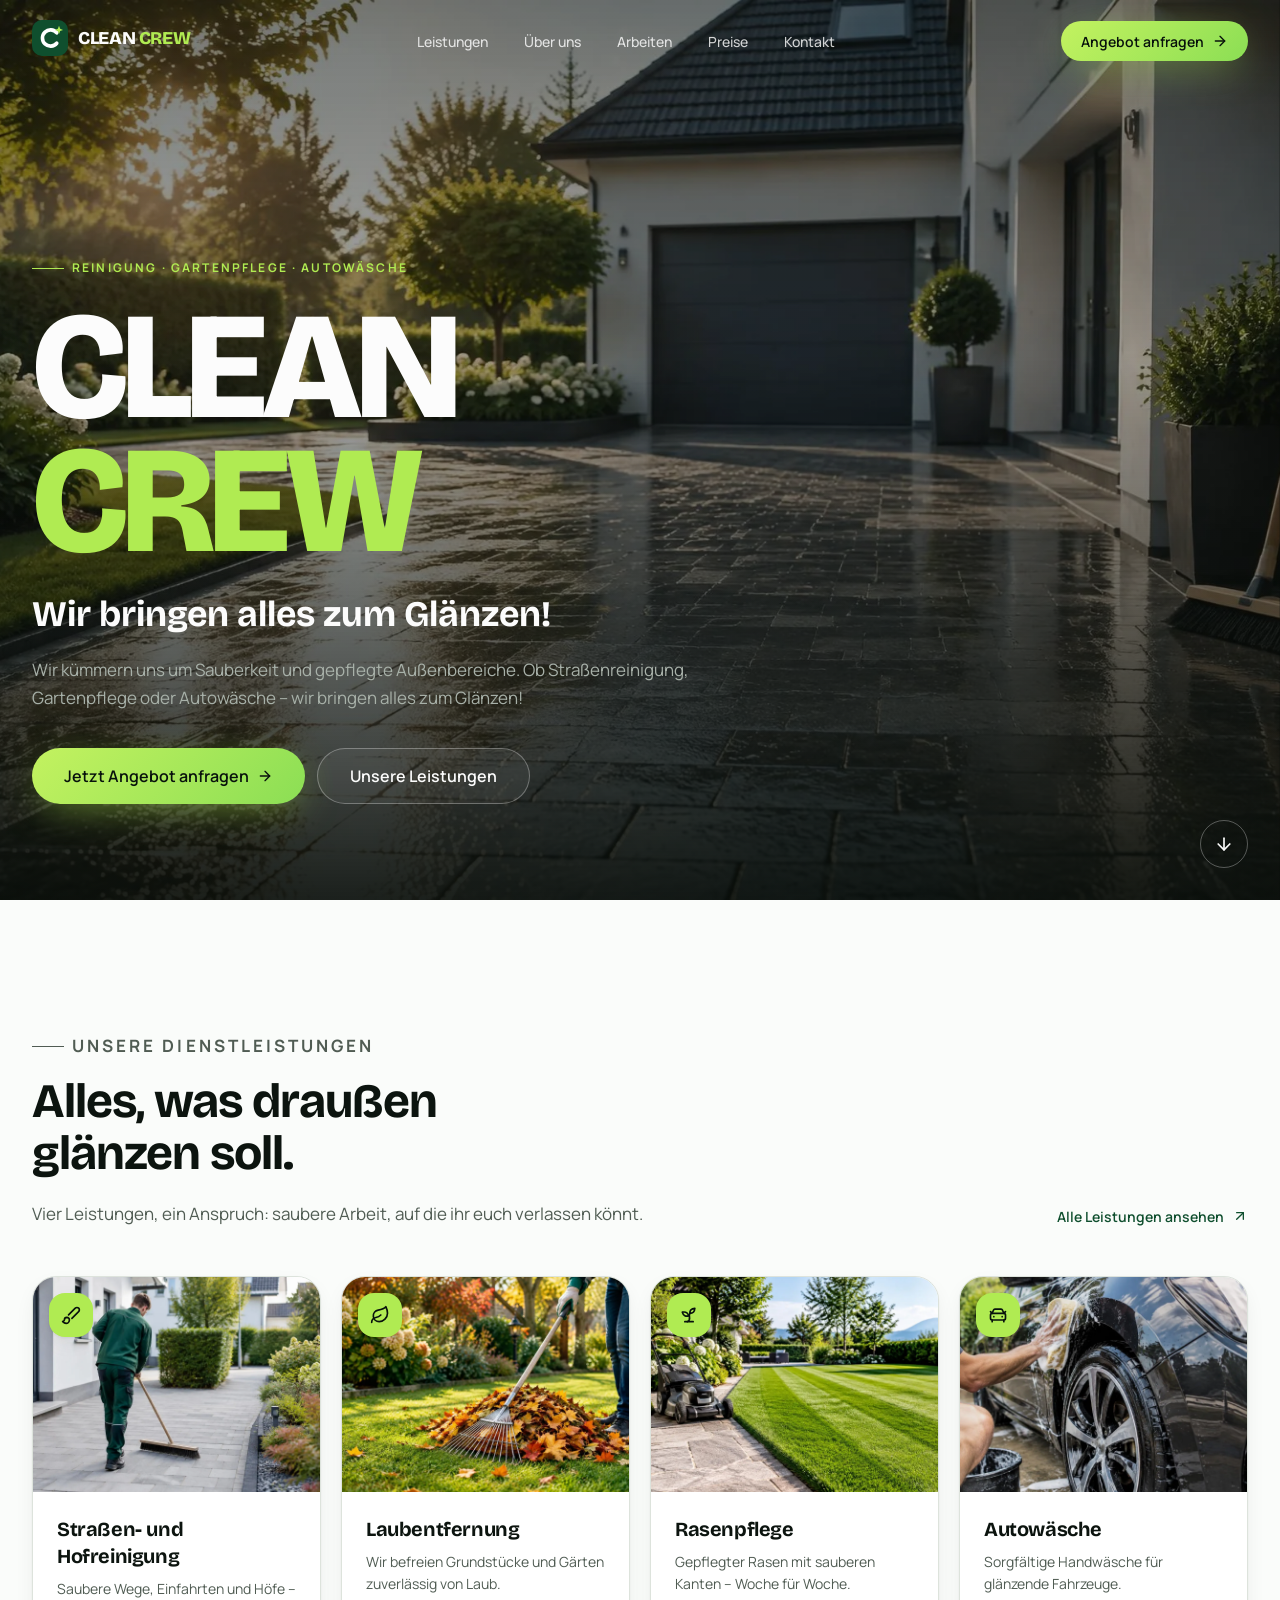
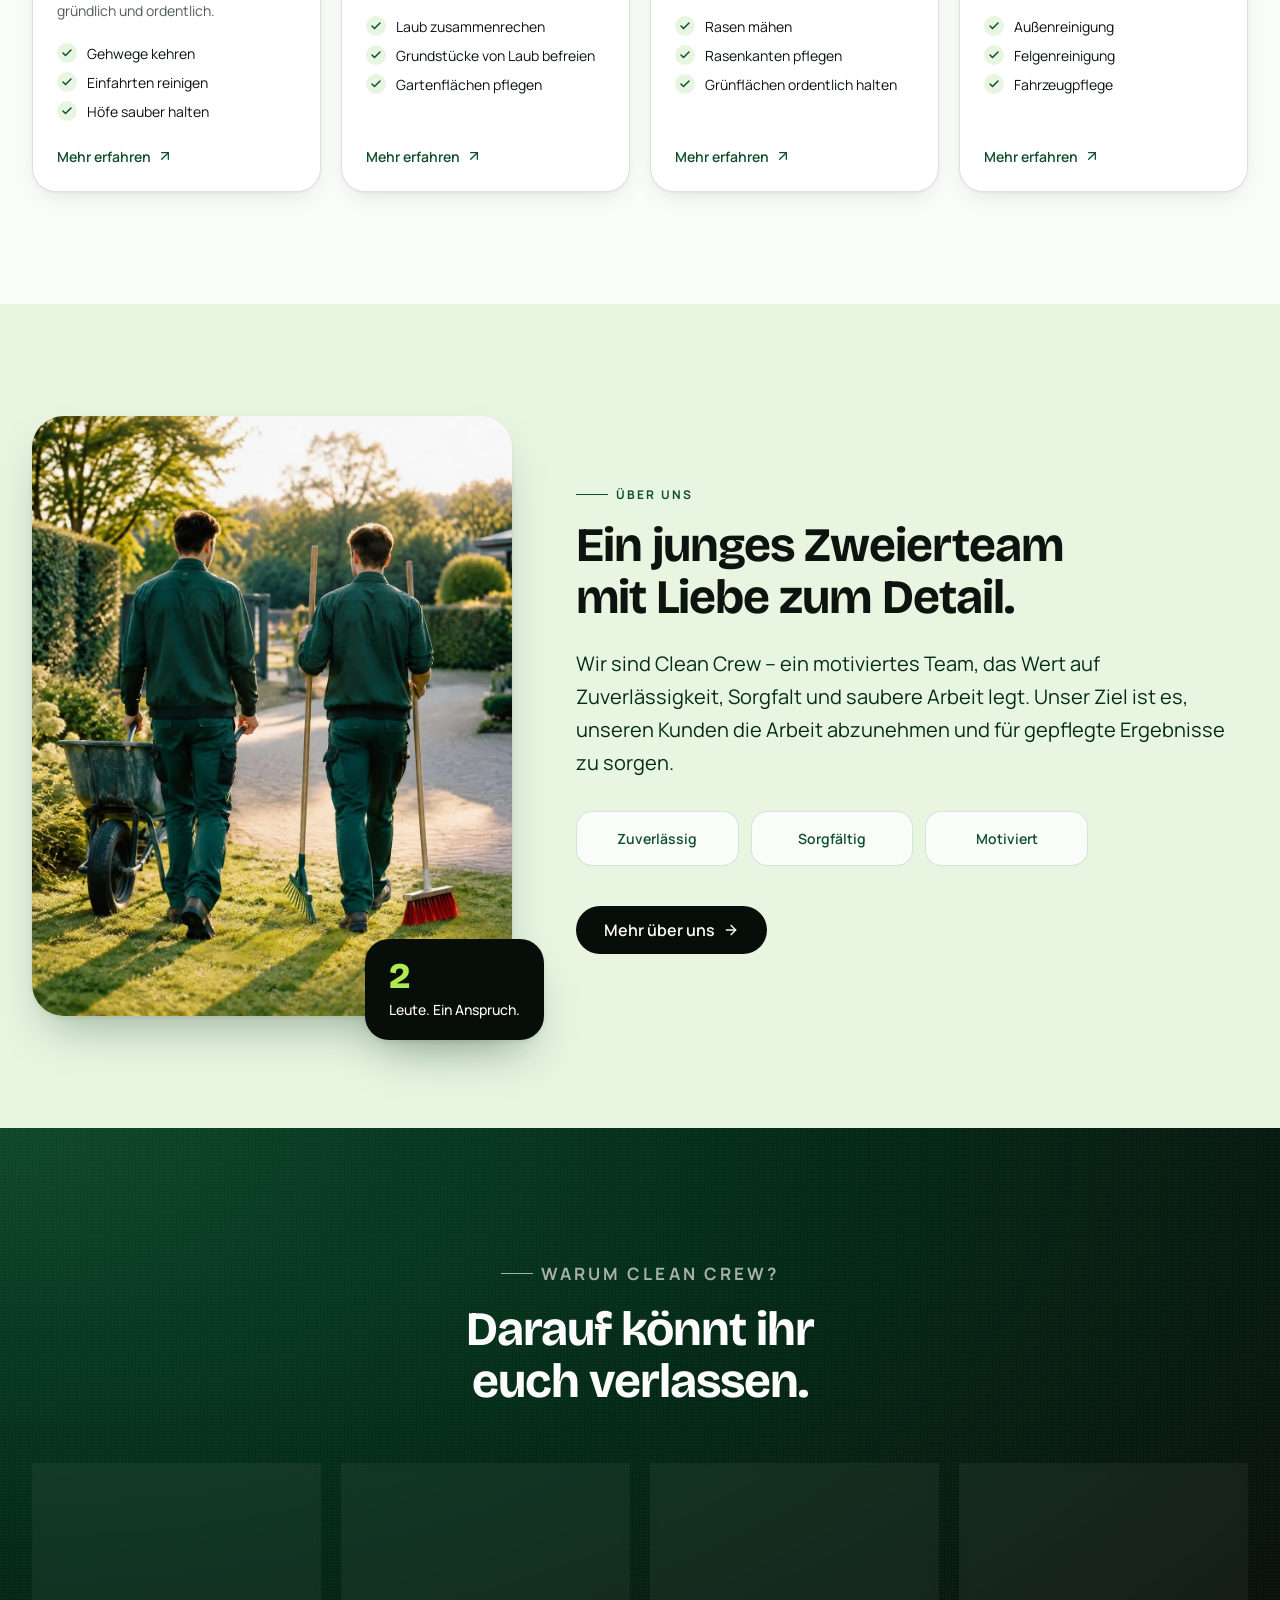
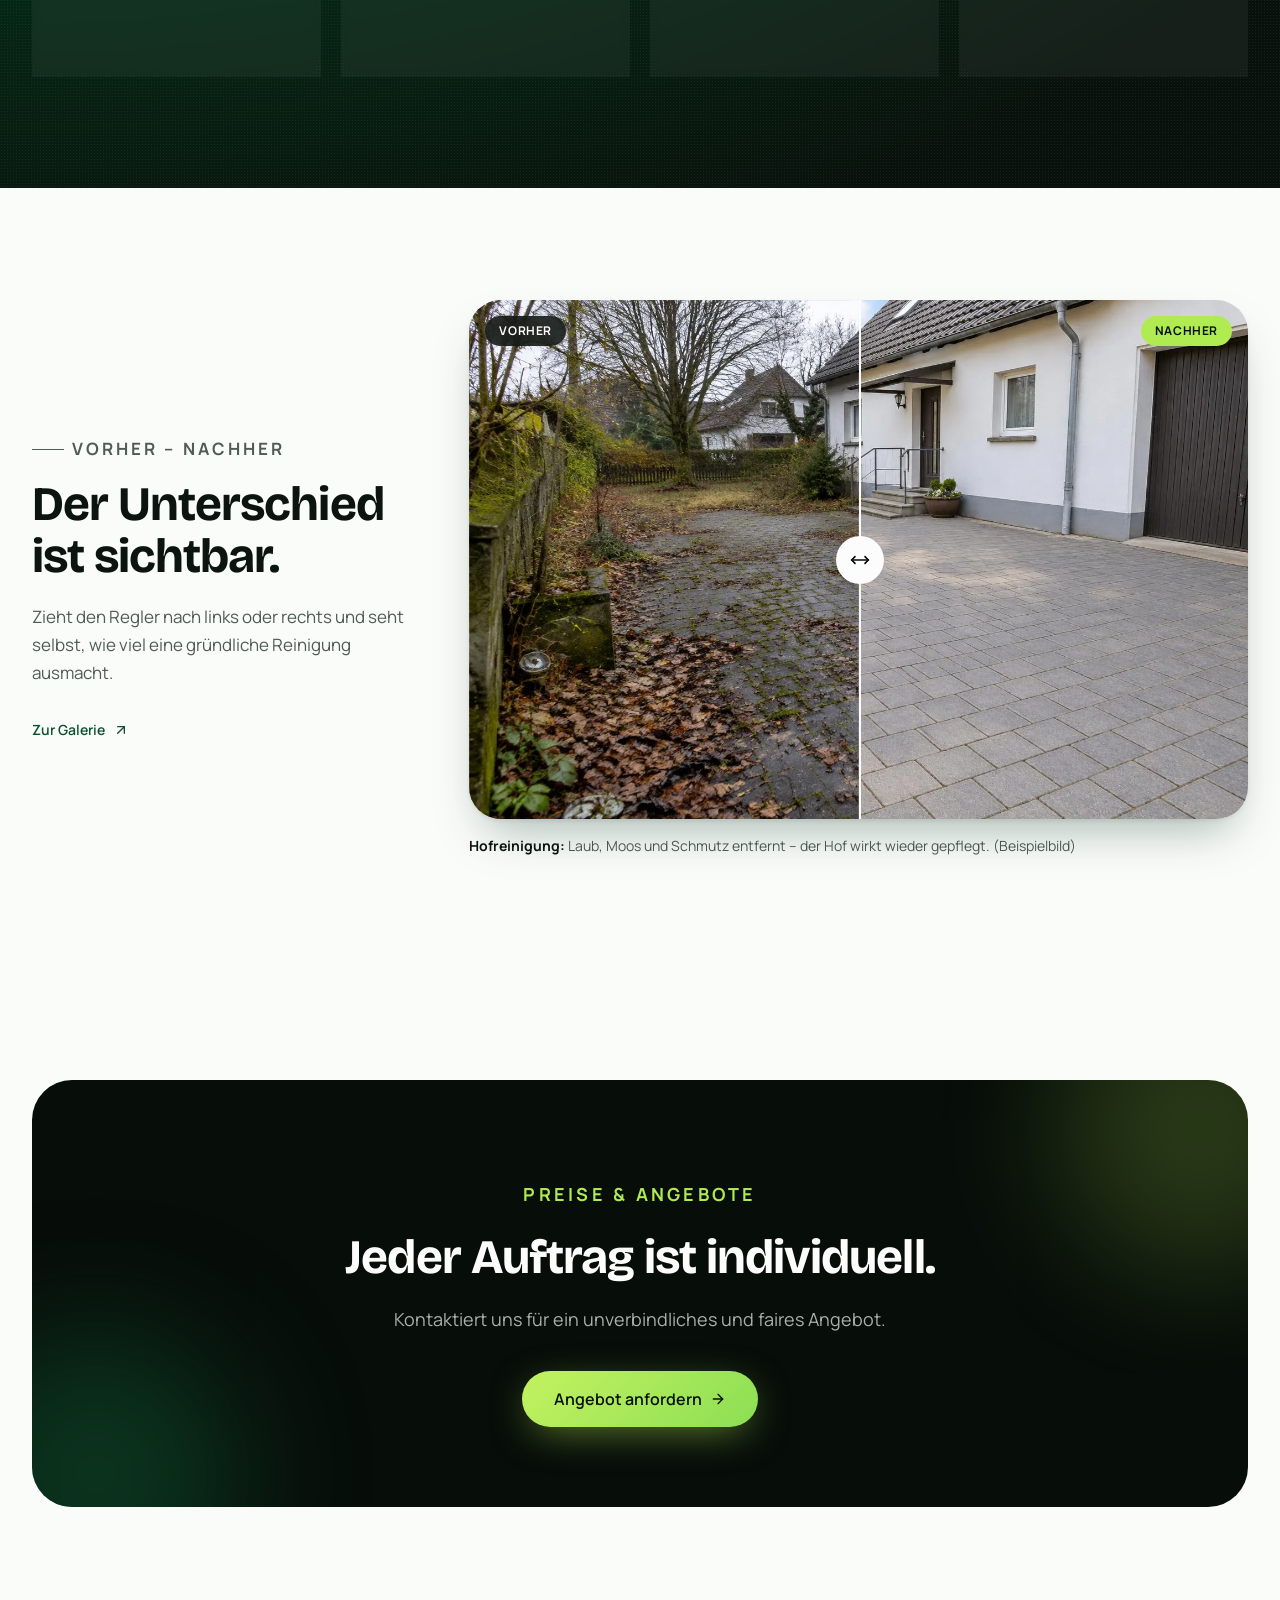
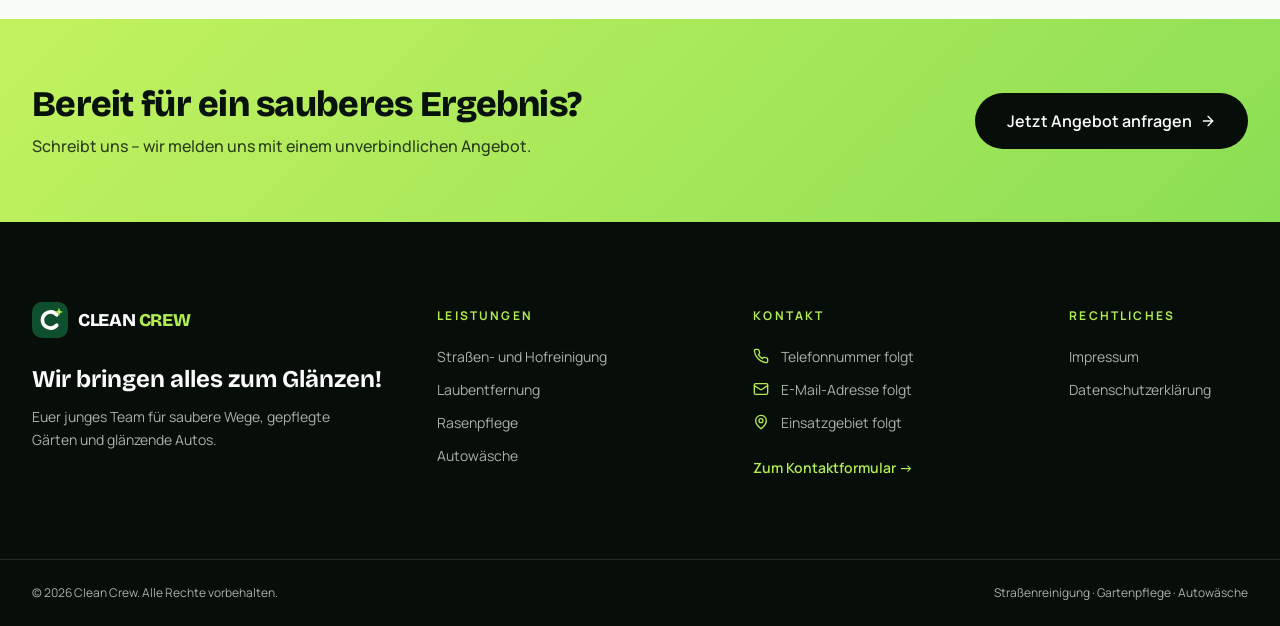
<file: index.html>
<!doctype html>
<html lang="de" class="no-js">
<head>
<meta charset="utf-8">
<meta name="viewport" content="width=device-width, initial-scale=1">
<title>Clean Crew – Hofreinigung, Gartenpflege &amp; Autowäsche</title>
<meta name="description" content="Clean Crew kümmert sich um Sauberkeit und gepflegte Außenbereiche: Straßen- und Hofreinigung, Laubentfernung, Rasenpflege und Autowäsche. Jetzt Angebot anfragen.">

<meta name="author" content="Clean Crew">
<meta name="theme-color" content="#0f1a14">
<meta property="og:site_name" content="Clean Crew">
<meta property="og:locale" content="de_DE">
<meta property="og:type" content="website">
<meta property="og:title" content="Clean Crew – Hofreinigung, Gartenpflege &amp; Autowäsche">
<meta property="og:description" content="Clean Crew kümmert sich um Sauberkeit und gepflegte Außenbereiche: Straßen- und Hofreinigung, Laubentfernung, Rasenpflege und Autowäsche. Jetzt Angebot anfragen.">
<meta property="og:image" content="img/hero.webp">
<meta name="twitter:card" content="summary_large_image">
<link rel="icon" href="favicon.svg" type="image/svg+xml">
<link rel="icon" href="favicon.ico" sizes="any">
<link rel="preconnect" href="https://fonts.googleapis.com">
<link rel="preconnect" href="https://fonts.gstatic.com" crossorigin>
<link rel="stylesheet" href="https://fonts.googleapis.com/css2?family=Bricolage+Grotesque:opsz,wght@12..96,600;12..96,700;12..96,800&family=Manrope:wght@400;500;600;700&display=swap">
<link rel="stylesheet" href="style.css">
<script type="application/ld+json">{"@context": "https://schema.org", "@type": "LocalBusiness", "name": "Clean Crew", "slogan": "Wir bringen alles zum Glänzen!", "description": "Wir kümmern uns um Sauberkeit und gepflegte Außenbereiche. Ob Straßenreinigung, Gartenpflege oder Autowäsche – wir bringen alles zum Glänzen!", "makesOffer": [{"@type": "Offer", "itemOffered": {"@type": "Service", "name": "Straßen- und Hofreinigung"}}, {"@type": "Offer", "itemOffered": {"@type": "Service", "name": "Laubentfernung"}}, {"@type": "Offer", "itemOffered": {"@type": "Service", "name": "Rasenpflege"}}, {"@type": "Offer", "itemOffered": {"@type": "Service", "name": "Autowäsche"}}]}</script>
</head>
<body>
<a class="skip-link" href="#inhalt">Zum Inhalt springen</a>
<header class="site-header">
  <div class="container header-inner">
    <a href="index.html" aria-label="Clean Crew – Startseite"><span class="logo"><svg viewBox="0 0 40 40" aria-hidden="true"><rect width="40" height="40" rx="11" style="fill:var(--primary)"/><path d="M27.5 14.2a9 9 0 1 0 0 11.6" fill="none" stroke-width="4" stroke-linecap="round" style="stroke:#fff"/><path class="spark" d="M30 6.5l1.3 3.2 3.2 1.3-3.2 1.3L30 15.5l-1.3-3.2-3.2-1.3 3.2-1.3z" style="fill:var(--accent)"/></svg><span>CLEAN <em>CREW</em></span></span></a>
    <nav class="main-nav" aria-label="Hauptnavigation"><a href="leistungen.html">Leistungen</a><a href="ueber-uns.html">Über uns</a><a href="arbeiten.html">Arbeiten</a><a href="preise.html">Preise</a><a href="kontakt.html">Kontakt</a></nav>
    <div class="header-actions">
      <a class="btn btn-hero header-cta" href="kontakt.html">Angebot anfragen <svg class="icon" viewBox="0 0 24 24" aria-hidden="true"><path d="M5 12h14"/><path d="m12 5 7 7-7 7"/></svg></a>
      <button class="btn btn-icon btn-outline-light menu-btn" aria-label="Menü öffnen" aria-expanded="false" aria-controls="mobile-menu"><svg class="icon" viewBox="0 0 24 24" aria-hidden="true"><path d="M4 12h16"/><path d="M4 6h16"/><path d="M4 18h16"/></svg></button>
    </div>
  </div>
</header>
<div class="mobile-menu" id="mobile-menu" aria-hidden="true">
  <div class="backdrop" data-close></div>
  <div class="panel" role="dialog" aria-modal="true" aria-label="Menü">
    <span class="logo"><svg viewBox="0 0 40 40" aria-hidden="true"><rect width="40" height="40" rx="11" style="fill:var(--primary)"/><path d="M27.5 14.2a9 9 0 1 0 0 11.6" fill="none" stroke-width="4" stroke-linecap="round" style="stroke:#fff"/><path class="spark" d="M30 6.5l1.3 3.2 3.2 1.3-3.2 1.3L30 15.5l-1.3-3.2-3.2-1.3 3.2-1.3z" style="fill:var(--accent)"/></svg><span>CLEAN <em>CREW</em></span></span>
    <button class="btn btn-icon btn-outline-light close" data-close aria-label="Menü schließen"><svg class="icon" viewBox="0 0 24 24" aria-hidden="true"><path d="M18 6 6 18"/><path d="m6 6 12 12"/></svg></button>
    <nav aria-label="Mobile Navigation"><a href="index.html" aria-current="page">Start</a><a href="leistungen.html">Leistungen</a><a href="ueber-uns.html">Über uns</a><a href="arbeiten.html">Arbeiten</a><a href="preise.html">Preise</a><a href="kontakt.html">Kontakt</a></nav>
    <a class="btn btn-lg btn-hero" href="kontakt.html">Jetzt Angebot anfragen <svg class="icon" viewBox="0 0 24 24" aria-hidden="true"><path d="M5 12h14"/><path d="m12 5 7 7-7 7"/></svg></a>
  </div>
</div>
<main id="inhalt">

<section class="hero">
  <img src="img/hero.webp" alt="Frisch gereinigte, glänzende Einfahrt vor einem gepflegten Haus" width="1920" height="1088" fetchpriority="high" decoding="async">
  <div class="overlay" aria-hidden="true"></div>
  <div class="container">
    <div class="hero-content">
      <p class="eyebrow lime anim-in" style="animation-delay:100ms">Reinigung · Gartenpflege · Autowäsche</p>
      <h1 class="anim-in" style="animation-delay:200ms">CLEAN<br><span class="accent">CREW</span></h1>
      <p class="slogan anim-in" style="animation-delay:350ms">Wir bringen alles zum Glänzen!</p>
      <p class="intro anim-in" style="animation-delay:450ms">Wir kümmern uns um Sauberkeit und gepflegte Außenbereiche. Ob Straßenreinigung, Gartenpflege oder Autowäsche – wir bringen alles zum Glänzen!</p>
      <div class="actions anim-in" style="animation-delay:550ms">
        <a class="btn btn-xl btn-hero" href="kontakt.html">Jetzt Angebot anfragen <svg class="icon" viewBox="0 0 24 24" aria-hidden="true"><path d="M5 12h14"/><path d="m12 5 7 7-7 7"/></svg></a>
        <a class="btn btn-xl btn-outline-light" href="leistungen.html">Unsere Leistungen</a>
      </div>
    </div>
  </div>
  <a class="scroll-down" href="#leistungen-start" aria-label="Nach unten scrollen"><svg class="icon" viewBox="0 0 24 24" aria-hidden="true"><path d="M12 5v14"/><path d="m19 12-7 7-7-7"/></svg></a>
</section>
<section class="section" id="leistungen-start" aria-labelledby="leistungen-titel">
  <div class="container">
    <div class="head-row">
      <div class="reveal heading"><p class="eyebrow">Unsere Dienstleistungen</p><h2 id="leistungen-titel">Alles, was draußen glänzen soll.</h2><p>Vier Leistungen, ein Anspruch: saubere Arbeit, auf die ihr euch verlassen könnt.</p></div>
      <div class="reveal"><a class="text-link" href="leistungen.html">Alle Leistungen ansehen <svg class="icon" viewBox="0 0 24 24" aria-hidden="true"><path d="M7 7h10v10"/><path d="M7 17 17 7"/></svg></a></div>
    </div>
    <div class="grid-4 mt-12"><div class="reveal"><a class="service-card" href="leistungen.html#hofreinigung"><div class="media"><img src="img/service-hofreinigung.webp" alt="Straßen- und Hofreinigung" width="1200" height="912" loading="lazy" decoding="async"><span class="icon-badge"><svg class="icon" viewBox="0 0 24 24" aria-hidden="true"><path d="m9.06 11.9 8.07-8.06a2.85 2.85 0 1 1 4.03 4.03l-8.06 8.08"/><path d="M7.07 14.94c-1.66 0-3 1.35-3 3.02 0 1.33-2.5 1.52-2 2.02 1.08 1.1 2.49 2.02 4 2.02 2.2 0 4-1.8 4-4.04a3.01 3.01 0 0 0-3-3.02z"/></svg></span></div><div class="body"><h3>Straßen- und Hofreinigung</h3><p class="short">Saubere Wege, Einfahrten und Höfe – gründlich und ordentlich.</p><ul class="checklist"><li><span class="tick"><svg class="icon" viewBox="0 0 24 24" aria-hidden="true"><path d="M20 6 9 17l-5-5"/></svg></span>Gehwege kehren</li><li><span class="tick"><svg class="icon" viewBox="0 0 24 24" aria-hidden="true"><path d="M20 6 9 17l-5-5"/></svg></span>Einfahrten reinigen</li><li><span class="tick"><svg class="icon" viewBox="0 0 24 24" aria-hidden="true"><path d="M20 6 9 17l-5-5"/></svg></span>Höfe sauber halten</li></ul><span class="more">Mehr erfahren <svg class="icon" viewBox="0 0 24 24" aria-hidden="true"><path d="M7 7h10v10"/><path d="M7 17 17 7"/></svg></span></div></a></div><div class="reveal" style="--d:90ms"><a class="service-card" href="leistungen.html#laubentfernung"><div class="media"><img src="img/service-laub.webp" alt="Laubentfernung" width="1200" height="912" loading="lazy" decoding="async"><span class="icon-badge"><svg class="icon" viewBox="0 0 24 24" aria-hidden="true"><path d="M11 20A7 7 0 0 1 9.8 6.1C15.5 5 17 4.48 19 2c1 2 2 4.18 2 8 0 5.5-4.78 10-10 10Z"/><path d="M2 21c0-3 1.85-5.36 5.08-6C9.5 14.52 12 13 13 12"/></svg></span></div><div class="body"><h3>Laubentfernung</h3><p class="short">Wir befreien Grundstücke und Gärten zuverlässig von Laub.</p><ul class="checklist"><li><span class="tick"><svg class="icon" viewBox="0 0 24 24" aria-hidden="true"><path d="M20 6 9 17l-5-5"/></svg></span>Laub zusammenrechen</li><li><span class="tick"><svg class="icon" viewBox="0 0 24 24" aria-hidden="true"><path d="M20 6 9 17l-5-5"/></svg></span>Grundstücke von Laub befreien</li><li><span class="tick"><svg class="icon" viewBox="0 0 24 24" aria-hidden="true"><path d="M20 6 9 17l-5-5"/></svg></span>Gartenflächen pflegen</li></ul><span class="more">Mehr erfahren <svg class="icon" viewBox="0 0 24 24" aria-hidden="true"><path d="M7 7h10v10"/><path d="M7 17 17 7"/></svg></span></div></a></div><div class="reveal" style="--d:180ms"><a class="service-card" href="leistungen.html#rasenpflege"><div class="media"><img src="img/service-rasen.webp" alt="Rasenpflege" width="1200" height="912" loading="lazy" decoding="async"><span class="icon-badge"><svg class="icon" viewBox="0 0 24 24" aria-hidden="true"><path d="M7 20h10"/><path d="M10 20c5.5-2.5.8-6.4 3-10"/><path d="M9.5 9.4c1.1.8 1.8 2.2 2.3 3.7-2 .4-3.5.4-4.8-.3-1.2-.6-2.3-1.9-3-4.2 2.8-.5 4.4 0 5.5.8z"/><path d="M14.1 6a7 7 0 0 0-1.1 4c1.9-.1 3.3-.6 4.3-1.4 1-1 1.6-2.3 1.7-4.6-2.7.1-4 1-4.9 2z"/></svg></span></div><div class="body"><h3>Rasenpflege</h3><p class="short">Gepflegter Rasen mit sauberen Kanten – Woche für Woche.</p><ul class="checklist"><li><span class="tick"><svg class="icon" viewBox="0 0 24 24" aria-hidden="true"><path d="M20 6 9 17l-5-5"/></svg></span>Rasen mähen</li><li><span class="tick"><svg class="icon" viewBox="0 0 24 24" aria-hidden="true"><path d="M20 6 9 17l-5-5"/></svg></span>Rasenkanten pflegen</li><li><span class="tick"><svg class="icon" viewBox="0 0 24 24" aria-hidden="true"><path d="M20 6 9 17l-5-5"/></svg></span>Grünflächen ordentlich halten</li></ul><span class="more">Mehr erfahren <svg class="icon" viewBox="0 0 24 24" aria-hidden="true"><path d="M7 7h10v10"/><path d="M7 17 17 7"/></svg></span></div></a></div><div class="reveal" style="--d:270ms"><a class="service-card" href="leistungen.html#autowaesche"><div class="media"><img src="img/service-autowaesche.webp" alt="Autowäsche" width="1200" height="912" loading="lazy" decoding="async"><span class="icon-badge"><svg class="icon" viewBox="0 0 24 24" aria-hidden="true"><path d="m21 8-2 2-1.5-3.7A2 2 0 0 0 15.646 5H8.4a2 2 0 0 0-1.903 1.257L5 10 3 8"/><path d="M7 14h.01"/><path d="M17 14h.01"/><rect width="18" height="8" x="3" y="10" rx="2"/><path d="M5 18v2"/><path d="M19 18v2"/></svg></span></div><div class="body"><h3>Autowäsche</h3><p class="short">Sorgfältige Handwäsche für glänzende Fahrzeuge.</p><ul class="checklist"><li><span class="tick"><svg class="icon" viewBox="0 0 24 24" aria-hidden="true"><path d="M20 6 9 17l-5-5"/></svg></span>Außenreinigung</li><li><span class="tick"><svg class="icon" viewBox="0 0 24 24" aria-hidden="true"><path d="M20 6 9 17l-5-5"/></svg></span>Felgenreinigung</li><li><span class="tick"><svg class="icon" viewBox="0 0 24 24" aria-hidden="true"><path d="M20 6 9 17l-5-5"/></svg></span>Fahrzeugpflege</li></ul><span class="more">Mehr erfahren <svg class="icon" viewBox="0 0 24 24" aria-hidden="true"><path d="M7 7h10v10"/><path d="M7 17 17 7"/></svg></span></div></a></div></div>
  </div>
</section>
<section class="section bg-secondary" aria-labelledby="ueber-uns-titel">
  <div class="container about"><div class="reveal"><div class="photo"><div class="frame"><img src="img/team.webp" alt="Das Clean-Crew-Team mit Schubkarre, Rechen und Besen" width="1200" height="1408" loading="lazy" decoding="async"></div><div class="badge"><strong>2</strong><span>Leute. Ein Anspruch.</span></div></div></div><div class="reveal" style="--d:120ms"><p class="eyebrow">Über uns</p><h2 id="ueber-uns-titel">Ein junges Zweierteam mit Liebe zum Detail.</h2><p class="lead">Wir sind Clean Crew – ein motiviertes Team, das Wert auf Zuverlässigkeit, Sorgfalt und saubere Arbeit legt. Unser Ziel ist es, unseren Kunden die Arbeit abzunehmen und für gepflegte Ergebnisse zu sorgen.</p><div class="values"><div>Zuverlässig</div><div>Sorgfältig</div><div>Motiviert</div></div><a class="btn btn-lg btn-ink" href="ueber-uns.html">Mehr über uns <svg class="icon" viewBox="0 0 24 24" aria-hidden="true"><path d="M5 12h14"/><path d="m12 5 7 7-7 7"/></svg></a></div></div>
</section>
<section class="section bg-forest grain on-dark" aria-labelledby="warum-titel">
  <div class="container relative">
    <div class="reveal heading center"><p class="eyebrow">Warum Clean Crew?</p><h2 id="warum-titel">Darauf könnt ihr euch verlassen.</h2></div>
    <div class="grid-4 mt-14"><div class="reveal"><div class="why-card"><span class="icon-badge"><svg class="icon" viewBox="0 0 24 24" aria-hidden="true"><path d="M20 13c0 5-3.5 7.5-7.66 8.95a1 1 0 0 1-.67-.01C7.5 20.5 4 18 4 13V6a1 1 0 0 1 1-1c2 0 4.5-1.2 6.24-2.72a1.17 1.17 0 0 1 1.52 0C14.51 3.81 17 5 19 5a1 1 0 0 1 1 1z"/><path d="m9 12 2 2 4-4"/></svg></span><h3>Zuverlässig</h3><p>Was wir vereinbaren, halten wir ein – pünktlich und verbindlich.</p></div></div><div class="reveal" style="--d:90ms"><div class="why-card"><span class="icon-badge"><svg class="icon" viewBox="0 0 24 24" aria-hidden="true"><path d="M9.937 15.5A2 2 0 0 0 8.5 14.063l-6.135-1.582a.5.5 0 0 1 0-.962L8.5 9.936A2 2 0 0 0 9.937 8.5l1.582-6.135a.5.5 0 0 1 .963 0L14.063 8.5A2 2 0 0 0 15.5 9.937l6.135 1.581a.5.5 0 0 1 0 .964L15.5 14.063a2 2 0 0 0-1.437 1.437l-1.582 6.135a.5.5 0 0 1-.963 0z"/><path d="M20 3v4"/><path d="M22 5h-4"/><path d="M4 17v2"/><path d="M5 18H3"/></svg></span><h3>Sorgfältig</h3><p>Wir arbeiten gründlich und achten auf jedes Detail.</p></div></div><div class="reveal" style="--d:180ms"><div class="why-card"><span class="icon-badge"><svg class="icon" viewBox="0 0 24 24" aria-hidden="true"><path d="M21 7.5V6a2 2 0 0 0-2-2H5a2 2 0 0 0-2 2v14a2 2 0 0 0 2 2h3.5"/><path d="M16 2v4"/><path d="M8 2v4"/><path d="M3 10h5"/><path d="M17.5 17.5 16 16.3V14"/><circle cx="16" cy="16" r="6"/></svg></span><h3>Flexibel</h3><p>Einmalig oder regelmäßig – wir richten uns nach euren Wünschen.</p></div></div><div class="reveal" style="--d:270ms"><div class="why-card"><span class="icon-badge"><svg class="icon" viewBox="0 0 24 24" aria-hidden="true"><path d="M11 15h2a2 2 0 1 0 0-4h-3c-.6 0-1.1.2-1.4.6L3 17"/><path d="m7 21 1.6-1.4c.3-.4.8-.6 1.4-.6h4c1.1 0 2.1-.4 2.8-1.2l4.6-4.4a2 2 0 0 0-2.75-2.91l-4.2 3.9"/><path d="m2 16 6 6"/><circle cx="16" cy="9" r="2.9"/><circle cx="6" cy="5" r="3"/></svg></span><h3>Faire Preise</h3><p>Individuelle, faire Angebote – abgestimmt auf euren Auftrag.</p></div></div></div>
  </div>
</section>
<section class="section" aria-labelledby="vorher-nachher-titel">
  <div class="container ba-section">
    <div><div class="reveal heading"><p class="eyebrow">Vorher – Nachher</p><h2 id="vorher-nachher-titel">Der Unterschied ist sichtbar.</h2><p>Zieht den Regler nach links oder rechts und seht selbst, wie viel eine gründliche Reinigung ausmacht.</p></div><div class="reveal" style="--d:100ms"><a class="text-link" href="arbeiten.html" style="margin-top:2rem">Zur Galerie <svg class="icon" viewBox="0 0 24 24" aria-hidden="true"><path d="M7 7h10v10"/><path d="M7 17 17 7"/></svg></a></div></div>
    <div class="reveal" style="--d:120ms"><div class="ba"><img src="img/nachher-hof.webp" alt="Hofreinigung – nachher" width="1408" height="944" loading="lazy" decoding="async"><img src="img/vorher-hof.webp" alt="Hofreinigung – vorher" width="1408" height="944" loading="lazy" decoding="async" class="before"><span class="tag l">Vorher</span><span class="tag r">Nachher</span><div class="line" aria-hidden="true"><span class="knob"><svg class="icon" viewBox="0 0 24 24" aria-hidden="true"><path d="m18 8 4 4-4 4"/><path d="M2 12h20"/><path d="m6 8-4 4 4 4"/></svg></span></div><label class="sr-only" for="ba-range">Vorher-Nachher-Regler für Hofreinigung</label><input id="ba-range" type="range" min="0" max="100" value="50"></div><p class="ba-caption"><strong>Hofreinigung:</strong> Laub, Moos und Schmutz entfernt – der Hof wirkt wieder gepflegt. (Beispielbild)</p></div>
  </div>
</section>
<section class="section" aria-labelledby="preise-titel">
  <div class="container"><div class="reveal"><div class="price-box"><div class="blob a" aria-hidden="true"></div><div class="blob b" aria-hidden="true"></div><div class="relative"><p class="eyebrow">Preise &amp; Angebote</p><h2 id="preise-titel">Jeder Auftrag ist individuell.</h2><p>Kontaktiert uns für ein unverbindliches und faires Angebot.</p><a class="btn btn-xl btn-hero" href="kontakt.html">Angebot anfordern <svg class="icon" viewBox="0 0 24 24" aria-hidden="true"><path d="M5 12h14"/><path d="m12 5 7 7-7 7"/></svg></a></div></div></div></div>
</section>
<section class="bg-lime cta-band">
  <div class="container">
    <div class="reveal"><h2>Bereit für ein sauberes Ergebnis?</h2><p>Schreibt uns – wir melden uns mit einem unverbindlichen Angebot.</p></div>
    <div class="reveal" style="--d:100ms"><a class="btn btn-xl btn-ink" href="kontakt.html">Jetzt Angebot anfragen <svg class="icon" viewBox="0 0 24 24" aria-hidden="true"><path d="M5 12h14"/><path d="m12 5 7 7-7 7"/></svg></a></div>
  </div>
</section>
</main>
<footer class="site-footer">
  <div class="container footer-grid">
    <div>
      <span class="logo"><svg viewBox="0 0 40 40" aria-hidden="true"><rect width="40" height="40" rx="11" style="fill:var(--primary)"/><path d="M27.5 14.2a9 9 0 1 0 0 11.6" fill="none" stroke-width="4" stroke-linecap="round" style="stroke:#fff"/><path class="spark" d="M30 6.5l1.3 3.2 3.2 1.3-3.2 1.3L30 15.5l-1.3-3.2-3.2-1.3 3.2-1.3z" style="fill:var(--accent)"/></svg><span>CLEAN <em>CREW</em></span></span>
      <p class="slogan">Wir bringen alles zum Glänzen!</p>
      <p class="tagline">Euer junges Team für saubere Wege, gepflegte Gärten und glänzende Autos.</p>
    </div>
    <div><h3 class="eyebrow">Leistungen</h3><ul><li><a href="leistungen.html#hofreinigung">Straßen- und Hofreinigung</a></li><li><a href="leistungen.html#laubentfernung">Laubentfernung</a></li><li><a href="leistungen.html#rasenpflege">Rasenpflege</a></li><li><a href="leistungen.html#autowaesche">Autowäsche</a></li></ul></div>
    <div>
      <h3 class="eyebrow">Kontakt</h3>
      <ul>
        <li class="ic"><svg class="icon" viewBox="0 0 24 24" aria-hidden="true"><path d="M22 16.92v3a2 2 0 0 1-2.18 2 19.79 19.79 0 0 1-8.63-3.07 19.5 19.5 0 0 1-6-6 19.79 19.79 0 0 1-3.07-8.67A2 2 0 0 1 4.11 2h3a2 2 0 0 1 2 1.72 12.84 12.84 0 0 0 .7 2.81 2 2 0 0 1-.45 2.11L8.09 9.91a16 16 0 0 0 6 6l1.27-1.27a2 2 0 0 1 2.11-.45 12.84 12.84 0 0 0 2.81.7A2 2 0 0 1 22 16.92z"/></svg><span data-contact="phone"></span></li>
        <li class="ic"><svg class="icon" viewBox="0 0 24 24" aria-hidden="true"><rect width="20" height="16" x="2" y="4" rx="2"/><path d="m22 7-8.97 5.7a1.94 1.94 0 0 1-2.06 0L2 7"/></svg><span data-contact="email"></span></li>
        <li class="ic"><svg class="icon" viewBox="0 0 24 24" aria-hidden="true"><path d="M20 10c0 6-8 12-8 12s-8-6-8-12a8 8 0 0 1 16 0Z"/><circle cx="12" cy="10" r="3"/></svg><span data-contact="area"></span></li>
      </ul>
      <a class="to-form" href="kontakt.html">Zum Kontaktformular →</a>
    </div>
    <div>
      <h3 class="eyebrow">Rechtliches</h3>
      <ul><li><a href="impressum.html">Impressum</a></li><li><a href="datenschutz.html">Datenschutzerklärung</a></li></ul>
    </div>
  </div>
  <div class="footer-bottom"><div class="container">
    <p>© <span id="year">2026</span> Clean Crew. Alle Rechte vorbehalten.</p>
    <p>Straßenreinigung · Gartenpflege · Autowäsche</p>
  </div></div>
</footer>
<a class="wa-float" data-whatsapp hidden target="_blank" rel="noopener noreferrer" aria-label="Per WhatsApp schreiben"><svg class="icon" viewBox="0 0 24 24" aria-hidden="true"><path d="M7.9 20A9 9 0 1 0 4 16.1L2 22Z"/></svg><span>WhatsApp</span></a>
<script>document.getElementById("year").textContent = new Date().getFullYear();</script>
<script src="config.js"></script>
<script src="main.js"></script>
</body>
</html>
</file>
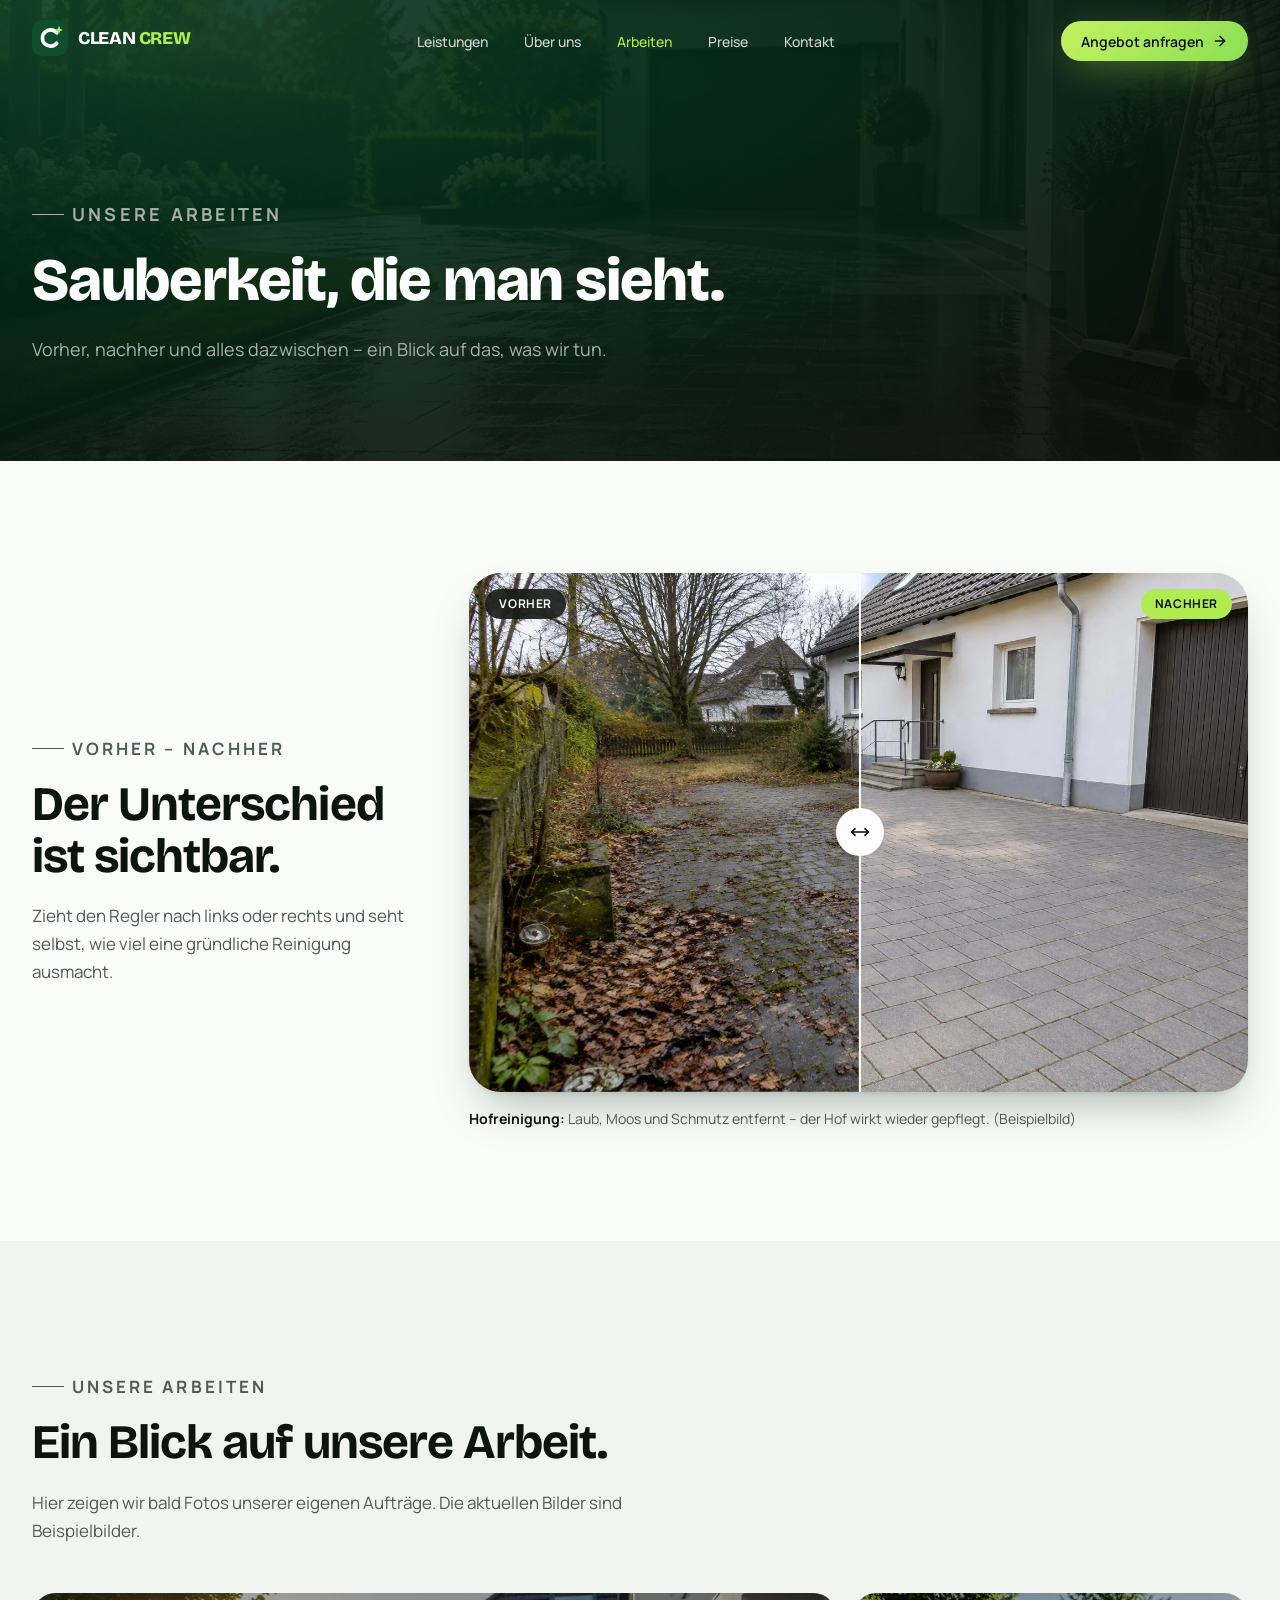
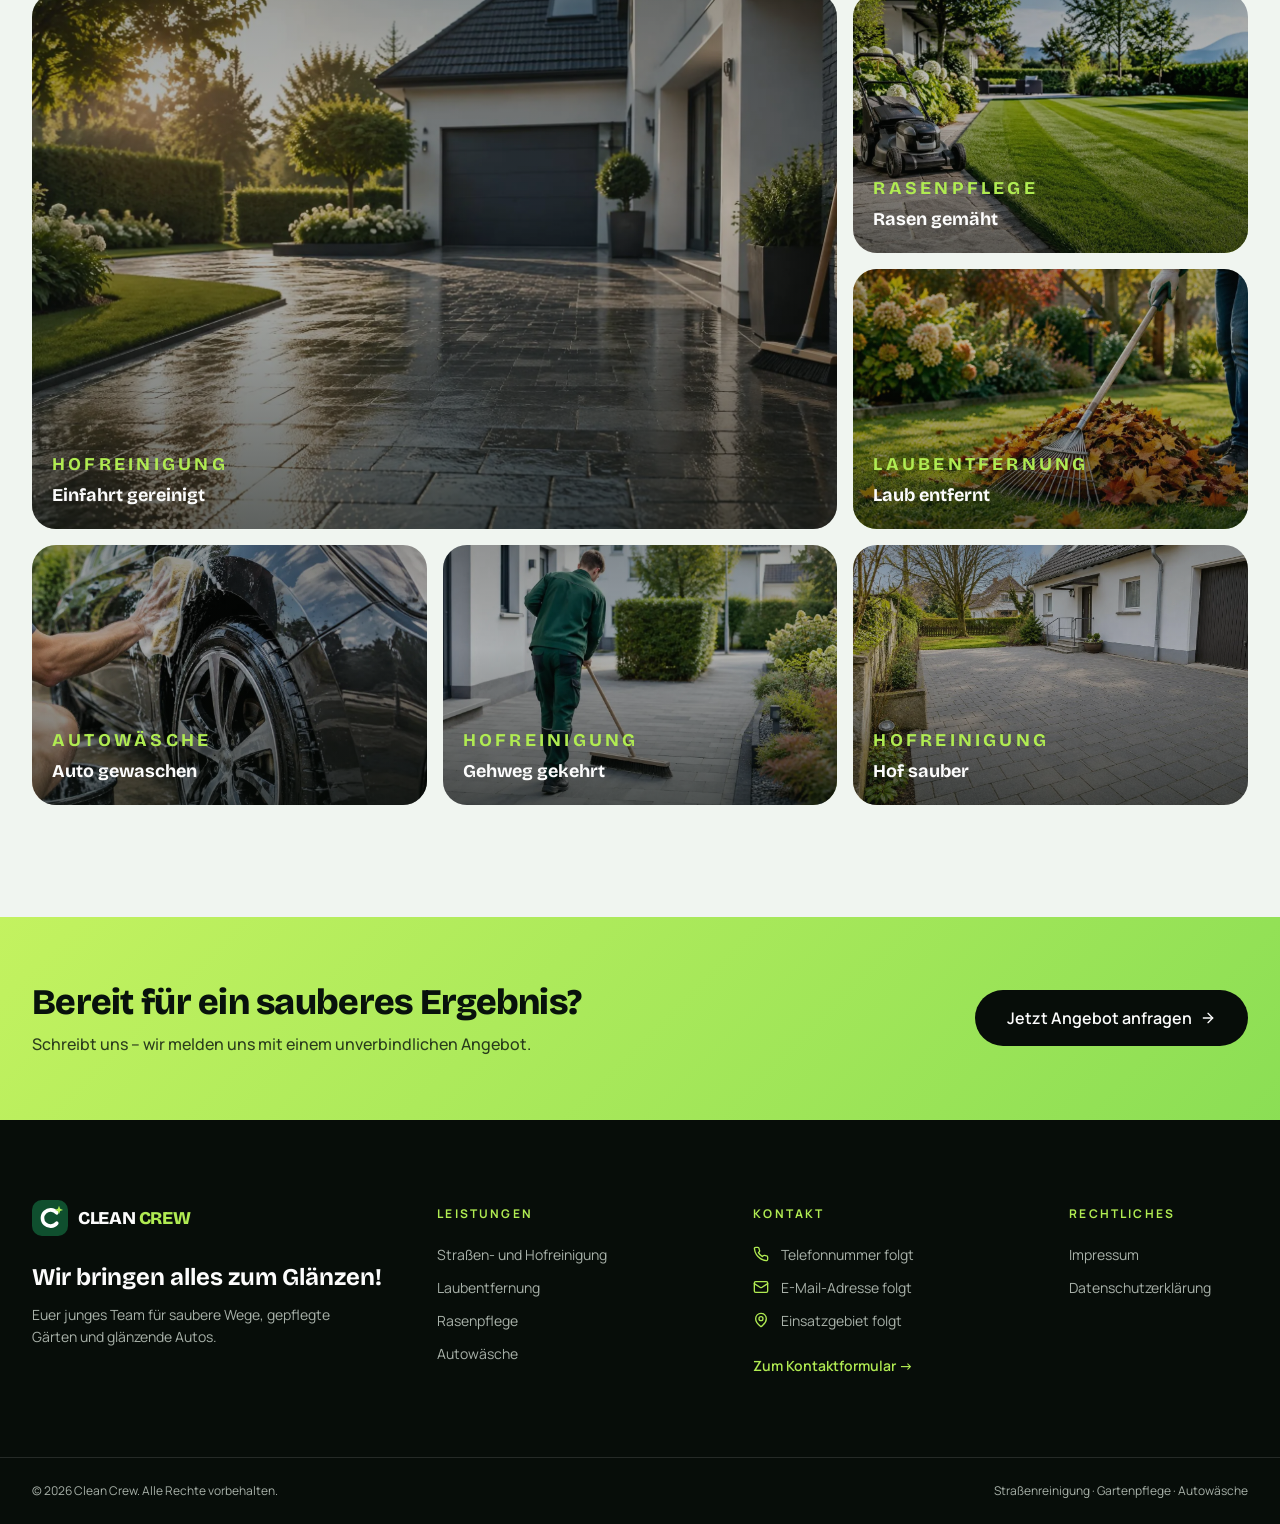
<file: arbeiten.html>
<!doctype html>
<html lang="de" class="no-js">
<head>
<meta charset="utf-8">
<meta name="viewport" content="width=device-width, initial-scale=1">
<title>Unsere Arbeiten – Galerie &amp; Vorher-Nachher | Clean Crew</title>
<meta name="description" content="Eindrücke unserer Arbeit: Hofreinigung, Laubentfernung, Rasenpflege und Autowäsche im Vorher-Nachher-Vergleich.">

<meta name="author" content="Clean Crew">
<meta name="theme-color" content="#0f1a14">
<meta property="og:site_name" content="Clean Crew">
<meta property="og:locale" content="de_DE">
<meta property="og:type" content="website">
<meta property="og:title" content="Unsere Arbeiten – Galerie &amp; Vorher-Nachher | Clean Crew">
<meta property="og:description" content="Eindrücke unserer Arbeit: Hofreinigung, Laubentfernung, Rasenpflege und Autowäsche im Vorher-Nachher-Vergleich.">
<meta property="og:image" content="img/hero.webp">
<meta name="twitter:card" content="summary_large_image">
<link rel="icon" href="favicon.svg" type="image/svg+xml">
<link rel="icon" href="favicon.ico" sizes="any">
<link rel="preconnect" href="https://fonts.googleapis.com">
<link rel="preconnect" href="https://fonts.gstatic.com" crossorigin>
<link rel="stylesheet" href="https://fonts.googleapis.com/css2?family=Bricolage+Grotesque:opsz,wght@12..96,600;12..96,700;12..96,800&family=Manrope:wght@400;500;600;700&display=swap">
<link rel="stylesheet" href="style.css">

</head>
<body>
<a class="skip-link" href="#inhalt">Zum Inhalt springen</a>
<header class="site-header">
  <div class="container header-inner">
    <a href="index.html" aria-label="Clean Crew – Startseite"><span class="logo"><svg viewBox="0 0 40 40" aria-hidden="true"><rect width="40" height="40" rx="11" style="fill:var(--primary)"/><path d="M27.5 14.2a9 9 0 1 0 0 11.6" fill="none" stroke-width="4" stroke-linecap="round" style="stroke:#fff"/><path class="spark" d="M30 6.5l1.3 3.2 3.2 1.3-3.2 1.3L30 15.5l-1.3-3.2-3.2-1.3 3.2-1.3z" style="fill:var(--accent)"/></svg><span>CLEAN <em>CREW</em></span></span></a>
    <nav class="main-nav" aria-label="Hauptnavigation"><a href="leistungen.html">Leistungen</a><a href="ueber-uns.html">Über uns</a><a href="arbeiten.html" aria-current="page">Arbeiten</a><a href="preise.html">Preise</a><a href="kontakt.html">Kontakt</a></nav>
    <div class="header-actions">
      <a class="btn btn-hero header-cta" href="kontakt.html">Angebot anfragen <svg class="icon" viewBox="0 0 24 24" aria-hidden="true"><path d="M5 12h14"/><path d="m12 5 7 7-7 7"/></svg></a>
      <button class="btn btn-icon btn-outline-light menu-btn" aria-label="Menü öffnen" aria-expanded="false" aria-controls="mobile-menu"><svg class="icon" viewBox="0 0 24 24" aria-hidden="true"><path d="M4 12h16"/><path d="M4 6h16"/><path d="M4 18h16"/></svg></button>
    </div>
  </div>
</header>
<div class="mobile-menu" id="mobile-menu" aria-hidden="true">
  <div class="backdrop" data-close></div>
  <div class="panel" role="dialog" aria-modal="true" aria-label="Menü">
    <span class="logo"><svg viewBox="0 0 40 40" aria-hidden="true"><rect width="40" height="40" rx="11" style="fill:var(--primary)"/><path d="M27.5 14.2a9 9 0 1 0 0 11.6" fill="none" stroke-width="4" stroke-linecap="round" style="stroke:#fff"/><path class="spark" d="M30 6.5l1.3 3.2 3.2 1.3-3.2 1.3L30 15.5l-1.3-3.2-3.2-1.3 3.2-1.3z" style="fill:var(--accent)"/></svg><span>CLEAN <em>CREW</em></span></span>
    <button class="btn btn-icon btn-outline-light close" data-close aria-label="Menü schließen"><svg class="icon" viewBox="0 0 24 24" aria-hidden="true"><path d="M18 6 6 18"/><path d="m6 6 12 12"/></svg></button>
    <nav aria-label="Mobile Navigation"><a href="index.html">Start</a><a href="leistungen.html">Leistungen</a><a href="ueber-uns.html">Über uns</a><a href="arbeiten.html" aria-current="page">Arbeiten</a><a href="preise.html">Preise</a><a href="kontakt.html">Kontakt</a></nav>
    <a class="btn btn-lg btn-hero" href="kontakt.html">Jetzt Angebot anfragen <svg class="icon" viewBox="0 0 24 24" aria-hidden="true"><path d="M5 12h14"/><path d="m12 5 7 7-7 7"/></svg></a>
  </div>
</div>
<main id="inhalt">

<section class="page-hero">
  <img src="img/hero.webp" alt="" aria-hidden="true" width="1920" height="1088" fetchpriority="high">
  <div class="overlay" aria-hidden="true"></div>
  <div class="container">
    <div class="reveal content"><p class="eyebrow">Unsere Arbeiten</p><h1>Sauberkeit, die man sieht.</h1><p>Vorher, nachher und alles dazwischen – ein Blick auf das, was wir tun.</p></div>
  </div>
</section>
<section class="section" aria-labelledby="vorher-nachher-titel">
  <div class="container ba-section">
    <div><div class="reveal heading"><p class="eyebrow">Vorher – Nachher</p><h2 id="vorher-nachher-titel">Der Unterschied ist sichtbar.</h2><p>Zieht den Regler nach links oder rechts und seht selbst, wie viel eine gründliche Reinigung ausmacht.</p></div></div>
    <div class="reveal" style="--d:120ms"><div class="ba"><img src="img/nachher-hof.webp" alt="Hofreinigung – nachher" width="1408" height="944" loading="lazy" decoding="async"><img src="img/vorher-hof.webp" alt="Hofreinigung – vorher" width="1408" height="944" loading="lazy" decoding="async" class="before"><span class="tag l">Vorher</span><span class="tag r">Nachher</span><div class="line" aria-hidden="true"><span class="knob"><svg class="icon" viewBox="0 0 24 24" aria-hidden="true"><path d="m18 8 4 4-4 4"/><path d="M2 12h20"/><path d="m6 8-4 4 4 4"/></svg></span></div><label class="sr-only" for="ba-range">Vorher-Nachher-Regler für Hofreinigung</label><input id="ba-range" type="range" min="0" max="100" value="50"></div><p class="ba-caption"><strong>Hofreinigung:</strong> Laub, Moos und Schmutz entfernt – der Hof wirkt wieder gepflegt. (Beispielbild)</p></div>
  </div>
</section>
<section class="section bg-muted" aria-labelledby="galerie-titel">
  <div class="container">
    <div class="reveal heading"><p class="eyebrow">Unsere Arbeiten</p><h2 id="galerie-titel">Ein Blick auf unsere Arbeit.</h2><p>Hier zeigen wir bald Fotos unserer eigenen Aufträge. Die aktuellen Bilder sind Beispielbilder.</p></div>
    <div class="gallery mt-12"><figure class="reveal"><img src="img/hero.webp" alt="Frisch gereinigte Einfahrt vor einem Haus" width="1200" height="900" loading="lazy" decoding="async"><div class="shade"></div><figcaption><p class="eyebrow">Hofreinigung</p><p>Einfahrt gereinigt</p></figcaption></figure><figure class="reveal" style="--d:90ms"><img src="img/service-rasen.webp" alt="Frisch gemähter Rasen mit sauberen Kanten" width="1200" height="900" loading="lazy" decoding="async"><div class="shade"></div><figcaption><p class="eyebrow">Rasenpflege</p><p>Rasen gemäht</p></figcaption></figure><figure class="reveal" style="--d:180ms"><img src="img/service-laub.webp" alt="Laub wird auf einem Rasen zusammengerecht" width="1200" height="900" loading="lazy" decoding="async"><div class="shade"></div><figcaption><p class="eyebrow">Laubentfernung</p><p>Laub entfernt</p></figcaption></figure><figure class="reveal"><img src="img/service-autowaesche.webp" alt="Handwäsche eines dunklen Autos mit Felgenreinigung" width="1200" height="900" loading="lazy" decoding="async"><div class="shade"></div><figcaption><p class="eyebrow">Autowäsche</p><p>Auto gewaschen</p></figcaption></figure><figure class="reveal" style="--d:90ms"><img src="img/service-hofreinigung.webp" alt="Gehweg wird mit einem Besen gekehrt" width="1200" height="900" loading="lazy" decoding="async"><div class="shade"></div><figcaption><p class="eyebrow">Hofreinigung</p><p>Gehweg gekehrt</p></figcaption></figure><figure class="reveal" style="--d:180ms"><img src="img/nachher-hof.webp" alt="Sauberer gepflasterter Hof nach der Reinigung" width="1200" height="900" loading="lazy" decoding="async"><div class="shade"></div><figcaption><p class="eyebrow">Hofreinigung</p><p>Hof sauber</p></figcaption></figure></div>
  </div>
</section>
<section class="bg-lime cta-band">
  <div class="container">
    <div class="reveal"><h2>Bereit für ein sauberes Ergebnis?</h2><p>Schreibt uns – wir melden uns mit einem unverbindlichen Angebot.</p></div>
    <div class="reveal" style="--d:100ms"><a class="btn btn-xl btn-ink" href="kontakt.html">Jetzt Angebot anfragen <svg class="icon" viewBox="0 0 24 24" aria-hidden="true"><path d="M5 12h14"/><path d="m12 5 7 7-7 7"/></svg></a></div>
  </div>
</section>
</main>
<footer class="site-footer">
  <div class="container footer-grid">
    <div>
      <span class="logo"><svg viewBox="0 0 40 40" aria-hidden="true"><rect width="40" height="40" rx="11" style="fill:var(--primary)"/><path d="M27.5 14.2a9 9 0 1 0 0 11.6" fill="none" stroke-width="4" stroke-linecap="round" style="stroke:#fff"/><path class="spark" d="M30 6.5l1.3 3.2 3.2 1.3-3.2 1.3L30 15.5l-1.3-3.2-3.2-1.3 3.2-1.3z" style="fill:var(--accent)"/></svg><span>CLEAN <em>CREW</em></span></span>
      <p class="slogan">Wir bringen alles zum Glänzen!</p>
      <p class="tagline">Euer junges Team für saubere Wege, gepflegte Gärten und glänzende Autos.</p>
    </div>
    <div><h3 class="eyebrow">Leistungen</h3><ul><li><a href="leistungen.html#hofreinigung">Straßen- und Hofreinigung</a></li><li><a href="leistungen.html#laubentfernung">Laubentfernung</a></li><li><a href="leistungen.html#rasenpflege">Rasenpflege</a></li><li><a href="leistungen.html#autowaesche">Autowäsche</a></li></ul></div>
    <div>
      <h3 class="eyebrow">Kontakt</h3>
      <ul>
        <li class="ic"><svg class="icon" viewBox="0 0 24 24" aria-hidden="true"><path d="M22 16.92v3a2 2 0 0 1-2.18 2 19.79 19.79 0 0 1-8.63-3.07 19.5 19.5 0 0 1-6-6 19.79 19.79 0 0 1-3.07-8.67A2 2 0 0 1 4.11 2h3a2 2 0 0 1 2 1.72 12.84 12.84 0 0 0 .7 2.81 2 2 0 0 1-.45 2.11L8.09 9.91a16 16 0 0 0 6 6l1.27-1.27a2 2 0 0 1 2.11-.45 12.84 12.84 0 0 0 2.81.7A2 2 0 0 1 22 16.92z"/></svg><span data-contact="phone"></span></li>
        <li class="ic"><svg class="icon" viewBox="0 0 24 24" aria-hidden="true"><rect width="20" height="16" x="2" y="4" rx="2"/><path d="m22 7-8.97 5.7a1.94 1.94 0 0 1-2.06 0L2 7"/></svg><span data-contact="email"></span></li>
        <li class="ic"><svg class="icon" viewBox="0 0 24 24" aria-hidden="true"><path d="M20 10c0 6-8 12-8 12s-8-6-8-12a8 8 0 0 1 16 0Z"/><circle cx="12" cy="10" r="3"/></svg><span data-contact="area"></span></li>
      </ul>
      <a class="to-form" href="kontakt.html">Zum Kontaktformular →</a>
    </div>
    <div>
      <h3 class="eyebrow">Rechtliches</h3>
      <ul><li><a href="impressum.html">Impressum</a></li><li><a href="datenschutz.html">Datenschutzerklärung</a></li></ul>
    </div>
  </div>
  <div class="footer-bottom"><div class="container">
    <p>© <span id="year">2026</span> Clean Crew. Alle Rechte vorbehalten.</p>
    <p>Straßenreinigung · Gartenpflege · Autowäsche</p>
  </div></div>
</footer>
<a class="wa-float" data-whatsapp hidden target="_blank" rel="noopener noreferrer" aria-label="Per WhatsApp schreiben"><svg class="icon" viewBox="0 0 24 24" aria-hidden="true"><path d="M7.9 20A9 9 0 1 0 4 16.1L2 22Z"/></svg><span>WhatsApp</span></a>
<script>document.getElementById("year").textContent = new Date().getFullYear();</script>
<script src="config.js"></script>
<script src="main.js"></script>
</body>
</html>
</file>
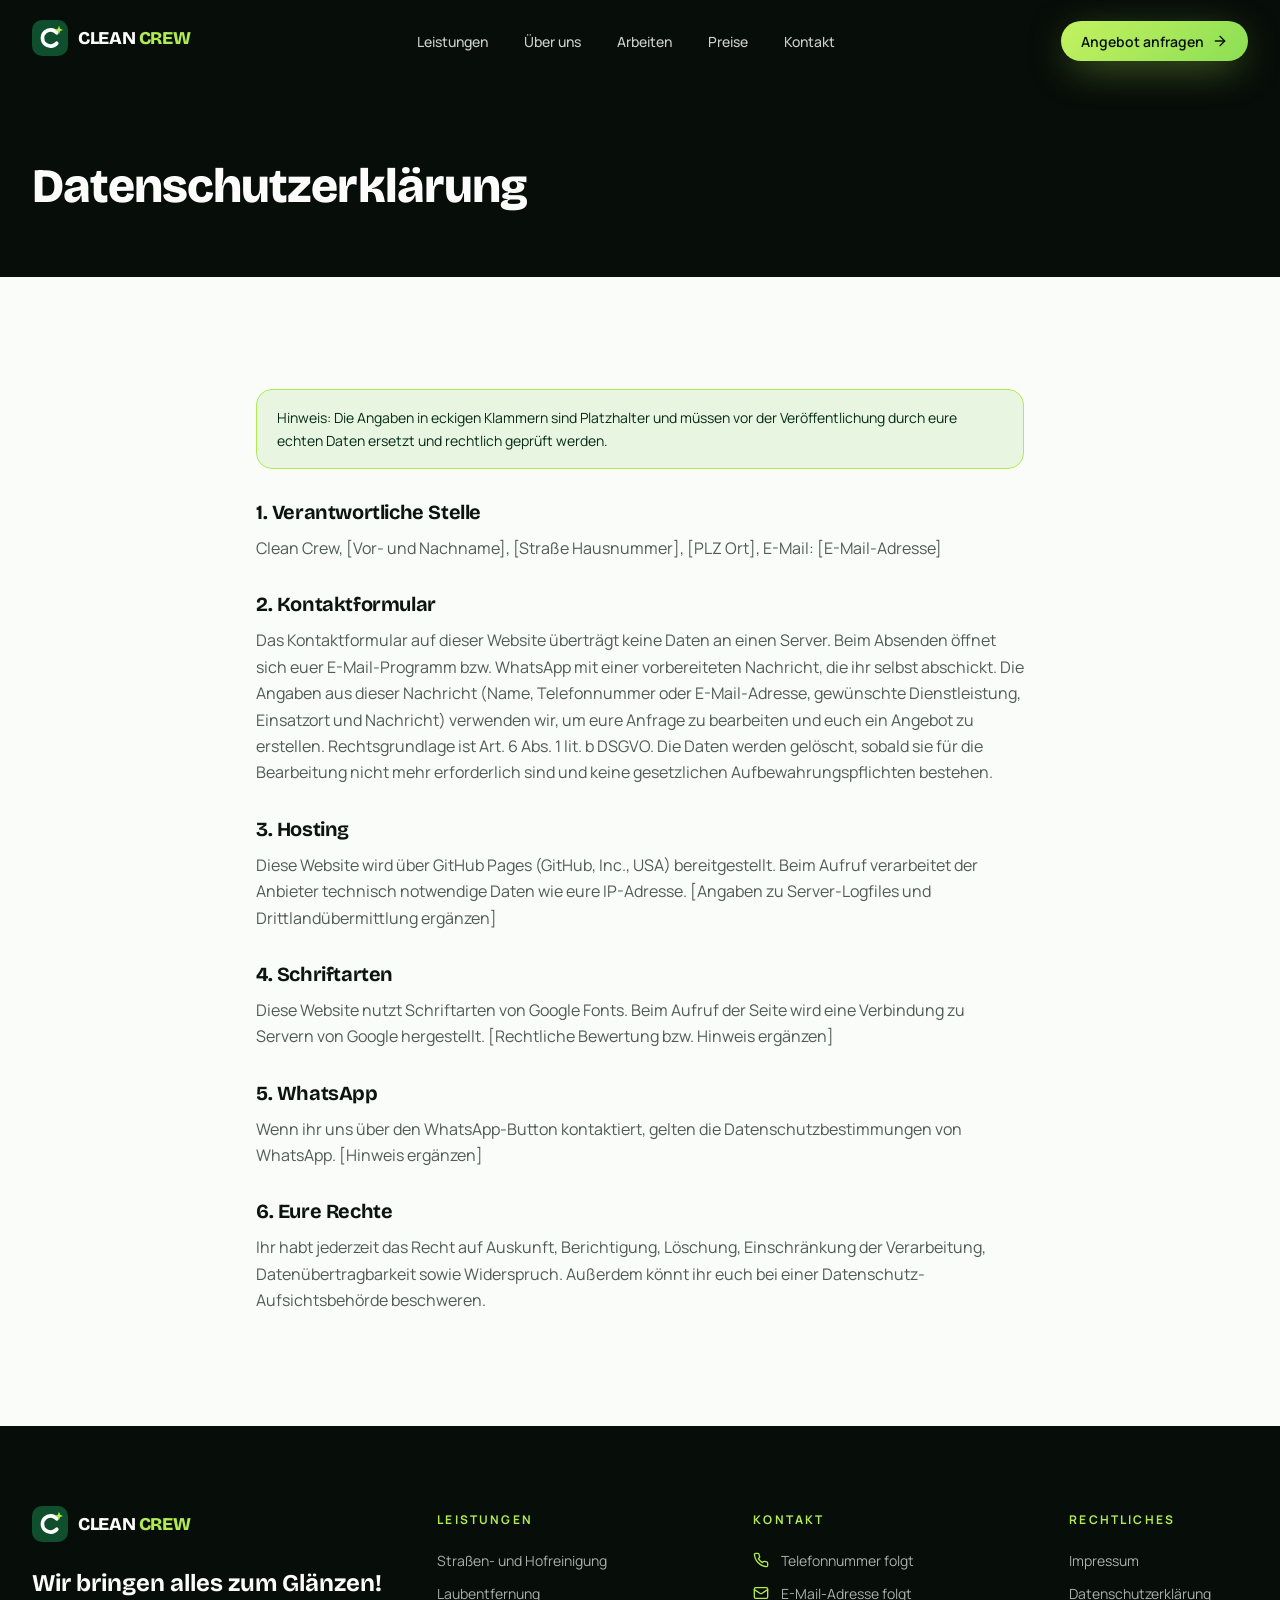
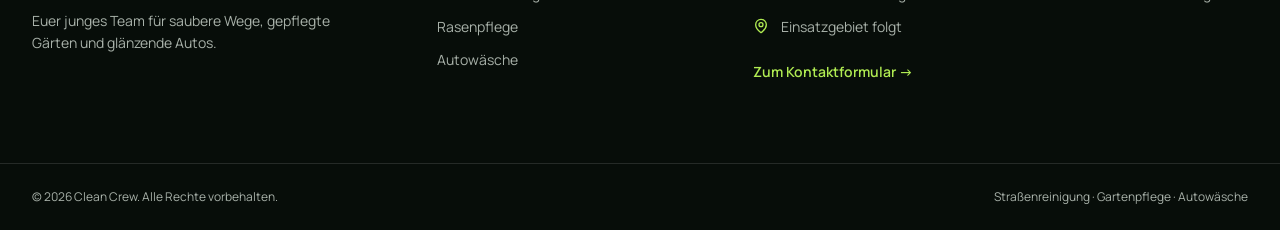
<file: datenschutz.html>
<!doctype html>
<html lang="de" class="no-js">
<head>
<meta charset="utf-8">
<meta name="viewport" content="width=device-width, initial-scale=1">
<title>Datenschutzerklärung | Clean Crew</title>
<meta name="description" content="Informationen zur Verarbeitung personenbezogener Daten auf der Website von Clean Crew.">
<meta name="robots" content="noindex, follow">
<meta name="author" content="Clean Crew">
<meta name="theme-color" content="#0f1a14">
<meta property="og:site_name" content="Clean Crew">
<meta property="og:locale" content="de_DE">
<meta property="og:type" content="website">
<meta property="og:title" content="Datenschutzerklärung | Clean Crew">
<meta property="og:description" content="Informationen zur Verarbeitung personenbezogener Daten auf der Website von Clean Crew.">
<meta property="og:image" content="img/hero.webp">
<meta name="twitter:card" content="summary_large_image">
<link rel="icon" href="favicon.svg" type="image/svg+xml">
<link rel="icon" href="favicon.ico" sizes="any">
<link rel="preconnect" href="https://fonts.googleapis.com">
<link rel="preconnect" href="https://fonts.gstatic.com" crossorigin>
<link rel="stylesheet" href="https://fonts.googleapis.com/css2?family=Bricolage+Grotesque:opsz,wght@12..96,600;12..96,700;12..96,800&family=Manrope:wght@400;500;600;700&display=swap">
<link rel="stylesheet" href="style.css">

</head>
<body>
<a class="skip-link" href="#inhalt">Zum Inhalt springen</a>
<header class="site-header">
  <div class="container header-inner">
    <a href="index.html" aria-label="Clean Crew – Startseite"><span class="logo"><svg viewBox="0 0 40 40" aria-hidden="true"><rect width="40" height="40" rx="11" style="fill:var(--primary)"/><path d="M27.5 14.2a9 9 0 1 0 0 11.6" fill="none" stroke-width="4" stroke-linecap="round" style="stroke:#fff"/><path class="spark" d="M30 6.5l1.3 3.2 3.2 1.3-3.2 1.3L30 15.5l-1.3-3.2-3.2-1.3 3.2-1.3z" style="fill:var(--accent)"/></svg><span>CLEAN <em>CREW</em></span></span></a>
    <nav class="main-nav" aria-label="Hauptnavigation"><a href="leistungen.html">Leistungen</a><a href="ueber-uns.html">Über uns</a><a href="arbeiten.html">Arbeiten</a><a href="preise.html">Preise</a><a href="kontakt.html">Kontakt</a></nav>
    <div class="header-actions">
      <a class="btn btn-hero header-cta" href="kontakt.html">Angebot anfragen <svg class="icon" viewBox="0 0 24 24" aria-hidden="true"><path d="M5 12h14"/><path d="m12 5 7 7-7 7"/></svg></a>
      <button class="btn btn-icon btn-outline-light menu-btn" aria-label="Menü öffnen" aria-expanded="false" aria-controls="mobile-menu"><svg class="icon" viewBox="0 0 24 24" aria-hidden="true"><path d="M4 12h16"/><path d="M4 6h16"/><path d="M4 18h16"/></svg></button>
    </div>
  </div>
</header>
<div class="mobile-menu" id="mobile-menu" aria-hidden="true">
  <div class="backdrop" data-close></div>
  <div class="panel" role="dialog" aria-modal="true" aria-label="Menü">
    <span class="logo"><svg viewBox="0 0 40 40" aria-hidden="true"><rect width="40" height="40" rx="11" style="fill:var(--primary)"/><path d="M27.5 14.2a9 9 0 1 0 0 11.6" fill="none" stroke-width="4" stroke-linecap="round" style="stroke:#fff"/><path class="spark" d="M30 6.5l1.3 3.2 3.2 1.3-3.2 1.3L30 15.5l-1.3-3.2-3.2-1.3 3.2-1.3z" style="fill:var(--accent)"/></svg><span>CLEAN <em>CREW</em></span></span>
    <button class="btn btn-icon btn-outline-light close" data-close aria-label="Menü schließen"><svg class="icon" viewBox="0 0 24 24" aria-hidden="true"><path d="M18 6 6 18"/><path d="m6 6 12 12"/></svg></button>
    <nav aria-label="Mobile Navigation"><a href="index.html">Start</a><a href="leistungen.html">Leistungen</a><a href="ueber-uns.html">Über uns</a><a href="arbeiten.html">Arbeiten</a><a href="preise.html">Preise</a><a href="kontakt.html">Kontakt</a></nav>
    <a class="btn btn-lg btn-hero" href="kontakt.html">Jetzt Angebot anfragen <svg class="icon" viewBox="0 0 24 24" aria-hidden="true"><path d="M5 12h14"/><path d="m12 5 7 7-7 7"/></svg></a>
  </div>
</div>
<main id="inhalt">

<section class="legal-hero"><div class="container"><h1>Datenschutzerklärung</h1></div></section>
<section class="section"><div class="container"><div class="legal">
  <p class="notice">Hinweis: Die Angaben in eckigen Klammern sind Platzhalter und müssen vor der Veröffentlichung
  durch eure echten Daten ersetzt und rechtlich geprüft werden.</p>
  
<div><h2>1. Verantwortliche Stelle</h2>
<p>Clean Crew, [Vor- und Nachname], [Straße Hausnummer], [PLZ Ort], E-Mail: [E-Mail-Adresse]</p></div>
<div><h2>2. Kontaktformular</h2>
<p>Das Kontaktformular auf dieser Website überträgt keine Daten an einen Server. Beim Absenden öffnet sich euer
E-Mail-Programm bzw. WhatsApp mit einer vorbereiteten Nachricht, die ihr selbst abschickt. Die Angaben aus dieser
Nachricht (Name, Telefonnummer oder E-Mail-Adresse, gewünschte Dienstleistung, Einsatzort und Nachricht) verwenden
wir, um eure Anfrage zu bearbeiten und euch ein Angebot zu erstellen. Rechtsgrundlage ist Art. 6 Abs. 1 lit. b
DSGVO. Die Daten werden gelöscht, sobald sie für die Bearbeitung nicht mehr erforderlich sind und keine
gesetzlichen Aufbewahrungspflichten bestehen.</p></div>
<div><h2>3. Hosting</h2>
<p>Diese Website wird über GitHub Pages (GitHub, Inc., USA) bereitgestellt. Beim Aufruf verarbeitet der Anbieter
technisch notwendige Daten wie eure IP-Adresse. [Angaben zu Server-Logfiles und Drittlandübermittlung ergänzen]</p></div>
<div><h2>4. Schriftarten</h2>
<p>Diese Website nutzt Schriftarten von Google Fonts. Beim Aufruf der Seite wird eine Verbindung zu Servern von
Google hergestellt. [Rechtliche Bewertung bzw. Hinweis ergänzen]</p></div>
<div><h2>5. WhatsApp</h2>
<p>Wenn ihr uns über den WhatsApp-Button kontaktiert, gelten die Datenschutzbestimmungen von WhatsApp.
[Hinweis ergänzen]</p></div>
<div><h2>6. Eure Rechte</h2>
<p>Ihr habt jederzeit das Recht auf Auskunft, Berichtigung, Löschung, Einschränkung der Verarbeitung,
Datenübertragbarkeit sowie Widerspruch. Außerdem könnt ihr euch bei einer Datenschutz-Aufsichtsbehörde
beschweren.</p></div>
</div></div></section>
</main>
<footer class="site-footer">
  <div class="container footer-grid">
    <div>
      <span class="logo"><svg viewBox="0 0 40 40" aria-hidden="true"><rect width="40" height="40" rx="11" style="fill:var(--primary)"/><path d="M27.5 14.2a9 9 0 1 0 0 11.6" fill="none" stroke-width="4" stroke-linecap="round" style="stroke:#fff"/><path class="spark" d="M30 6.5l1.3 3.2 3.2 1.3-3.2 1.3L30 15.5l-1.3-3.2-3.2-1.3 3.2-1.3z" style="fill:var(--accent)"/></svg><span>CLEAN <em>CREW</em></span></span>
      <p class="slogan">Wir bringen alles zum Glänzen!</p>
      <p class="tagline">Euer junges Team für saubere Wege, gepflegte Gärten und glänzende Autos.</p>
    </div>
    <div><h3 class="eyebrow">Leistungen</h3><ul><li><a href="leistungen.html#hofreinigung">Straßen- und Hofreinigung</a></li><li><a href="leistungen.html#laubentfernung">Laubentfernung</a></li><li><a href="leistungen.html#rasenpflege">Rasenpflege</a></li><li><a href="leistungen.html#autowaesche">Autowäsche</a></li></ul></div>
    <div>
      <h3 class="eyebrow">Kontakt</h3>
      <ul>
        <li class="ic"><svg class="icon" viewBox="0 0 24 24" aria-hidden="true"><path d="M22 16.92v3a2 2 0 0 1-2.18 2 19.79 19.79 0 0 1-8.63-3.07 19.5 19.5 0 0 1-6-6 19.79 19.79 0 0 1-3.07-8.67A2 2 0 0 1 4.11 2h3a2 2 0 0 1 2 1.72 12.84 12.84 0 0 0 .7 2.81 2 2 0 0 1-.45 2.11L8.09 9.91a16 16 0 0 0 6 6l1.27-1.27a2 2 0 0 1 2.11-.45 12.84 12.84 0 0 0 2.81.7A2 2 0 0 1 22 16.92z"/></svg><span data-contact="phone"></span></li>
        <li class="ic"><svg class="icon" viewBox="0 0 24 24" aria-hidden="true"><rect width="20" height="16" x="2" y="4" rx="2"/><path d="m22 7-8.97 5.7a1.94 1.94 0 0 1-2.06 0L2 7"/></svg><span data-contact="email"></span></li>
        <li class="ic"><svg class="icon" viewBox="0 0 24 24" aria-hidden="true"><path d="M20 10c0 6-8 12-8 12s-8-6-8-12a8 8 0 0 1 16 0Z"/><circle cx="12" cy="10" r="3"/></svg><span data-contact="area"></span></li>
      </ul>
      <a class="to-form" href="kontakt.html">Zum Kontaktformular →</a>
    </div>
    <div>
      <h3 class="eyebrow">Rechtliches</h3>
      <ul><li><a href="impressum.html">Impressum</a></li><li><a href="datenschutz.html">Datenschutzerklärung</a></li></ul>
    </div>
  </div>
  <div class="footer-bottom"><div class="container">
    <p>© <span id="year">2026</span> Clean Crew. Alle Rechte vorbehalten.</p>
    <p>Straßenreinigung · Gartenpflege · Autowäsche</p>
  </div></div>
</footer>
<a class="wa-float" data-whatsapp hidden target="_blank" rel="noopener noreferrer" aria-label="Per WhatsApp schreiben"><svg class="icon" viewBox="0 0 24 24" aria-hidden="true"><path d="M7.9 20A9 9 0 1 0 4 16.1L2 22Z"/></svg><span>WhatsApp</span></a>
<script>document.getElementById("year").textContent = new Date().getFullYear();</script>
<script src="config.js"></script>
<script src="main.js"></script>
</body>
</html>
</file>
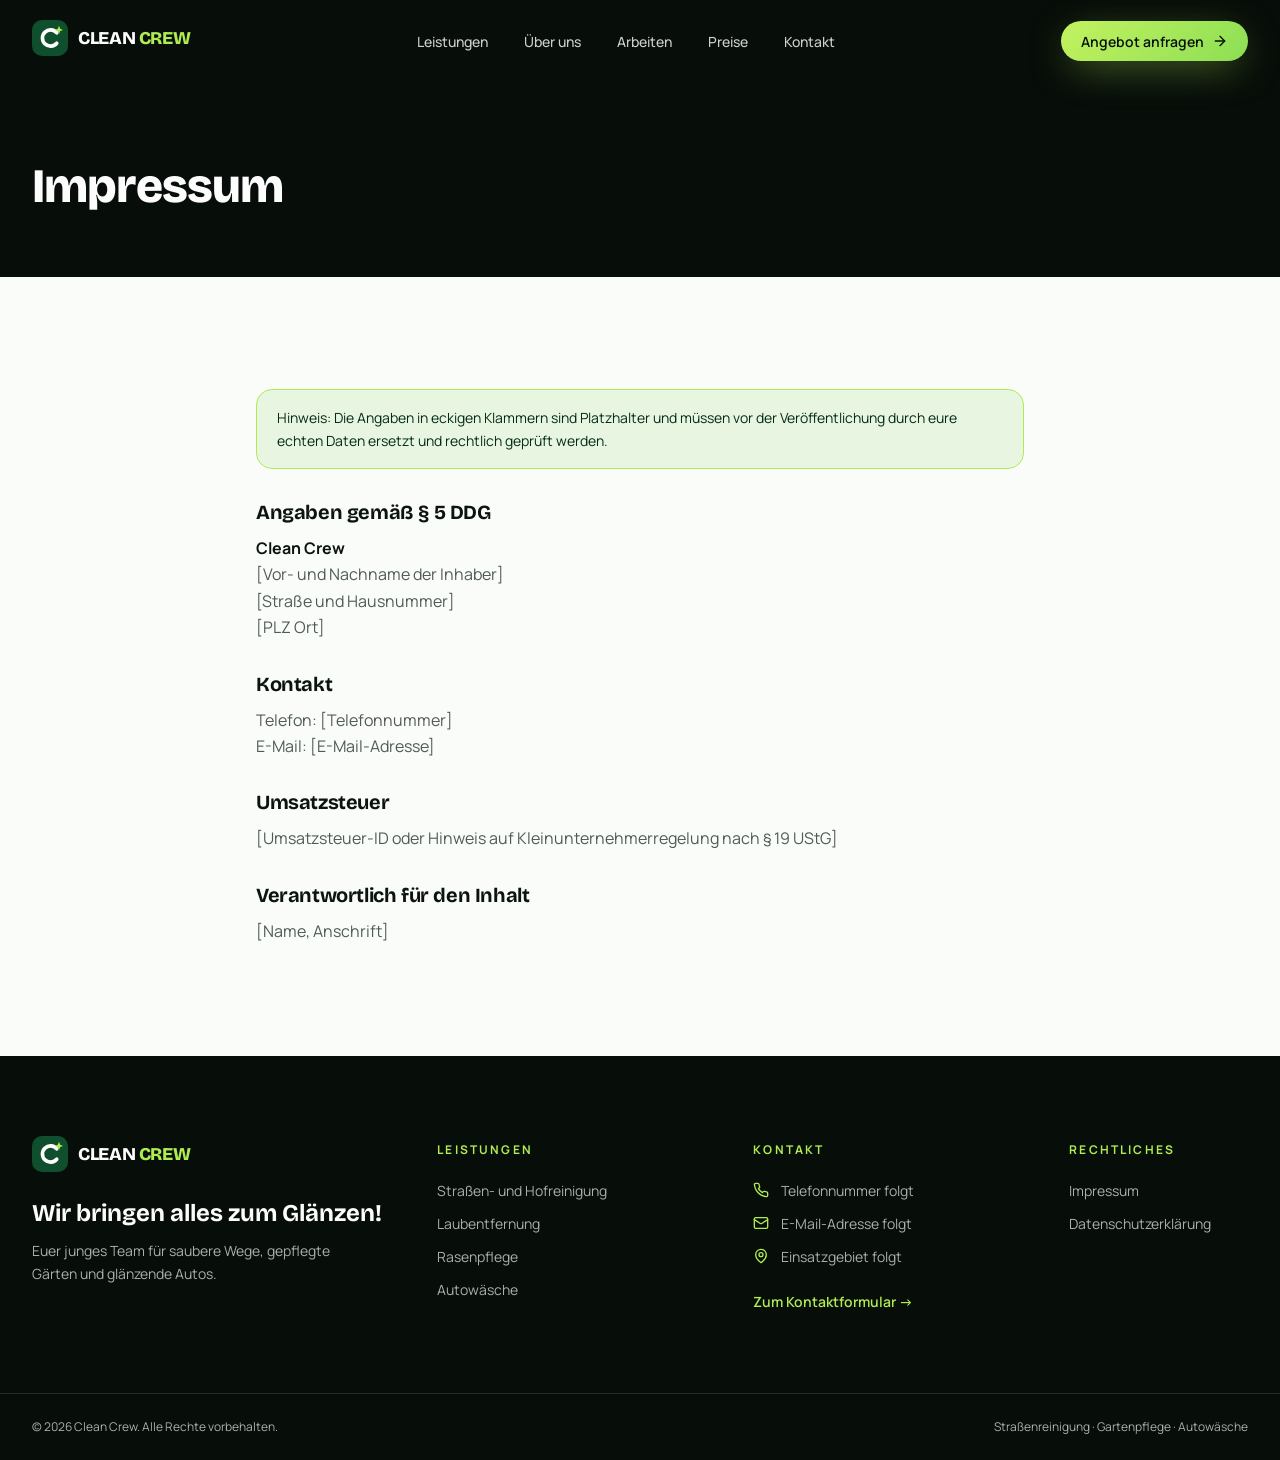
<file: impressum.html>
<!doctype html>
<html lang="de" class="no-js">
<head>
<meta charset="utf-8">
<meta name="viewport" content="width=device-width, initial-scale=1">
<title>Impressum | Clean Crew</title>
<meta name="description" content="Impressum und Anbieterkennzeichnung von Clean Crew.">
<meta name="robots" content="noindex, follow">
<meta name="author" content="Clean Crew">
<meta name="theme-color" content="#0f1a14">
<meta property="og:site_name" content="Clean Crew">
<meta property="og:locale" content="de_DE">
<meta property="og:type" content="website">
<meta property="og:title" content="Impressum | Clean Crew">
<meta property="og:description" content="Impressum und Anbieterkennzeichnung von Clean Crew.">
<meta property="og:image" content="img/hero.webp">
<meta name="twitter:card" content="summary_large_image">
<link rel="icon" href="favicon.svg" type="image/svg+xml">
<link rel="icon" href="favicon.ico" sizes="any">
<link rel="preconnect" href="https://fonts.googleapis.com">
<link rel="preconnect" href="https://fonts.gstatic.com" crossorigin>
<link rel="stylesheet" href="https://fonts.googleapis.com/css2?family=Bricolage+Grotesque:opsz,wght@12..96,600;12..96,700;12..96,800&family=Manrope:wght@400;500;600;700&display=swap">
<link rel="stylesheet" href="style.css">

</head>
<body>
<a class="skip-link" href="#inhalt">Zum Inhalt springen</a>
<header class="site-header">
  <div class="container header-inner">
    <a href="index.html" aria-label="Clean Crew – Startseite"><span class="logo"><svg viewBox="0 0 40 40" aria-hidden="true"><rect width="40" height="40" rx="11" style="fill:var(--primary)"/><path d="M27.5 14.2a9 9 0 1 0 0 11.6" fill="none" stroke-width="4" stroke-linecap="round" style="stroke:#fff"/><path class="spark" d="M30 6.5l1.3 3.2 3.2 1.3-3.2 1.3L30 15.5l-1.3-3.2-3.2-1.3 3.2-1.3z" style="fill:var(--accent)"/></svg><span>CLEAN <em>CREW</em></span></span></a>
    <nav class="main-nav" aria-label="Hauptnavigation"><a href="leistungen.html">Leistungen</a><a href="ueber-uns.html">Über uns</a><a href="arbeiten.html">Arbeiten</a><a href="preise.html">Preise</a><a href="kontakt.html">Kontakt</a></nav>
    <div class="header-actions">
      <a class="btn btn-hero header-cta" href="kontakt.html">Angebot anfragen <svg class="icon" viewBox="0 0 24 24" aria-hidden="true"><path d="M5 12h14"/><path d="m12 5 7 7-7 7"/></svg></a>
      <button class="btn btn-icon btn-outline-light menu-btn" aria-label="Menü öffnen" aria-expanded="false" aria-controls="mobile-menu"><svg class="icon" viewBox="0 0 24 24" aria-hidden="true"><path d="M4 12h16"/><path d="M4 6h16"/><path d="M4 18h16"/></svg></button>
    </div>
  </div>
</header>
<div class="mobile-menu" id="mobile-menu" aria-hidden="true">
  <div class="backdrop" data-close></div>
  <div class="panel" role="dialog" aria-modal="true" aria-label="Menü">
    <span class="logo"><svg viewBox="0 0 40 40" aria-hidden="true"><rect width="40" height="40" rx="11" style="fill:var(--primary)"/><path d="M27.5 14.2a9 9 0 1 0 0 11.6" fill="none" stroke-width="4" stroke-linecap="round" style="stroke:#fff"/><path class="spark" d="M30 6.5l1.3 3.2 3.2 1.3-3.2 1.3L30 15.5l-1.3-3.2-3.2-1.3 3.2-1.3z" style="fill:var(--accent)"/></svg><span>CLEAN <em>CREW</em></span></span>
    <button class="btn btn-icon btn-outline-light close" data-close aria-label="Menü schließen"><svg class="icon" viewBox="0 0 24 24" aria-hidden="true"><path d="M18 6 6 18"/><path d="m6 6 12 12"/></svg></button>
    <nav aria-label="Mobile Navigation"><a href="index.html">Start</a><a href="leistungen.html">Leistungen</a><a href="ueber-uns.html">Über uns</a><a href="arbeiten.html">Arbeiten</a><a href="preise.html">Preise</a><a href="kontakt.html">Kontakt</a></nav>
    <a class="btn btn-lg btn-hero" href="kontakt.html">Jetzt Angebot anfragen <svg class="icon" viewBox="0 0 24 24" aria-hidden="true"><path d="M5 12h14"/><path d="m12 5 7 7-7 7"/></svg></a>
  </div>
</div>
<main id="inhalt">

<section class="legal-hero"><div class="container"><h1>Impressum</h1></div></section>
<section class="section"><div class="container"><div class="legal">
  <p class="notice">Hinweis: Die Angaben in eckigen Klammern sind Platzhalter und müssen vor der Veröffentlichung
  durch eure echten Daten ersetzt und rechtlich geprüft werden.</p>
  
<div><h2>Angaben gemäß § 5 DDG</h2>
<p><strong>Clean Crew</strong><br>[Vor- und Nachname der Inhaber]<br>[Straße und Hausnummer]<br>[PLZ Ort]</p></div>
<div><h2>Kontakt</h2><p>Telefon: [Telefonnummer]<br>E-Mail: [E-Mail-Adresse]</p></div>
<div><h2>Umsatzsteuer</h2><p>[Umsatzsteuer-ID oder Hinweis auf Kleinunternehmerregelung nach § 19 UStG]</p></div>
<div><h2>Verantwortlich für den Inhalt</h2><p>[Name, Anschrift]</p></div>
</div></div></section>
</main>
<footer class="site-footer">
  <div class="container footer-grid">
    <div>
      <span class="logo"><svg viewBox="0 0 40 40" aria-hidden="true"><rect width="40" height="40" rx="11" style="fill:var(--primary)"/><path d="M27.5 14.2a9 9 0 1 0 0 11.6" fill="none" stroke-width="4" stroke-linecap="round" style="stroke:#fff"/><path class="spark" d="M30 6.5l1.3 3.2 3.2 1.3-3.2 1.3L30 15.5l-1.3-3.2-3.2-1.3 3.2-1.3z" style="fill:var(--accent)"/></svg><span>CLEAN <em>CREW</em></span></span>
      <p class="slogan">Wir bringen alles zum Glänzen!</p>
      <p class="tagline">Euer junges Team für saubere Wege, gepflegte Gärten und glänzende Autos.</p>
    </div>
    <div><h3 class="eyebrow">Leistungen</h3><ul><li><a href="leistungen.html#hofreinigung">Straßen- und Hofreinigung</a></li><li><a href="leistungen.html#laubentfernung">Laubentfernung</a></li><li><a href="leistungen.html#rasenpflege">Rasenpflege</a></li><li><a href="leistungen.html#autowaesche">Autowäsche</a></li></ul></div>
    <div>
      <h3 class="eyebrow">Kontakt</h3>
      <ul>
        <li class="ic"><svg class="icon" viewBox="0 0 24 24" aria-hidden="true"><path d="M22 16.92v3a2 2 0 0 1-2.18 2 19.79 19.79 0 0 1-8.63-3.07 19.5 19.5 0 0 1-6-6 19.79 19.79 0 0 1-3.07-8.67A2 2 0 0 1 4.11 2h3a2 2 0 0 1 2 1.72 12.84 12.84 0 0 0 .7 2.81 2 2 0 0 1-.45 2.11L8.09 9.91a16 16 0 0 0 6 6l1.27-1.27a2 2 0 0 1 2.11-.45 12.84 12.84 0 0 0 2.81.7A2 2 0 0 1 22 16.92z"/></svg><span data-contact="phone"></span></li>
        <li class="ic"><svg class="icon" viewBox="0 0 24 24" aria-hidden="true"><rect width="20" height="16" x="2" y="4" rx="2"/><path d="m22 7-8.97 5.7a1.94 1.94 0 0 1-2.06 0L2 7"/></svg><span data-contact="email"></span></li>
        <li class="ic"><svg class="icon" viewBox="0 0 24 24" aria-hidden="true"><path d="M20 10c0 6-8 12-8 12s-8-6-8-12a8 8 0 0 1 16 0Z"/><circle cx="12" cy="10" r="3"/></svg><span data-contact="area"></span></li>
      </ul>
      <a class="to-form" href="kontakt.html">Zum Kontaktformular →</a>
    </div>
    <div>
      <h3 class="eyebrow">Rechtliches</h3>
      <ul><li><a href="impressum.html">Impressum</a></li><li><a href="datenschutz.html">Datenschutzerklärung</a></li></ul>
    </div>
  </div>
  <div class="footer-bottom"><div class="container">
    <p>© <span id="year">2026</span> Clean Crew. Alle Rechte vorbehalten.</p>
    <p>Straßenreinigung · Gartenpflege · Autowäsche</p>
  </div></div>
</footer>
<a class="wa-float" data-whatsapp hidden target="_blank" rel="noopener noreferrer" aria-label="Per WhatsApp schreiben"><svg class="icon" viewBox="0 0 24 24" aria-hidden="true"><path d="M7.9 20A9 9 0 1 0 4 16.1L2 22Z"/></svg><span>WhatsApp</span></a>
<script>document.getElementById("year").textContent = new Date().getFullYear();</script>
<script src="config.js"></script>
<script src="main.js"></script>
</body>
</html>
</file>
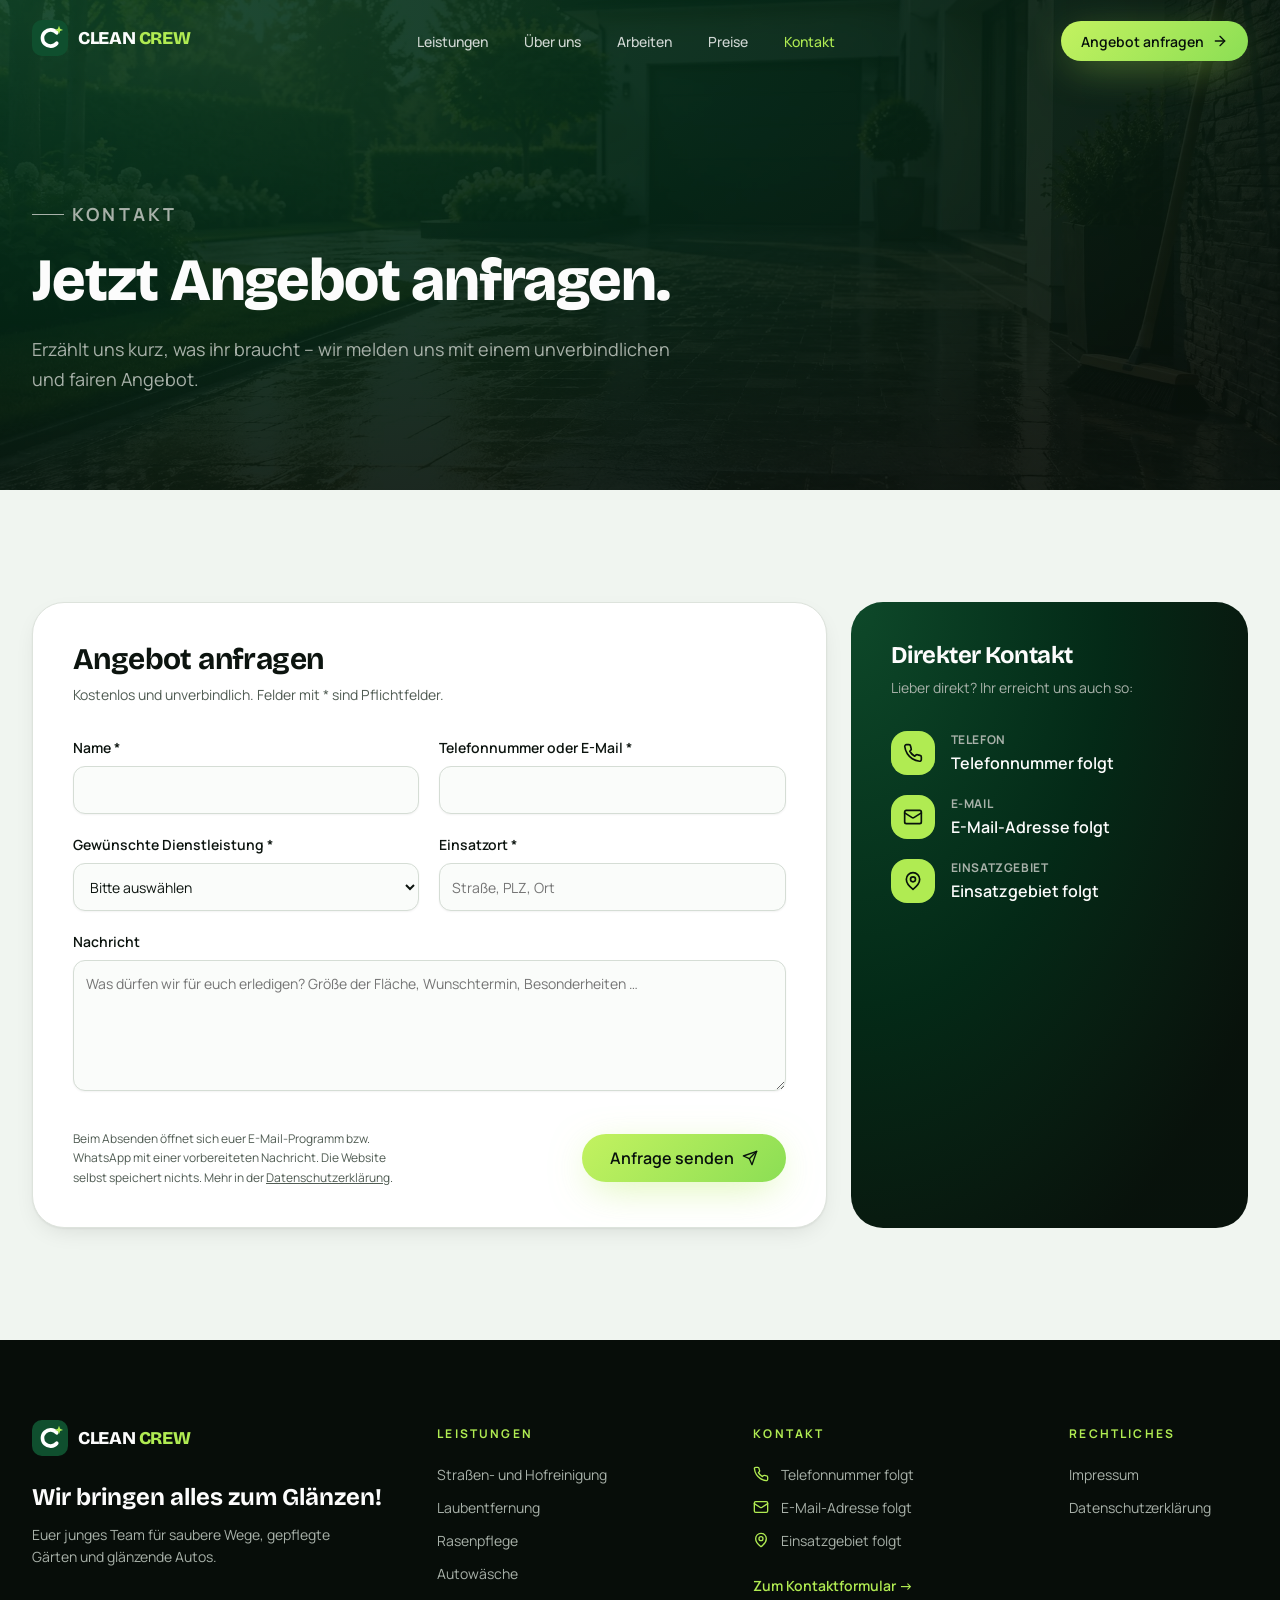
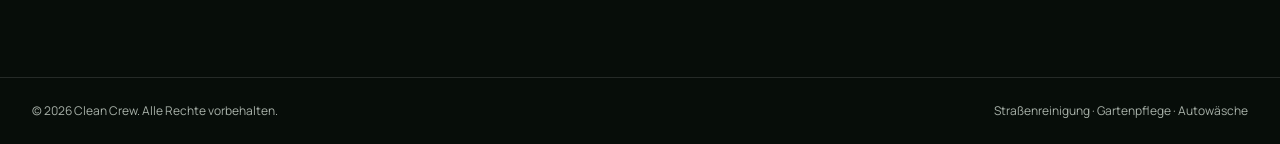
<file: kontakt.html>
<!doctype html>
<html lang="de" class="no-js">
<head>
<meta charset="utf-8">
<meta name="viewport" content="width=device-width, initial-scale=1">
<title>Kontakt – Angebot anfragen | Clean Crew</title>
<meta name="description" content="Fragt jetzt euer unverbindliches Angebot bei Clean Crew an – für Hofreinigung, Laubentfernung, Rasenpflege oder Autowäsche.">

<meta name="author" content="Clean Crew">
<meta name="theme-color" content="#0f1a14">
<meta property="og:site_name" content="Clean Crew">
<meta property="og:locale" content="de_DE">
<meta property="og:type" content="website">
<meta property="og:title" content="Kontakt – Angebot anfragen | Clean Crew">
<meta property="og:description" content="Fragt jetzt euer unverbindliches Angebot bei Clean Crew an – für Hofreinigung, Laubentfernung, Rasenpflege oder Autowäsche.">
<meta property="og:image" content="img/hero.webp">
<meta name="twitter:card" content="summary_large_image">
<link rel="icon" href="favicon.svg" type="image/svg+xml">
<link rel="icon" href="favicon.ico" sizes="any">
<link rel="preconnect" href="https://fonts.googleapis.com">
<link rel="preconnect" href="https://fonts.gstatic.com" crossorigin>
<link rel="stylesheet" href="https://fonts.googleapis.com/css2?family=Bricolage+Grotesque:opsz,wght@12..96,600;12..96,700;12..96,800&family=Manrope:wght@400;500;600;700&display=swap">
<link rel="stylesheet" href="style.css">

</head>
<body>
<a class="skip-link" href="#inhalt">Zum Inhalt springen</a>
<header class="site-header">
  <div class="container header-inner">
    <a href="index.html" aria-label="Clean Crew – Startseite"><span class="logo"><svg viewBox="0 0 40 40" aria-hidden="true"><rect width="40" height="40" rx="11" style="fill:var(--primary)"/><path d="M27.5 14.2a9 9 0 1 0 0 11.6" fill="none" stroke-width="4" stroke-linecap="round" style="stroke:#fff"/><path class="spark" d="M30 6.5l1.3 3.2 3.2 1.3-3.2 1.3L30 15.5l-1.3-3.2-3.2-1.3 3.2-1.3z" style="fill:var(--accent)"/></svg><span>CLEAN <em>CREW</em></span></span></a>
    <nav class="main-nav" aria-label="Hauptnavigation"><a href="leistungen.html">Leistungen</a><a href="ueber-uns.html">Über uns</a><a href="arbeiten.html">Arbeiten</a><a href="preise.html">Preise</a><a href="kontakt.html" aria-current="page">Kontakt</a></nav>
    <div class="header-actions">
      <a class="btn btn-hero header-cta" href="kontakt.html">Angebot anfragen <svg class="icon" viewBox="0 0 24 24" aria-hidden="true"><path d="M5 12h14"/><path d="m12 5 7 7-7 7"/></svg></a>
      <button class="btn btn-icon btn-outline-light menu-btn" aria-label="Menü öffnen" aria-expanded="false" aria-controls="mobile-menu"><svg class="icon" viewBox="0 0 24 24" aria-hidden="true"><path d="M4 12h16"/><path d="M4 6h16"/><path d="M4 18h16"/></svg></button>
    </div>
  </div>
</header>
<div class="mobile-menu" id="mobile-menu" aria-hidden="true">
  <div class="backdrop" data-close></div>
  <div class="panel" role="dialog" aria-modal="true" aria-label="Menü">
    <span class="logo"><svg viewBox="0 0 40 40" aria-hidden="true"><rect width="40" height="40" rx="11" style="fill:var(--primary)"/><path d="M27.5 14.2a9 9 0 1 0 0 11.6" fill="none" stroke-width="4" stroke-linecap="round" style="stroke:#fff"/><path class="spark" d="M30 6.5l1.3 3.2 3.2 1.3-3.2 1.3L30 15.5l-1.3-3.2-3.2-1.3 3.2-1.3z" style="fill:var(--accent)"/></svg><span>CLEAN <em>CREW</em></span></span>
    <button class="btn btn-icon btn-outline-light close" data-close aria-label="Menü schließen"><svg class="icon" viewBox="0 0 24 24" aria-hidden="true"><path d="M18 6 6 18"/><path d="m6 6 12 12"/></svg></button>
    <nav aria-label="Mobile Navigation"><a href="index.html">Start</a><a href="leistungen.html">Leistungen</a><a href="ueber-uns.html">Über uns</a><a href="arbeiten.html">Arbeiten</a><a href="preise.html">Preise</a><a href="kontakt.html" aria-current="page">Kontakt</a></nav>
    <a class="btn btn-lg btn-hero" href="kontakt.html">Jetzt Angebot anfragen <svg class="icon" viewBox="0 0 24 24" aria-hidden="true"><path d="M5 12h14"/><path d="m12 5 7 7-7 7"/></svg></a>
  </div>
</div>
<main id="inhalt">

<section class="page-hero">
  <img src="img/hero.webp" alt="" aria-hidden="true" width="1920" height="1088" fetchpriority="high">
  <div class="overlay" aria-hidden="true"></div>
  <div class="container">
    <div class="reveal content"><p class="eyebrow">Kontakt</p><h1>Jetzt Angebot anfragen.</h1><p>Erzählt uns kurz, was ihr braucht – wir melden uns mit einem unverbindlichen und fairen Angebot.</p></div>
  </div>
</section>
<section class="section bg-muted">
  <div class="container contact-grid"><div class="reveal">
<form id="contact-form" class="form-card" novalidate>
  <h2>Angebot anfragen</h2>
  <p class="sub">Kostenlos und unverbindlich. Felder mit * sind Pflichtfelder.</p>
  <div class="fields">
    <div class="field"><label for="cf-name">Name *</label><input id="cf-name" name="name" autocomplete="name" maxlength="100" aria-describedby="err-name"><p class="err" id="err-name" aria-live="polite"></p></div>
    <div class="field"><label for="cf-contact">Telefonnummer oder E-Mail *</label><input id="cf-contact" name="contact" autocomplete="email" maxlength="255" aria-describedby="err-contact"><p class="err" id="err-contact" aria-live="polite"></p></div>
    <div class="field"><label for="cf-service">Gewünschte Dienstleistung *</label><select id="cf-service" name="service" aria-describedby="err-service"><option value="" disabled selected>Bitte auswählen</option><option value="Straßen- und Hofreinigung" data-id="hofreinigung">Straßen- und Hofreinigung</option><option value="Laubentfernung" data-id="laubentfernung">Laubentfernung</option><option value="Rasenpflege" data-id="rasenpflege">Rasenpflege</option><option value="Autowäsche" data-id="autowaesche">Autowäsche</option><option value="Mehrere / Sonstiges">Mehrere / Sonstiges</option></select><p class="err" id="err-service" aria-live="polite"></p></div>
    <div class="field"><label for="cf-location">Einsatzort *</label><input id="cf-location" name="location" placeholder="Straße, PLZ, Ort" autocomplete="street-address" maxlength="200" aria-describedby="err-location"><p class="err" id="err-location" aria-live="polite"></p></div>
    <div class="field wide"><label for="cf-message">Nachricht</label><textarea id="cf-message" name="message" rows="5" maxlength="2000" placeholder="Was dürfen wir für euch erledigen? Größe der Fläche, Wunschtermin, Besonderheiten …"></textarea><p class="err" id="err-message" aria-live="polite"></p></div>
    <div class="hp" aria-hidden="true"><label for="cf-website">Website</label><input id="cf-website" name="website" tabindex="-1" autocomplete="off"></div>
  </div>
  <p id="form-msg" class="form-msg" role="status" hidden></p>
  <div class="form-foot">
    <p class="note">Beim Absenden öffnet sich euer E-Mail-Programm bzw. WhatsApp mit einer vorbereiteten Nachricht.
      Die Website selbst speichert nichts. Mehr in der <a href="datenschutz.html">Datenschutzerklärung</a>.</p>
    <div class="send">
      <button type="submit" class="btn btn-lg btn-hero" data-via="mail">Anfrage senden <svg class="icon" viewBox="0 0 24 24" aria-hidden="true"><path d="m22 2-7 20-4-9-9-4Z"/><path d="M22 2 11 13"/></svg></button>
      <button type="submit" class="btn btn-lg btn-whatsapp" data-via="wa" hidden><svg class="icon" viewBox="0 0 24 24" aria-hidden="true"><path d="M7.9 20A9 9 0 1 0 4 16.1L2 22Z"/></svg> Per WhatsApp</button>
    </div>
  </div>
</form></div><div class="reveal" style="--d:120ms"><div class="contact-card"><h2>Direkter Kontakt</h2><p>Lieber direkt? Ihr erreicht uns auch so:</p><ul><li><span class="icon-badge"><svg class="icon" viewBox="0 0 24 24" aria-hidden="true"><path d="M22 16.92v3a2 2 0 0 1-2.18 2 19.79 19.79 0 0 1-8.63-3.07 19.5 19.5 0 0 1-6-6 19.79 19.79 0 0 1-3.07-8.67A2 2 0 0 1 4.11 2h3a2 2 0 0 1 2 1.72 12.84 12.84 0 0 0 .7 2.81 2 2 0 0 1-.45 2.11L8.09 9.91a16 16 0 0 0 6 6l1.27-1.27a2 2 0 0 1 2.11-.45 12.84 12.84 0 0 0 2.81.7A2 2 0 0 1 22 16.92z"/></svg></span><div><p class="label">Telefon</p><span class="val" data-contact="phone"></span></div></li><li><span class="icon-badge"><svg class="icon" viewBox="0 0 24 24" aria-hidden="true"><rect width="20" height="16" x="2" y="4" rx="2"/><path d="m22 7-8.97 5.7a1.94 1.94 0 0 1-2.06 0L2 7"/></svg></span><div><p class="label">E-Mail</p><span class="val" data-contact="email"></span></div></li><li><span class="icon-badge"><svg class="icon" viewBox="0 0 24 24" aria-hidden="true"><path d="M20 10c0 6-8 12-8 12s-8-6-8-12a8 8 0 0 1 16 0Z"/><circle cx="12" cy="10" r="3"/></svg></span><div><p class="label">Einsatzgebiet</p><span class="val" data-contact="area"></span></div></li></ul><a class="btn btn-whatsapp" data-whatsapp hidden target="_blank" rel="noopener noreferrer"><svg class="icon" viewBox="0 0 24 24" aria-hidden="true"><path d="M7.9 20A9 9 0 1 0 4 16.1L2 22Z"/></svg> Per WhatsApp schreiben</a></div></div></div>
</section>
<script>
  (function () {
    var id = new URLSearchParams(location.search).get("leistung");
    var opt = id && document.querySelector('#cf-service option[data-id="' + id + '"]');
    if (opt) opt.selected = true;
  })();
</script>
</main>
<footer class="site-footer">
  <div class="container footer-grid">
    <div>
      <span class="logo"><svg viewBox="0 0 40 40" aria-hidden="true"><rect width="40" height="40" rx="11" style="fill:var(--primary)"/><path d="M27.5 14.2a9 9 0 1 0 0 11.6" fill="none" stroke-width="4" stroke-linecap="round" style="stroke:#fff"/><path class="spark" d="M30 6.5l1.3 3.2 3.2 1.3-3.2 1.3L30 15.5l-1.3-3.2-3.2-1.3 3.2-1.3z" style="fill:var(--accent)"/></svg><span>CLEAN <em>CREW</em></span></span>
      <p class="slogan">Wir bringen alles zum Glänzen!</p>
      <p class="tagline">Euer junges Team für saubere Wege, gepflegte Gärten und glänzende Autos.</p>
    </div>
    <div><h3 class="eyebrow">Leistungen</h3><ul><li><a href="leistungen.html#hofreinigung">Straßen- und Hofreinigung</a></li><li><a href="leistungen.html#laubentfernung">Laubentfernung</a></li><li><a href="leistungen.html#rasenpflege">Rasenpflege</a></li><li><a href="leistungen.html#autowaesche">Autowäsche</a></li></ul></div>
    <div>
      <h3 class="eyebrow">Kontakt</h3>
      <ul>
        <li class="ic"><svg class="icon" viewBox="0 0 24 24" aria-hidden="true"><path d="M22 16.92v3a2 2 0 0 1-2.18 2 19.79 19.79 0 0 1-8.63-3.07 19.5 19.5 0 0 1-6-6 19.79 19.79 0 0 1-3.07-8.67A2 2 0 0 1 4.11 2h3a2 2 0 0 1 2 1.72 12.84 12.84 0 0 0 .7 2.81 2 2 0 0 1-.45 2.11L8.09 9.91a16 16 0 0 0 6 6l1.27-1.27a2 2 0 0 1 2.11-.45 12.84 12.84 0 0 0 2.81.7A2 2 0 0 1 22 16.92z"/></svg><span data-contact="phone"></span></li>
        <li class="ic"><svg class="icon" viewBox="0 0 24 24" aria-hidden="true"><rect width="20" height="16" x="2" y="4" rx="2"/><path d="m22 7-8.97 5.7a1.94 1.94 0 0 1-2.06 0L2 7"/></svg><span data-contact="email"></span></li>
        <li class="ic"><svg class="icon" viewBox="0 0 24 24" aria-hidden="true"><path d="M20 10c0 6-8 12-8 12s-8-6-8-12a8 8 0 0 1 16 0Z"/><circle cx="12" cy="10" r="3"/></svg><span data-contact="area"></span></li>
      </ul>
      <a class="to-form" href="kontakt.html">Zum Kontaktformular →</a>
    </div>
    <div>
      <h3 class="eyebrow">Rechtliches</h3>
      <ul><li><a href="impressum.html">Impressum</a></li><li><a href="datenschutz.html">Datenschutzerklärung</a></li></ul>
    </div>
  </div>
  <div class="footer-bottom"><div class="container">
    <p>© <span id="year">2026</span> Clean Crew. Alle Rechte vorbehalten.</p>
    <p>Straßenreinigung · Gartenpflege · Autowäsche</p>
  </div></div>
</footer>
<a class="wa-float" data-whatsapp hidden target="_blank" rel="noopener noreferrer" aria-label="Per WhatsApp schreiben"><svg class="icon" viewBox="0 0 24 24" aria-hidden="true"><path d="M7.9 20A9 9 0 1 0 4 16.1L2 22Z"/></svg><span>WhatsApp</span></a>
<script>document.getElementById("year").textContent = new Date().getFullYear();</script>
<script src="config.js"></script>
<script src="main.js"></script>
</body>
</html>
</file>
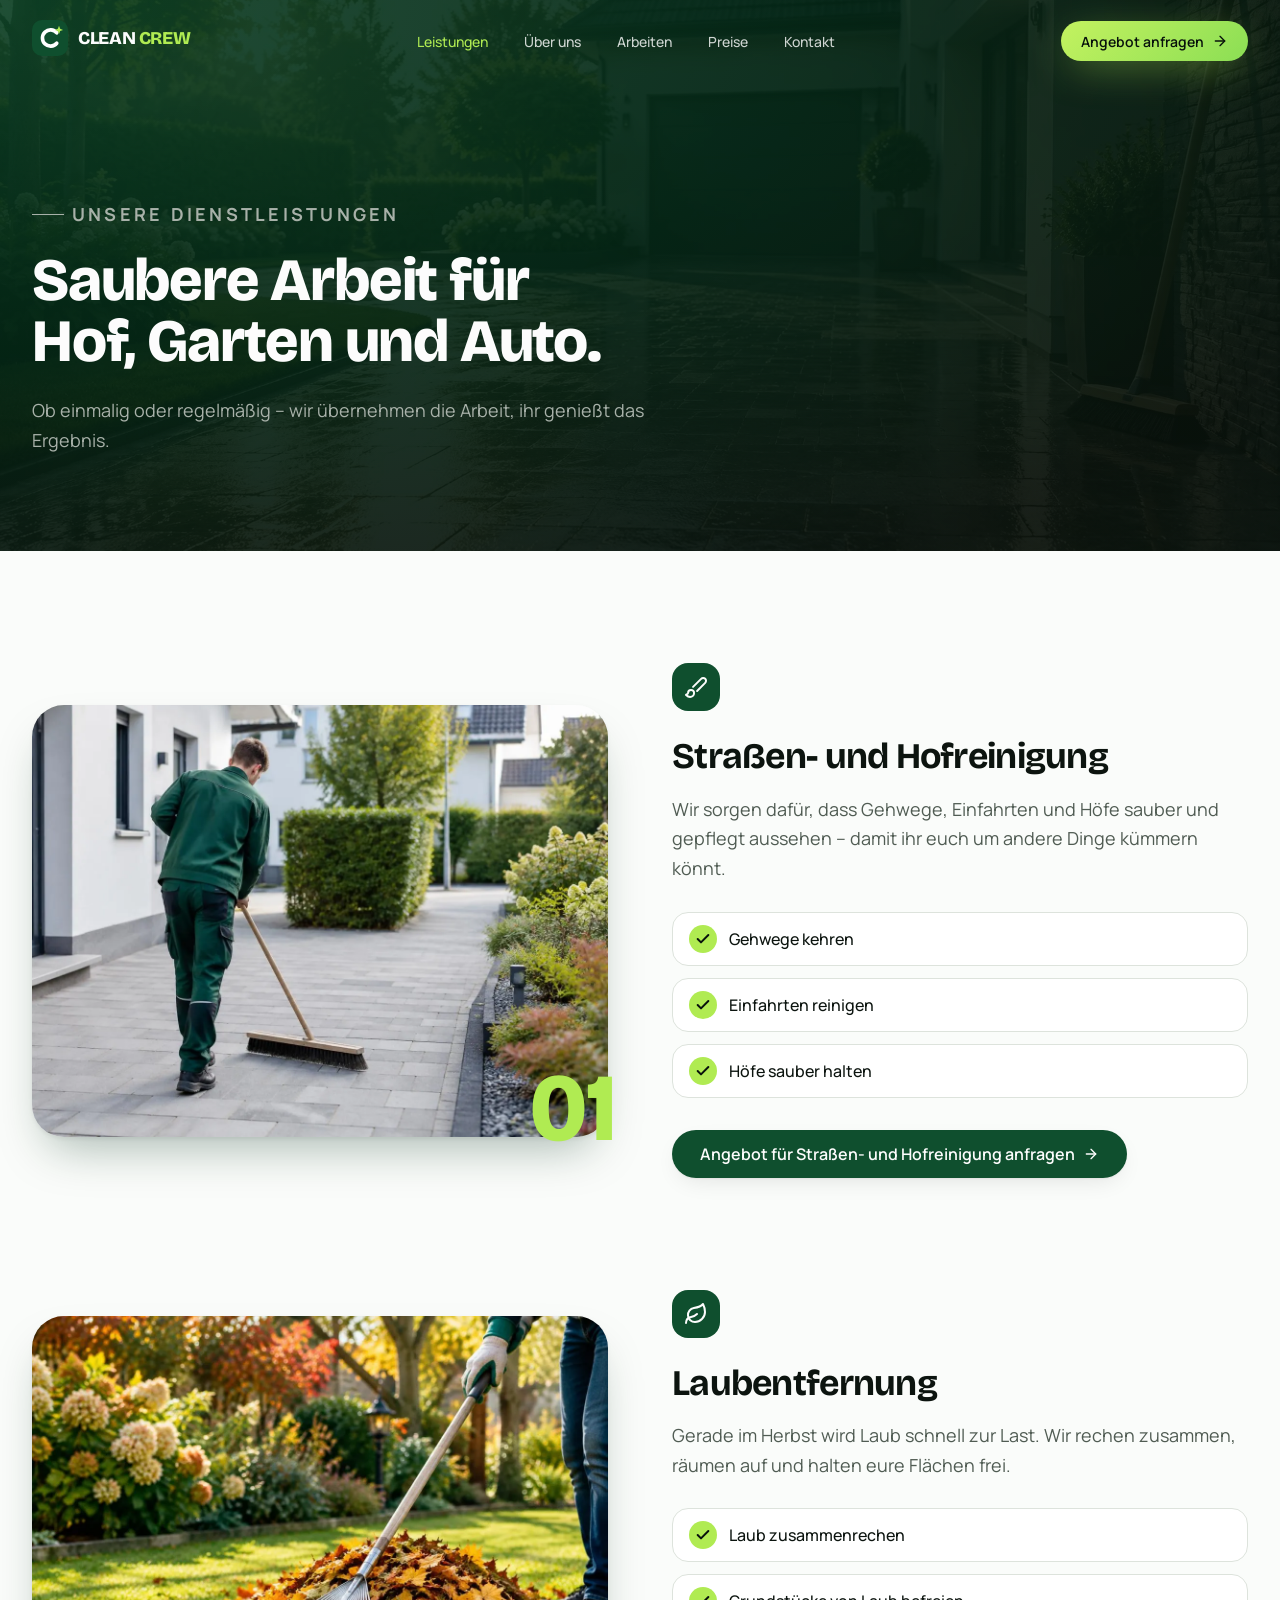
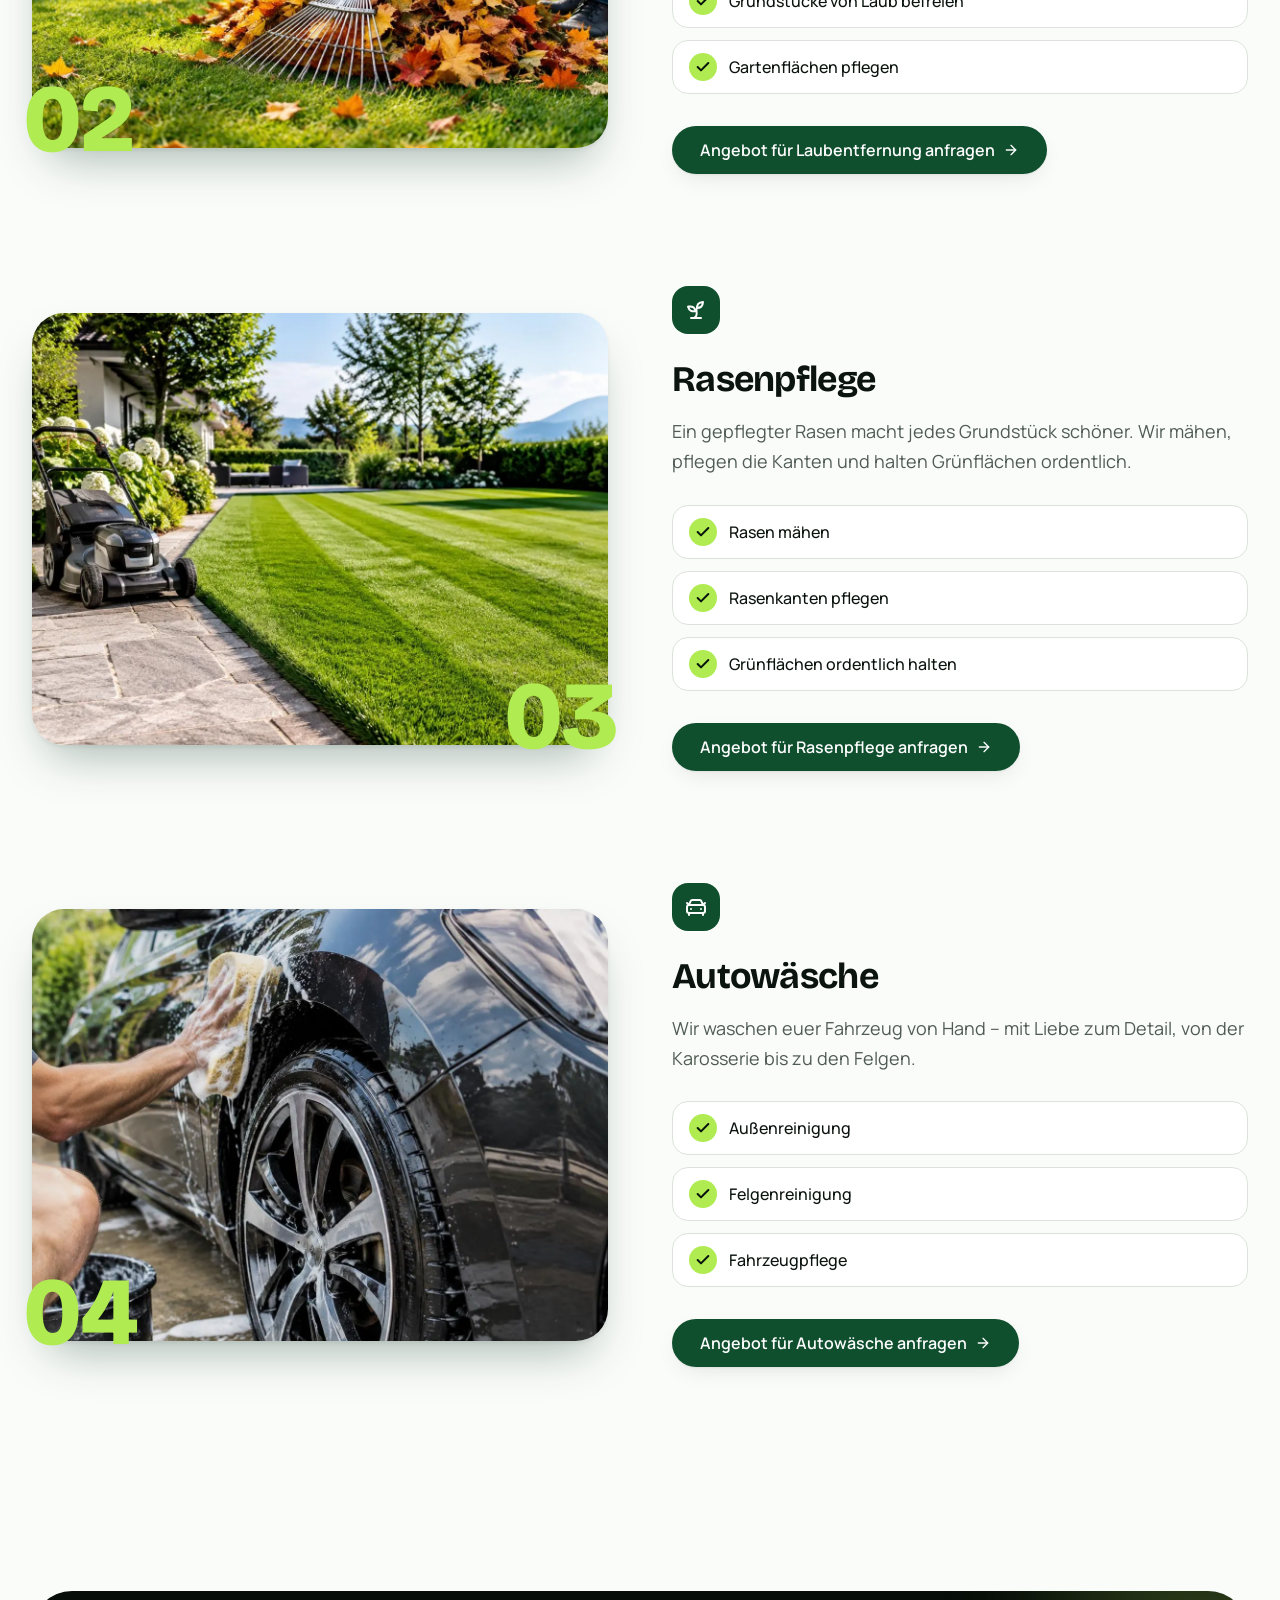
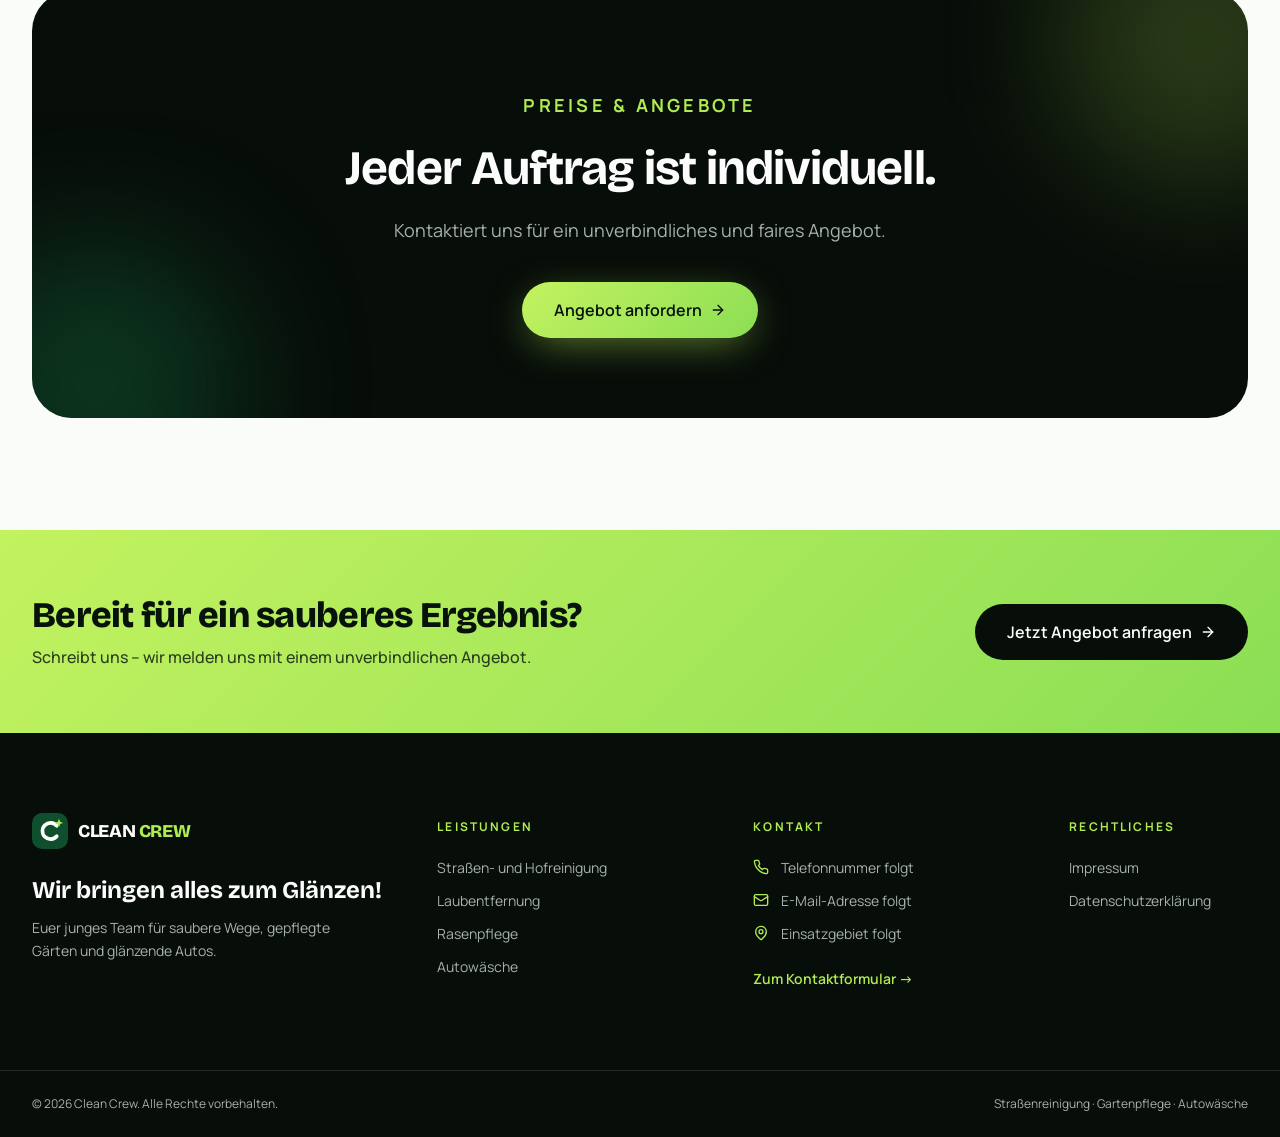
<file: leistungen.html>
<!doctype html>
<html lang="de" class="no-js">
<head>
<meta charset="utf-8">
<meta name="viewport" content="width=device-width, initial-scale=1">
<title>Leistungen – Hofreinigung, Laub, Rasen &amp; Autowäsche | Clean Crew</title>
<meta name="description" content="Straßen- und Hofreinigung, Laubentfernung, Rasenpflege und Autowäsche von Clean Crew. Gründlich, zuverlässig und zu fairen Preisen.">

<meta name="author" content="Clean Crew">
<meta name="theme-color" content="#0f1a14">
<meta property="og:site_name" content="Clean Crew">
<meta property="og:locale" content="de_DE">
<meta property="og:type" content="website">
<meta property="og:title" content="Leistungen – Hofreinigung, Laub, Rasen &amp; Autowäsche | Clean Crew">
<meta property="og:description" content="Straßen- und Hofreinigung, Laubentfernung, Rasenpflege und Autowäsche von Clean Crew. Gründlich, zuverlässig und zu fairen Preisen.">
<meta property="og:image" content="img/hero.webp">
<meta name="twitter:card" content="summary_large_image">
<link rel="icon" href="favicon.svg" type="image/svg+xml">
<link rel="icon" href="favicon.ico" sizes="any">
<link rel="preconnect" href="https://fonts.googleapis.com">
<link rel="preconnect" href="https://fonts.gstatic.com" crossorigin>
<link rel="stylesheet" href="https://fonts.googleapis.com/css2?family=Bricolage+Grotesque:opsz,wght@12..96,600;12..96,700;12..96,800&family=Manrope:wght@400;500;600;700&display=swap">
<link rel="stylesheet" href="style.css">

</head>
<body>
<a class="skip-link" href="#inhalt">Zum Inhalt springen</a>
<header class="site-header">
  <div class="container header-inner">
    <a href="index.html" aria-label="Clean Crew – Startseite"><span class="logo"><svg viewBox="0 0 40 40" aria-hidden="true"><rect width="40" height="40" rx="11" style="fill:var(--primary)"/><path d="M27.5 14.2a9 9 0 1 0 0 11.6" fill="none" stroke-width="4" stroke-linecap="round" style="stroke:#fff"/><path class="spark" d="M30 6.5l1.3 3.2 3.2 1.3-3.2 1.3L30 15.5l-1.3-3.2-3.2-1.3 3.2-1.3z" style="fill:var(--accent)"/></svg><span>CLEAN <em>CREW</em></span></span></a>
    <nav class="main-nav" aria-label="Hauptnavigation"><a href="leistungen.html" aria-current="page">Leistungen</a><a href="ueber-uns.html">Über uns</a><a href="arbeiten.html">Arbeiten</a><a href="preise.html">Preise</a><a href="kontakt.html">Kontakt</a></nav>
    <div class="header-actions">
      <a class="btn btn-hero header-cta" href="kontakt.html">Angebot anfragen <svg class="icon" viewBox="0 0 24 24" aria-hidden="true"><path d="M5 12h14"/><path d="m12 5 7 7-7 7"/></svg></a>
      <button class="btn btn-icon btn-outline-light menu-btn" aria-label="Menü öffnen" aria-expanded="false" aria-controls="mobile-menu"><svg class="icon" viewBox="0 0 24 24" aria-hidden="true"><path d="M4 12h16"/><path d="M4 6h16"/><path d="M4 18h16"/></svg></button>
    </div>
  </div>
</header>
<div class="mobile-menu" id="mobile-menu" aria-hidden="true">
  <div class="backdrop" data-close></div>
  <div class="panel" role="dialog" aria-modal="true" aria-label="Menü">
    <span class="logo"><svg viewBox="0 0 40 40" aria-hidden="true"><rect width="40" height="40" rx="11" style="fill:var(--primary)"/><path d="M27.5 14.2a9 9 0 1 0 0 11.6" fill="none" stroke-width="4" stroke-linecap="round" style="stroke:#fff"/><path class="spark" d="M30 6.5l1.3 3.2 3.2 1.3-3.2 1.3L30 15.5l-1.3-3.2-3.2-1.3 3.2-1.3z" style="fill:var(--accent)"/></svg><span>CLEAN <em>CREW</em></span></span>
    <button class="btn btn-icon btn-outline-light close" data-close aria-label="Menü schließen"><svg class="icon" viewBox="0 0 24 24" aria-hidden="true"><path d="M18 6 6 18"/><path d="m6 6 12 12"/></svg></button>
    <nav aria-label="Mobile Navigation"><a href="index.html">Start</a><a href="leistungen.html" aria-current="page">Leistungen</a><a href="ueber-uns.html">Über uns</a><a href="arbeiten.html">Arbeiten</a><a href="preise.html">Preise</a><a href="kontakt.html">Kontakt</a></nav>
    <a class="btn btn-lg btn-hero" href="kontakt.html">Jetzt Angebot anfragen <svg class="icon" viewBox="0 0 24 24" aria-hidden="true"><path d="M5 12h14"/><path d="m12 5 7 7-7 7"/></svg></a>
  </div>
</div>
<main id="inhalt">

<section class="page-hero">
  <img src="img/hero.webp" alt="" aria-hidden="true" width="1920" height="1088" fetchpriority="high">
  <div class="overlay" aria-hidden="true"></div>
  <div class="container">
    <div class="reveal content"><p class="eyebrow">Unsere Dienstleistungen</p><h1>Saubere Arbeit für Hof, Garten und Auto.</h1><p>Ob einmalig oder regelmäßig – wir übernehmen die Arbeit, ihr genießt das Ergebnis.</p></div>
  </div>
</section><section class="section"><div class="container services-detail"><article class="service-detail" id="hofreinigung"><div class="reveal"><div class="photo"><div class="frame"><img src="img/service-hofreinigung.webp" alt="Straßen- und Hofreinigung" width="1200" height="912" loading="lazy" decoding="async"></div><span class="num" aria-hidden="true">01</span></div></div><div class="reveal" style="--d:120ms"><span class="icon-badge"><svg class="icon" viewBox="0 0 24 24" aria-hidden="true"><path d="m9.06 11.9 8.07-8.06a2.85 2.85 0 1 1 4.03 4.03l-8.06 8.08"/><path d="M7.07 14.94c-1.66 0-3 1.35-3 3.02 0 1.33-2.5 1.52-2 2.02 1.08 1.1 2.49 2.02 4 2.02 2.2 0 4-1.8 4-4.04a3.01 3.01 0 0 0-3-3.02z"/></svg></span><h2>Straßen- und Hofreinigung</h2><p class="desc">Wir sorgen dafür, dass Gehwege, Einfahrten und Höfe sauber und gepflegt aussehen – damit ihr euch um andere Dinge kümmern könnt.</p><ul><li><span class="tick"><svg class="icon" viewBox="0 0 24 24" aria-hidden="true"><path d="M20 6 9 17l-5-5"/></svg></span>Gehwege kehren</li><li><span class="tick"><svg class="icon" viewBox="0 0 24 24" aria-hidden="true"><path d="M20 6 9 17l-5-5"/></svg></span>Einfahrten reinigen</li><li><span class="tick"><svg class="icon" viewBox="0 0 24 24" aria-hidden="true"><path d="M20 6 9 17l-5-5"/></svg></span>Höfe sauber halten</li></ul><a class="btn btn-lg btn-primary" href="kontakt.html?leistung=hofreinigung">Angebot für Straßen- und Hofreinigung anfragen <svg class="icon" viewBox="0 0 24 24" aria-hidden="true"><path d="M5 12h14"/><path d="m12 5 7 7-7 7"/></svg></a></div></article><article class="service-detail flip" id="laubentfernung"><div class="reveal"><div class="photo"><div class="frame"><img src="img/service-laub.webp" alt="Laubentfernung" width="1200" height="912" loading="lazy" decoding="async"></div><span class="num" aria-hidden="true">02</span></div></div><div class="reveal" style="--d:120ms"><span class="icon-badge"><svg class="icon" viewBox="0 0 24 24" aria-hidden="true"><path d="M11 20A7 7 0 0 1 9.8 6.1C15.5 5 17 4.48 19 2c1 2 2 4.18 2 8 0 5.5-4.78 10-10 10Z"/><path d="M2 21c0-3 1.85-5.36 5.08-6C9.5 14.52 12 13 13 12"/></svg></span><h2>Laubentfernung</h2><p class="desc">Gerade im Herbst wird Laub schnell zur Last. Wir rechen zusammen, räumen auf und halten eure Flächen frei.</p><ul><li><span class="tick"><svg class="icon" viewBox="0 0 24 24" aria-hidden="true"><path d="M20 6 9 17l-5-5"/></svg></span>Laub zusammenrechen</li><li><span class="tick"><svg class="icon" viewBox="0 0 24 24" aria-hidden="true"><path d="M20 6 9 17l-5-5"/></svg></span>Grundstücke von Laub befreien</li><li><span class="tick"><svg class="icon" viewBox="0 0 24 24" aria-hidden="true"><path d="M20 6 9 17l-5-5"/></svg></span>Gartenflächen pflegen</li></ul><a class="btn btn-lg btn-primary" href="kontakt.html?leistung=laubentfernung">Angebot für Laubentfernung anfragen <svg class="icon" viewBox="0 0 24 24" aria-hidden="true"><path d="M5 12h14"/><path d="m12 5 7 7-7 7"/></svg></a></div></article><article class="service-detail" id="rasenpflege"><div class="reveal"><div class="photo"><div class="frame"><img src="img/service-rasen.webp" alt="Rasenpflege" width="1200" height="912" loading="lazy" decoding="async"></div><span class="num" aria-hidden="true">03</span></div></div><div class="reveal" style="--d:120ms"><span class="icon-badge"><svg class="icon" viewBox="0 0 24 24" aria-hidden="true"><path d="M7 20h10"/><path d="M10 20c5.5-2.5.8-6.4 3-10"/><path d="M9.5 9.4c1.1.8 1.8 2.2 2.3 3.7-2 .4-3.5.4-4.8-.3-1.2-.6-2.3-1.9-3-4.2 2.8-.5 4.4 0 5.5.8z"/><path d="M14.1 6a7 7 0 0 0-1.1 4c1.9-.1 3.3-.6 4.3-1.4 1-1 1.6-2.3 1.7-4.6-2.7.1-4 1-4.9 2z"/></svg></span><h2>Rasenpflege</h2><p class="desc">Ein gepflegter Rasen macht jedes Grundstück schöner. Wir mähen, pflegen die Kanten und halten Grünflächen ordentlich.</p><ul><li><span class="tick"><svg class="icon" viewBox="0 0 24 24" aria-hidden="true"><path d="M20 6 9 17l-5-5"/></svg></span>Rasen mähen</li><li><span class="tick"><svg class="icon" viewBox="0 0 24 24" aria-hidden="true"><path d="M20 6 9 17l-5-5"/></svg></span>Rasenkanten pflegen</li><li><span class="tick"><svg class="icon" viewBox="0 0 24 24" aria-hidden="true"><path d="M20 6 9 17l-5-5"/></svg></span>Grünflächen ordentlich halten</li></ul><a class="btn btn-lg btn-primary" href="kontakt.html?leistung=rasenpflege">Angebot für Rasenpflege anfragen <svg class="icon" viewBox="0 0 24 24" aria-hidden="true"><path d="M5 12h14"/><path d="m12 5 7 7-7 7"/></svg></a></div></article><article class="service-detail flip" id="autowaesche"><div class="reveal"><div class="photo"><div class="frame"><img src="img/service-autowaesche.webp" alt="Autowäsche" width="1200" height="912" loading="lazy" decoding="async"></div><span class="num" aria-hidden="true">04</span></div></div><div class="reveal" style="--d:120ms"><span class="icon-badge"><svg class="icon" viewBox="0 0 24 24" aria-hidden="true"><path d="m21 8-2 2-1.5-3.7A2 2 0 0 0 15.646 5H8.4a2 2 0 0 0-1.903 1.257L5 10 3 8"/><path d="M7 14h.01"/><path d="M17 14h.01"/><rect width="18" height="8" x="3" y="10" rx="2"/><path d="M5 18v2"/><path d="M19 18v2"/></svg></span><h2>Autowäsche</h2><p class="desc">Wir waschen euer Fahrzeug von Hand – mit Liebe zum Detail, von der Karosserie bis zu den Felgen.</p><ul><li><span class="tick"><svg class="icon" viewBox="0 0 24 24" aria-hidden="true"><path d="M20 6 9 17l-5-5"/></svg></span>Außenreinigung</li><li><span class="tick"><svg class="icon" viewBox="0 0 24 24" aria-hidden="true"><path d="M20 6 9 17l-5-5"/></svg></span>Felgenreinigung</li><li><span class="tick"><svg class="icon" viewBox="0 0 24 24" aria-hidden="true"><path d="M20 6 9 17l-5-5"/></svg></span>Fahrzeugpflege</li></ul><a class="btn btn-lg btn-primary" href="kontakt.html?leistung=autowaesche">Angebot für Autowäsche anfragen <svg class="icon" viewBox="0 0 24 24" aria-hidden="true"><path d="M5 12h14"/><path d="m12 5 7 7-7 7"/></svg></a></div></article></div></section>
<section class="section" aria-labelledby="preise-titel">
  <div class="container"><div class="reveal"><div class="price-box"><div class="blob a" aria-hidden="true"></div><div class="blob b" aria-hidden="true"></div><div class="relative"><p class="eyebrow">Preise &amp; Angebote</p><h2 id="preise-titel">Jeder Auftrag ist individuell.</h2><p>Kontaktiert uns für ein unverbindliches und faires Angebot.</p><a class="btn btn-xl btn-hero" href="kontakt.html">Angebot anfordern <svg class="icon" viewBox="0 0 24 24" aria-hidden="true"><path d="M5 12h14"/><path d="m12 5 7 7-7 7"/></svg></a></div></div></div></div>
</section>
<section class="bg-lime cta-band">
  <div class="container">
    <div class="reveal"><h2>Bereit für ein sauberes Ergebnis?</h2><p>Schreibt uns – wir melden uns mit einem unverbindlichen Angebot.</p></div>
    <div class="reveal" style="--d:100ms"><a class="btn btn-xl btn-ink" href="kontakt.html">Jetzt Angebot anfragen <svg class="icon" viewBox="0 0 24 24" aria-hidden="true"><path d="M5 12h14"/><path d="m12 5 7 7-7 7"/></svg></a></div>
  </div>
</section>
</main>
<footer class="site-footer">
  <div class="container footer-grid">
    <div>
      <span class="logo"><svg viewBox="0 0 40 40" aria-hidden="true"><rect width="40" height="40" rx="11" style="fill:var(--primary)"/><path d="M27.5 14.2a9 9 0 1 0 0 11.6" fill="none" stroke-width="4" stroke-linecap="round" style="stroke:#fff"/><path class="spark" d="M30 6.5l1.3 3.2 3.2 1.3-3.2 1.3L30 15.5l-1.3-3.2-3.2-1.3 3.2-1.3z" style="fill:var(--accent)"/></svg><span>CLEAN <em>CREW</em></span></span>
      <p class="slogan">Wir bringen alles zum Glänzen!</p>
      <p class="tagline">Euer junges Team für saubere Wege, gepflegte Gärten und glänzende Autos.</p>
    </div>
    <div><h3 class="eyebrow">Leistungen</h3><ul><li><a href="leistungen.html#hofreinigung">Straßen- und Hofreinigung</a></li><li><a href="leistungen.html#laubentfernung">Laubentfernung</a></li><li><a href="leistungen.html#rasenpflege">Rasenpflege</a></li><li><a href="leistungen.html#autowaesche">Autowäsche</a></li></ul></div>
    <div>
      <h3 class="eyebrow">Kontakt</h3>
      <ul>
        <li class="ic"><svg class="icon" viewBox="0 0 24 24" aria-hidden="true"><path d="M22 16.92v3a2 2 0 0 1-2.18 2 19.79 19.79 0 0 1-8.63-3.07 19.5 19.5 0 0 1-6-6 19.79 19.79 0 0 1-3.07-8.67A2 2 0 0 1 4.11 2h3a2 2 0 0 1 2 1.72 12.84 12.84 0 0 0 .7 2.81 2 2 0 0 1-.45 2.11L8.09 9.91a16 16 0 0 0 6 6l1.27-1.27a2 2 0 0 1 2.11-.45 12.84 12.84 0 0 0 2.81.7A2 2 0 0 1 22 16.92z"/></svg><span data-contact="phone"></span></li>
        <li class="ic"><svg class="icon" viewBox="0 0 24 24" aria-hidden="true"><rect width="20" height="16" x="2" y="4" rx="2"/><path d="m22 7-8.97 5.7a1.94 1.94 0 0 1-2.06 0L2 7"/></svg><span data-contact="email"></span></li>
        <li class="ic"><svg class="icon" viewBox="0 0 24 24" aria-hidden="true"><path d="M20 10c0 6-8 12-8 12s-8-6-8-12a8 8 0 0 1 16 0Z"/><circle cx="12" cy="10" r="3"/></svg><span data-contact="area"></span></li>
      </ul>
      <a class="to-form" href="kontakt.html">Zum Kontaktformular →</a>
    </div>
    <div>
      <h3 class="eyebrow">Rechtliches</h3>
      <ul><li><a href="impressum.html">Impressum</a></li><li><a href="datenschutz.html">Datenschutzerklärung</a></li></ul>
    </div>
  </div>
  <div class="footer-bottom"><div class="container">
    <p>© <span id="year">2026</span> Clean Crew. Alle Rechte vorbehalten.</p>
    <p>Straßenreinigung · Gartenpflege · Autowäsche</p>
  </div></div>
</footer>
<a class="wa-float" data-whatsapp hidden target="_blank" rel="noopener noreferrer" aria-label="Per WhatsApp schreiben"><svg class="icon" viewBox="0 0 24 24" aria-hidden="true"><path d="M7.9 20A9 9 0 1 0 4 16.1L2 22Z"/></svg><span>WhatsApp</span></a>
<script>document.getElementById("year").textContent = new Date().getFullYear();</script>
<script src="config.js"></script>
<script src="main.js"></script>
</body>
</html>
</file>
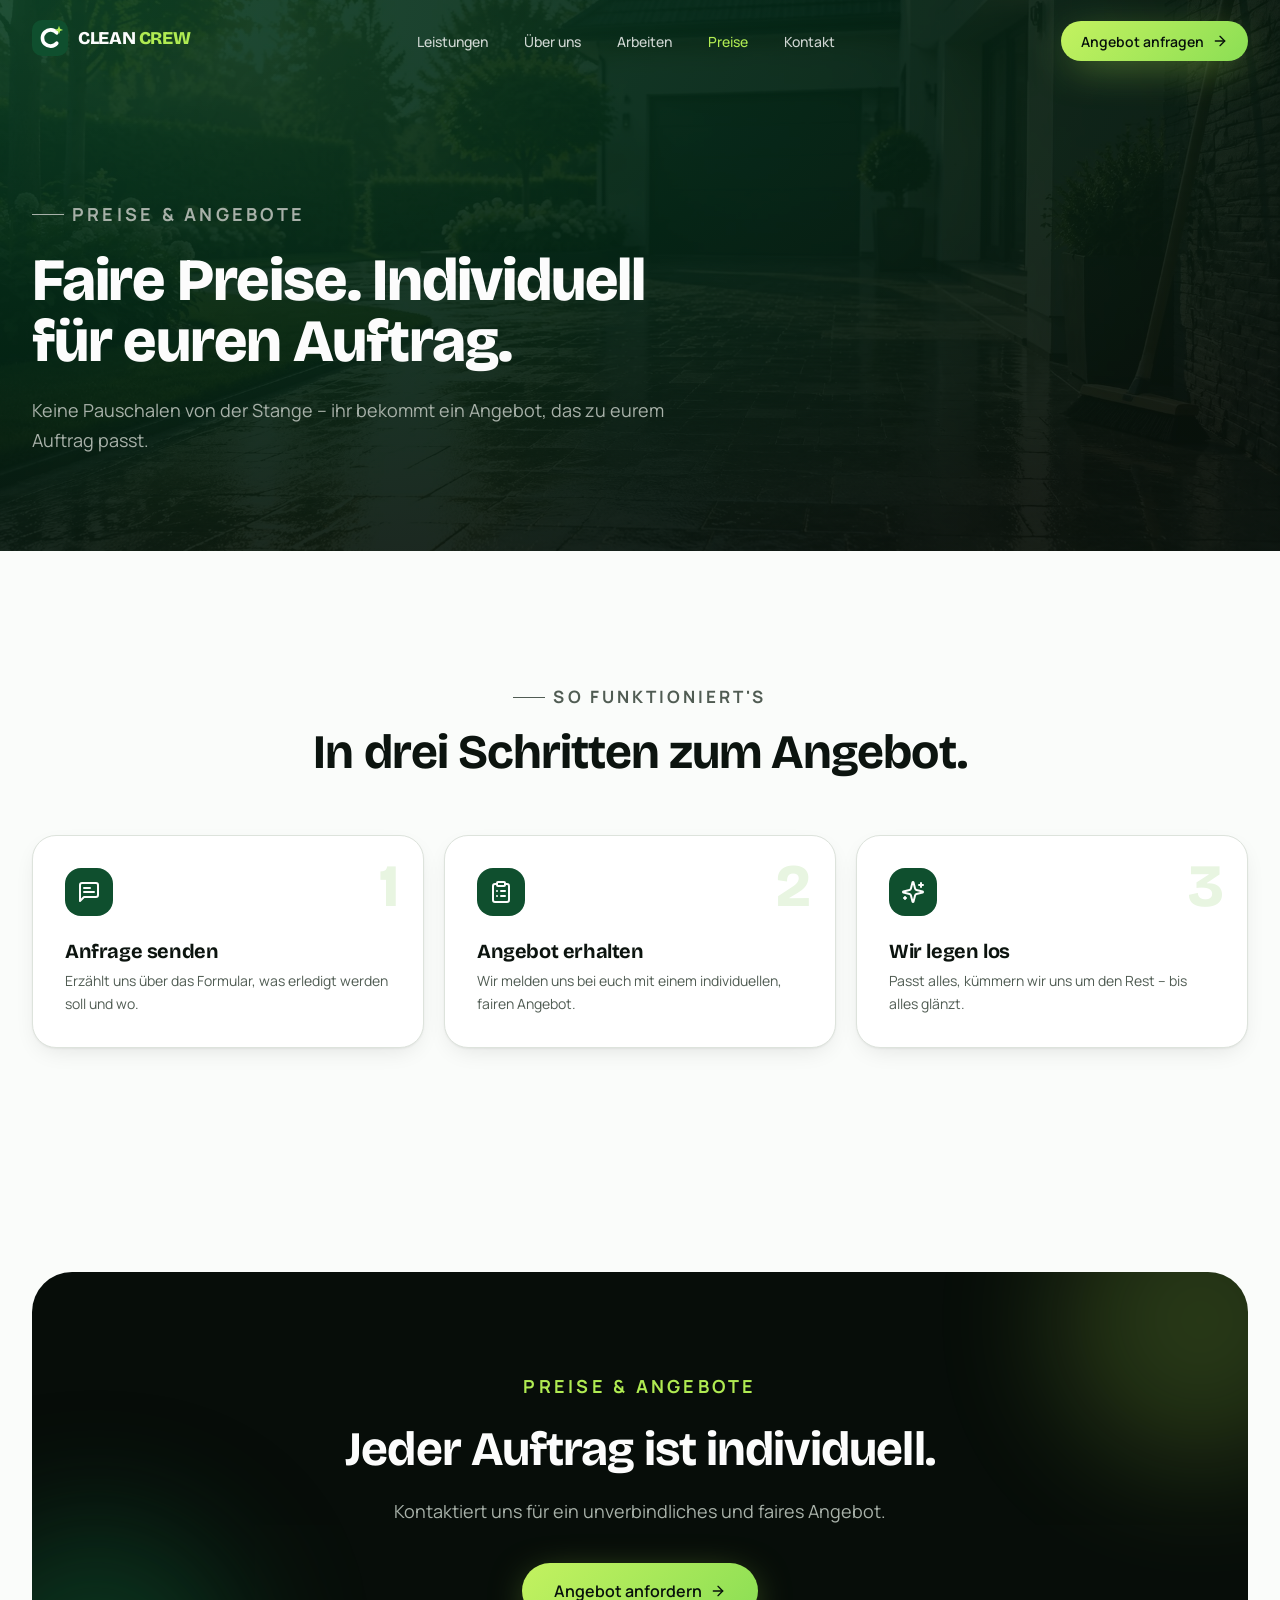
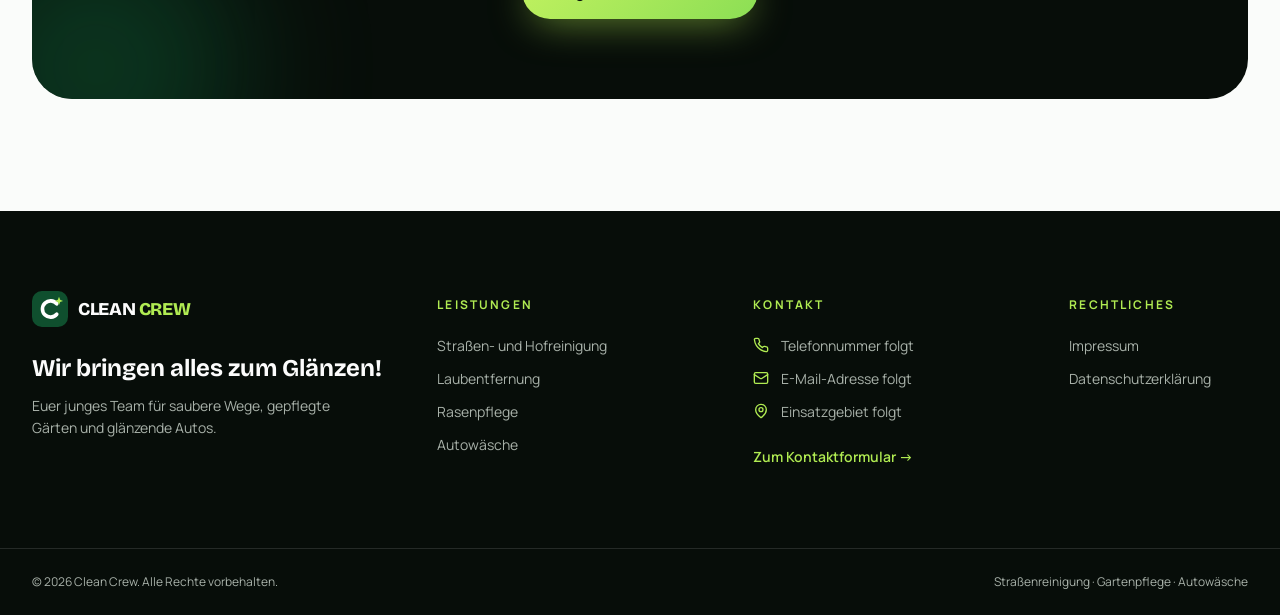
<file: preise.html>
<!doctype html>
<html lang="de" class="no-js">
<head>
<meta charset="utf-8">
<meta name="viewport" content="width=device-width, initial-scale=1">
<title>Preise &amp; Angebote – unverbindlich anfragen | Clean Crew</title>
<meta name="description" content="Jeder Auftrag ist individuell. Kontaktiert Clean Crew für ein unverbindliches und faires Angebot.">

<meta name="author" content="Clean Crew">
<meta name="theme-color" content="#0f1a14">
<meta property="og:site_name" content="Clean Crew">
<meta property="og:locale" content="de_DE">
<meta property="og:type" content="website">
<meta property="og:title" content="Preise &amp; Angebote – unverbindlich anfragen | Clean Crew">
<meta property="og:description" content="Jeder Auftrag ist individuell. Kontaktiert Clean Crew für ein unverbindliches und faires Angebot.">
<meta property="og:image" content="img/hero.webp">
<meta name="twitter:card" content="summary_large_image">
<link rel="icon" href="favicon.svg" type="image/svg+xml">
<link rel="icon" href="favicon.ico" sizes="any">
<link rel="preconnect" href="https://fonts.googleapis.com">
<link rel="preconnect" href="https://fonts.gstatic.com" crossorigin>
<link rel="stylesheet" href="https://fonts.googleapis.com/css2?family=Bricolage+Grotesque:opsz,wght@12..96,600;12..96,700;12..96,800&family=Manrope:wght@400;500;600;700&display=swap">
<link rel="stylesheet" href="style.css">

</head>
<body>
<a class="skip-link" href="#inhalt">Zum Inhalt springen</a>
<header class="site-header">
  <div class="container header-inner">
    <a href="index.html" aria-label="Clean Crew – Startseite"><span class="logo"><svg viewBox="0 0 40 40" aria-hidden="true"><rect width="40" height="40" rx="11" style="fill:var(--primary)"/><path d="M27.5 14.2a9 9 0 1 0 0 11.6" fill="none" stroke-width="4" stroke-linecap="round" style="stroke:#fff"/><path class="spark" d="M30 6.5l1.3 3.2 3.2 1.3-3.2 1.3L30 15.5l-1.3-3.2-3.2-1.3 3.2-1.3z" style="fill:var(--accent)"/></svg><span>CLEAN <em>CREW</em></span></span></a>
    <nav class="main-nav" aria-label="Hauptnavigation"><a href="leistungen.html">Leistungen</a><a href="ueber-uns.html">Über uns</a><a href="arbeiten.html">Arbeiten</a><a href="preise.html" aria-current="page">Preise</a><a href="kontakt.html">Kontakt</a></nav>
    <div class="header-actions">
      <a class="btn btn-hero header-cta" href="kontakt.html">Angebot anfragen <svg class="icon" viewBox="0 0 24 24" aria-hidden="true"><path d="M5 12h14"/><path d="m12 5 7 7-7 7"/></svg></a>
      <button class="btn btn-icon btn-outline-light menu-btn" aria-label="Menü öffnen" aria-expanded="false" aria-controls="mobile-menu"><svg class="icon" viewBox="0 0 24 24" aria-hidden="true"><path d="M4 12h16"/><path d="M4 6h16"/><path d="M4 18h16"/></svg></button>
    </div>
  </div>
</header>
<div class="mobile-menu" id="mobile-menu" aria-hidden="true">
  <div class="backdrop" data-close></div>
  <div class="panel" role="dialog" aria-modal="true" aria-label="Menü">
    <span class="logo"><svg viewBox="0 0 40 40" aria-hidden="true"><rect width="40" height="40" rx="11" style="fill:var(--primary)"/><path d="M27.5 14.2a9 9 0 1 0 0 11.6" fill="none" stroke-width="4" stroke-linecap="round" style="stroke:#fff"/><path class="spark" d="M30 6.5l1.3 3.2 3.2 1.3-3.2 1.3L30 15.5l-1.3-3.2-3.2-1.3 3.2-1.3z" style="fill:var(--accent)"/></svg><span>CLEAN <em>CREW</em></span></span>
    <button class="btn btn-icon btn-outline-light close" data-close aria-label="Menü schließen"><svg class="icon" viewBox="0 0 24 24" aria-hidden="true"><path d="M18 6 6 18"/><path d="m6 6 12 12"/></svg></button>
    <nav aria-label="Mobile Navigation"><a href="index.html">Start</a><a href="leistungen.html">Leistungen</a><a href="ueber-uns.html">Über uns</a><a href="arbeiten.html">Arbeiten</a><a href="preise.html" aria-current="page">Preise</a><a href="kontakt.html">Kontakt</a></nav>
    <a class="btn btn-lg btn-hero" href="kontakt.html">Jetzt Angebot anfragen <svg class="icon" viewBox="0 0 24 24" aria-hidden="true"><path d="M5 12h14"/><path d="m12 5 7 7-7 7"/></svg></a>
  </div>
</div>
<main id="inhalt">

<section class="page-hero">
  <img src="img/hero.webp" alt="" aria-hidden="true" width="1920" height="1088" fetchpriority="high">
  <div class="overlay" aria-hidden="true"></div>
  <div class="container">
    <div class="reveal content"><p class="eyebrow">Preise &amp; Angebote</p><h1>Faire Preise. Individuell für euren Auftrag.</h1><p>Keine Pauschalen von der Stange – ihr bekommt ein Angebot, das zu eurem Auftrag passt.</p></div>
  </div>
</section>
<section class="section">
  <div class="container">
    <div class="reveal heading center"><p class="eyebrow">So funktioniert&#x27;s</p><h2>In drei Schritten zum Angebot.</h2></div>
    <ol class="steps mt-14"><li class="reveal"><div class="step"><span class="n">1</span><span class="icon-badge"><svg class="icon" viewBox="0 0 24 24" aria-hidden="true"><path d="M21 15a2 2 0 0 1-2 2H7l-4 4V5a2 2 0 0 1 2-2h14a2 2 0 0 1 2 2z"/><path d="M13 8H7"/><path d="M17 12H7"/></svg></span><h3>Anfrage senden</h3><p>Erzählt uns über das Formular, was erledigt werden soll und wo.</p></div></li><li class="reveal" style="--d:100ms"><div class="step"><span class="n">2</span><span class="icon-badge"><svg class="icon" viewBox="0 0 24 24" aria-hidden="true"><rect width="8" height="4" x="8" y="2" rx="1" ry="1"/><path d="M16 4h2a2 2 0 0 1 2 2v14a2 2 0 0 1-2 2H6a2 2 0 0 1-2-2V6a2 2 0 0 1 2-2h2"/><path d="M12 11h4"/><path d="M12 16h4"/><path d="M8 11h.01"/><path d="M8 16h.01"/></svg></span><h3>Angebot erhalten</h3><p>Wir melden uns bei euch mit einem individuellen, fairen Angebot.</p></div></li><li class="reveal" style="--d:200ms"><div class="step"><span class="n">3</span><span class="icon-badge"><svg class="icon" viewBox="0 0 24 24" aria-hidden="true"><path d="M9.937 15.5A2 2 0 0 0 8.5 14.063l-6.135-1.582a.5.5 0 0 1 0-.962L8.5 9.936A2 2 0 0 0 9.937 8.5l1.582-6.135a.5.5 0 0 1 .963 0L14.063 8.5A2 2 0 0 0 15.5 9.937l6.135 1.581a.5.5 0 0 1 0 .964L15.5 14.063a2 2 0 0 0-1.437 1.437l-1.582 6.135a.5.5 0 0 1-.963 0z"/><path d="M20 3v4"/><path d="M22 5h-4"/><path d="M4 17v2"/><path d="M5 18H3"/></svg></span><h3>Wir legen los</h3><p>Passt alles, kümmern wir uns um den Rest – bis alles glänzt.</p></div></li></ol>
  </div>
</section>
<section class="section" aria-labelledby="preise-titel">
  <div class="container"><div class="reveal"><div class="price-box"><div class="blob a" aria-hidden="true"></div><div class="blob b" aria-hidden="true"></div><div class="relative"><p class="eyebrow">Preise &amp; Angebote</p><h2 id="preise-titel">Jeder Auftrag ist individuell.</h2><p>Kontaktiert uns für ein unverbindliches und faires Angebot.</p><a class="btn btn-xl btn-hero" href="kontakt.html">Angebot anfordern <svg class="icon" viewBox="0 0 24 24" aria-hidden="true"><path d="M5 12h14"/><path d="m12 5 7 7-7 7"/></svg></a></div></div></div></div>
</section>
</main>
<footer class="site-footer">
  <div class="container footer-grid">
    <div>
      <span class="logo"><svg viewBox="0 0 40 40" aria-hidden="true"><rect width="40" height="40" rx="11" style="fill:var(--primary)"/><path d="M27.5 14.2a9 9 0 1 0 0 11.6" fill="none" stroke-width="4" stroke-linecap="round" style="stroke:#fff"/><path class="spark" d="M30 6.5l1.3 3.2 3.2 1.3-3.2 1.3L30 15.5l-1.3-3.2-3.2-1.3 3.2-1.3z" style="fill:var(--accent)"/></svg><span>CLEAN <em>CREW</em></span></span>
      <p class="slogan">Wir bringen alles zum Glänzen!</p>
      <p class="tagline">Euer junges Team für saubere Wege, gepflegte Gärten und glänzende Autos.</p>
    </div>
    <div><h3 class="eyebrow">Leistungen</h3><ul><li><a href="leistungen.html#hofreinigung">Straßen- und Hofreinigung</a></li><li><a href="leistungen.html#laubentfernung">Laubentfernung</a></li><li><a href="leistungen.html#rasenpflege">Rasenpflege</a></li><li><a href="leistungen.html#autowaesche">Autowäsche</a></li></ul></div>
    <div>
      <h3 class="eyebrow">Kontakt</h3>
      <ul>
        <li class="ic"><svg class="icon" viewBox="0 0 24 24" aria-hidden="true"><path d="M22 16.92v3a2 2 0 0 1-2.18 2 19.79 19.79 0 0 1-8.63-3.07 19.5 19.5 0 0 1-6-6 19.79 19.79 0 0 1-3.07-8.67A2 2 0 0 1 4.11 2h3a2 2 0 0 1 2 1.72 12.84 12.84 0 0 0 .7 2.81 2 2 0 0 1-.45 2.11L8.09 9.91a16 16 0 0 0 6 6l1.27-1.27a2 2 0 0 1 2.11-.45 12.84 12.84 0 0 0 2.81.7A2 2 0 0 1 22 16.92z"/></svg><span data-contact="phone"></span></li>
        <li class="ic"><svg class="icon" viewBox="0 0 24 24" aria-hidden="true"><rect width="20" height="16" x="2" y="4" rx="2"/><path d="m22 7-8.97 5.7a1.94 1.94 0 0 1-2.06 0L2 7"/></svg><span data-contact="email"></span></li>
        <li class="ic"><svg class="icon" viewBox="0 0 24 24" aria-hidden="true"><path d="M20 10c0 6-8 12-8 12s-8-6-8-12a8 8 0 0 1 16 0Z"/><circle cx="12" cy="10" r="3"/></svg><span data-contact="area"></span></li>
      </ul>
      <a class="to-form" href="kontakt.html">Zum Kontaktformular →</a>
    </div>
    <div>
      <h3 class="eyebrow">Rechtliches</h3>
      <ul><li><a href="impressum.html">Impressum</a></li><li><a href="datenschutz.html">Datenschutzerklärung</a></li></ul>
    </div>
  </div>
  <div class="footer-bottom"><div class="container">
    <p>© <span id="year">2026</span> Clean Crew. Alle Rechte vorbehalten.</p>
    <p>Straßenreinigung · Gartenpflege · Autowäsche</p>
  </div></div>
</footer>
<a class="wa-float" data-whatsapp hidden target="_blank" rel="noopener noreferrer" aria-label="Per WhatsApp schreiben"><svg class="icon" viewBox="0 0 24 24" aria-hidden="true"><path d="M7.9 20A9 9 0 1 0 4 16.1L2 22Z"/></svg><span>WhatsApp</span></a>
<script>document.getElementById("year").textContent = new Date().getFullYear();</script>
<script src="config.js"></script>
<script src="main.js"></script>
</body>
</html>
</file>
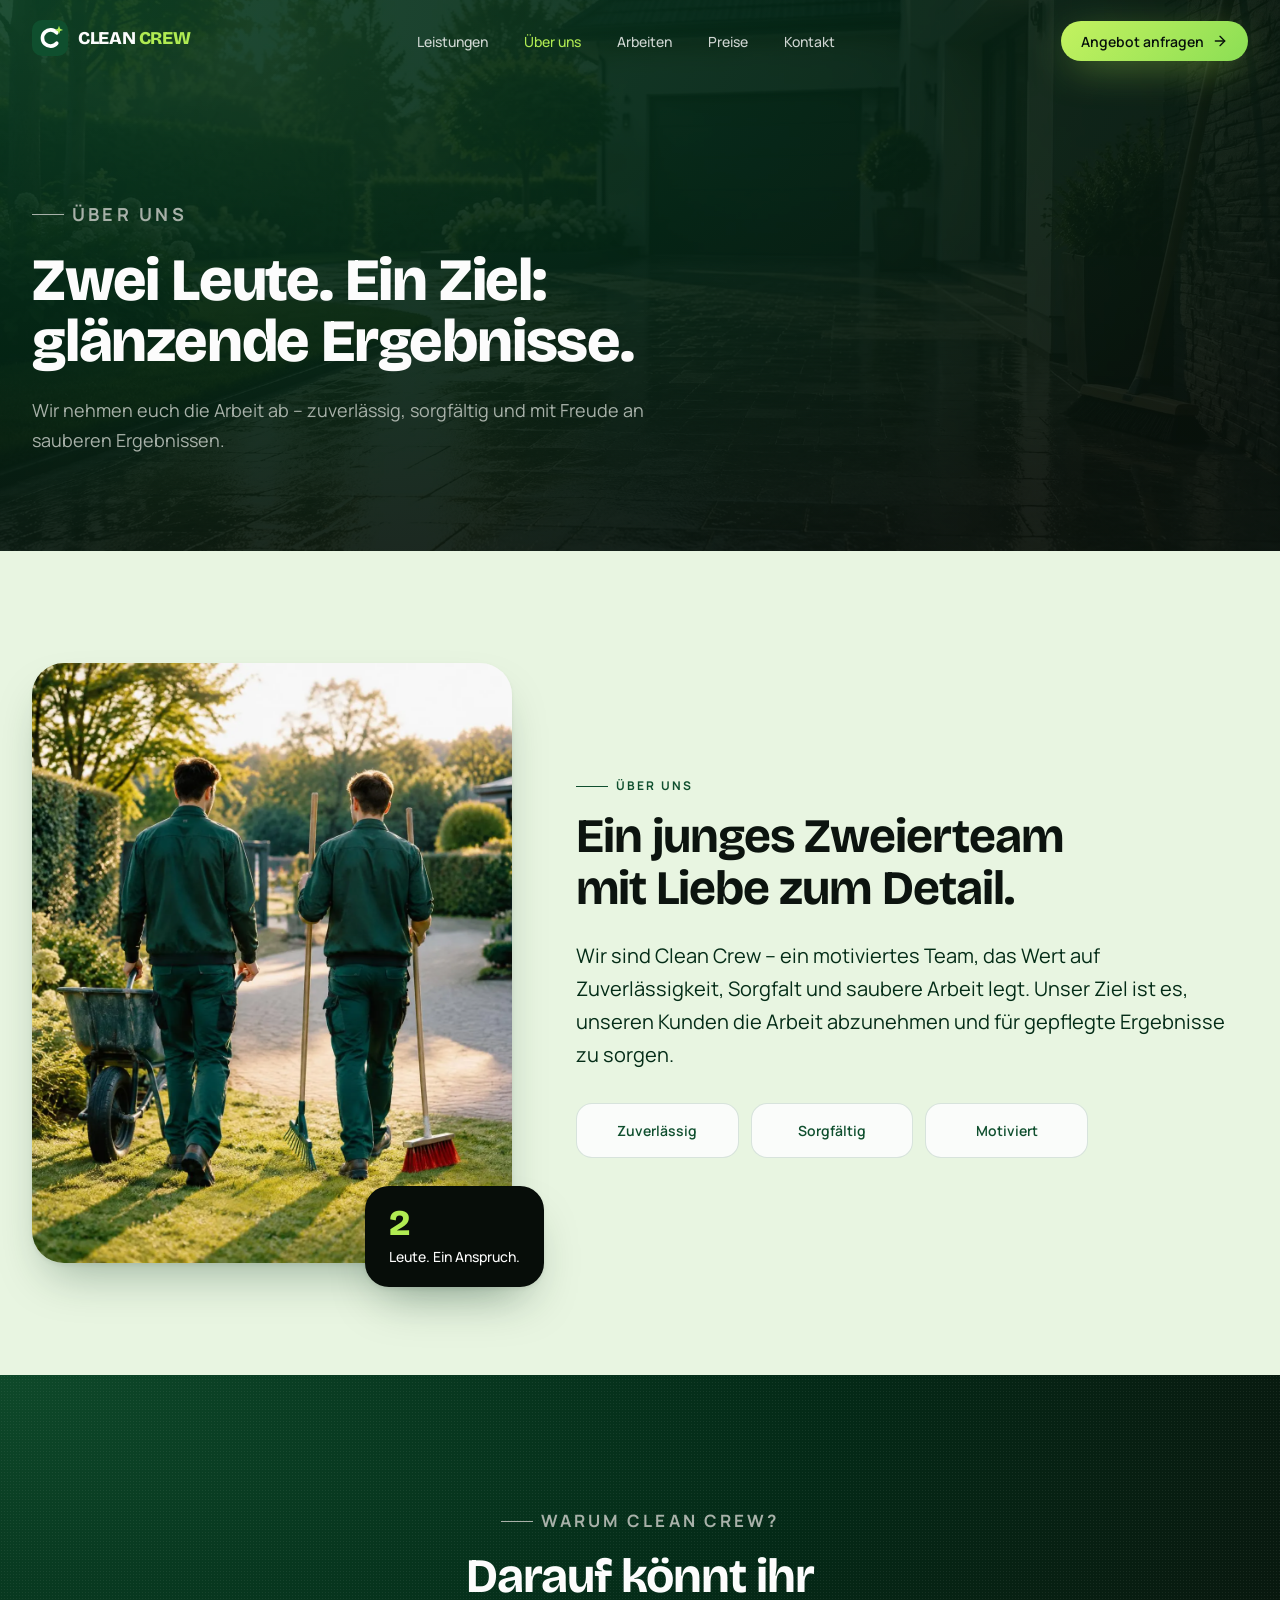
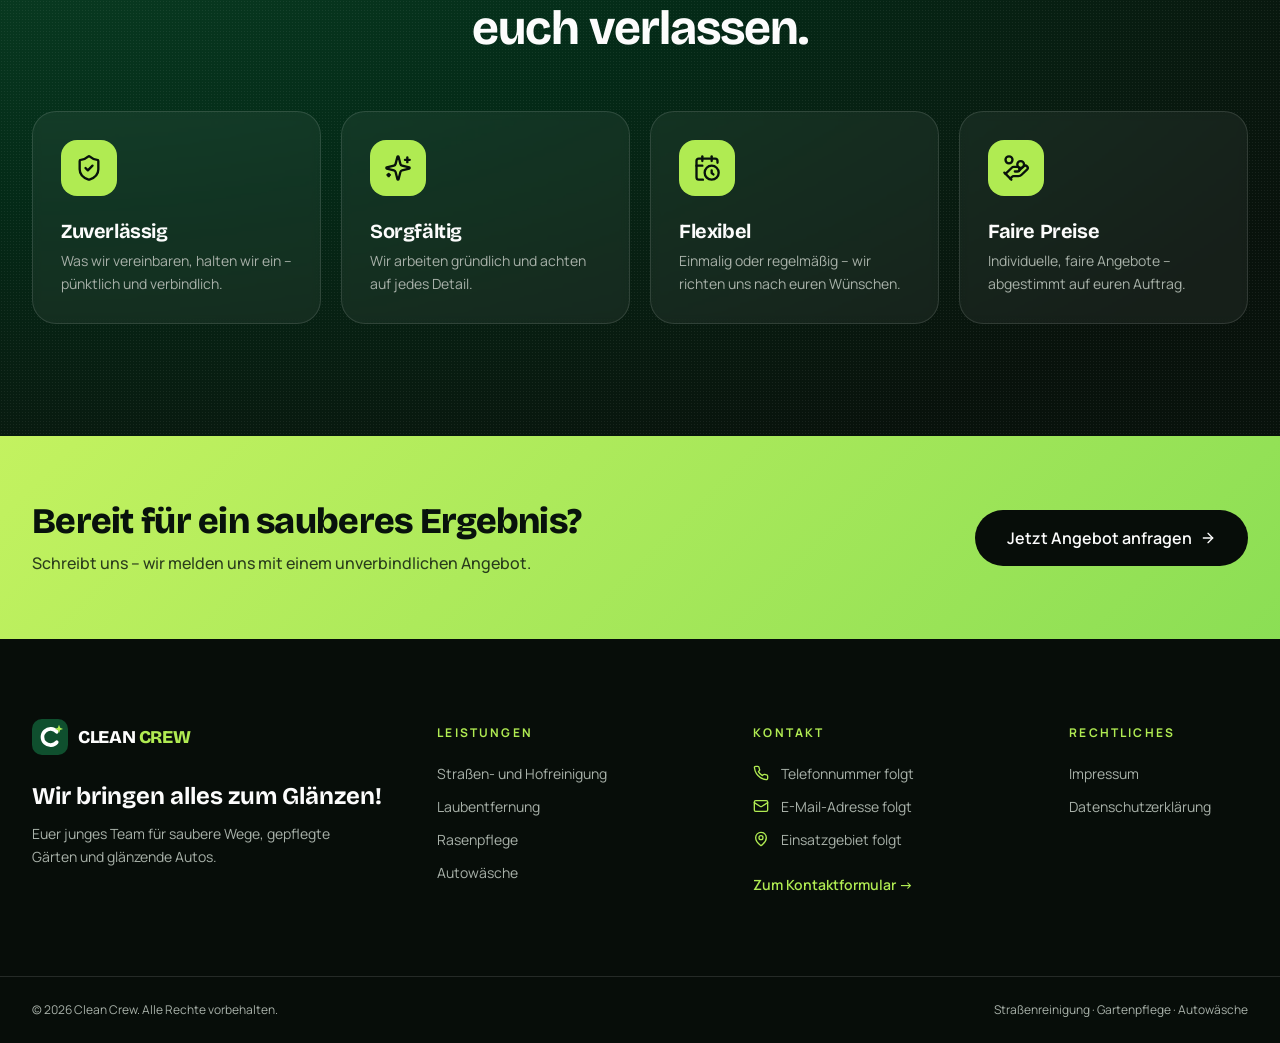
<file: ueber-uns.html>
<!doctype html>
<html lang="de" class="no-js">
<head>
<meta charset="utf-8">
<meta name="viewport" content="width=device-width, initial-scale=1">
<title>Über uns – das junge Zweierteam | Clean Crew</title>
<meta name="description" content="Wir sind Clean Crew – ein motiviertes Zweierteam, das Wert auf Zuverlässigkeit, Sorgfalt und saubere Arbeit legt.">

<meta name="author" content="Clean Crew">
<meta name="theme-color" content="#0f1a14">
<meta property="og:site_name" content="Clean Crew">
<meta property="og:locale" content="de_DE">
<meta property="og:type" content="website">
<meta property="og:title" content="Über uns – das junge Zweierteam | Clean Crew">
<meta property="og:description" content="Wir sind Clean Crew – ein motiviertes Zweierteam, das Wert auf Zuverlässigkeit, Sorgfalt und saubere Arbeit legt.">
<meta property="og:image" content="img/hero.webp">
<meta name="twitter:card" content="summary_large_image">
<link rel="icon" href="favicon.svg" type="image/svg+xml">
<link rel="icon" href="favicon.ico" sizes="any">
<link rel="preconnect" href="https://fonts.googleapis.com">
<link rel="preconnect" href="https://fonts.gstatic.com" crossorigin>
<link rel="stylesheet" href="https://fonts.googleapis.com/css2?family=Bricolage+Grotesque:opsz,wght@12..96,600;12..96,700;12..96,800&family=Manrope:wght@400;500;600;700&display=swap">
<link rel="stylesheet" href="style.css">

</head>
<body>
<a class="skip-link" href="#inhalt">Zum Inhalt springen</a>
<header class="site-header">
  <div class="container header-inner">
    <a href="index.html" aria-label="Clean Crew – Startseite"><span class="logo"><svg viewBox="0 0 40 40" aria-hidden="true"><rect width="40" height="40" rx="11" style="fill:var(--primary)"/><path d="M27.5 14.2a9 9 0 1 0 0 11.6" fill="none" stroke-width="4" stroke-linecap="round" style="stroke:#fff"/><path class="spark" d="M30 6.5l1.3 3.2 3.2 1.3-3.2 1.3L30 15.5l-1.3-3.2-3.2-1.3 3.2-1.3z" style="fill:var(--accent)"/></svg><span>CLEAN <em>CREW</em></span></span></a>
    <nav class="main-nav" aria-label="Hauptnavigation"><a href="leistungen.html">Leistungen</a><a href="ueber-uns.html" aria-current="page">Über uns</a><a href="arbeiten.html">Arbeiten</a><a href="preise.html">Preise</a><a href="kontakt.html">Kontakt</a></nav>
    <div class="header-actions">
      <a class="btn btn-hero header-cta" href="kontakt.html">Angebot anfragen <svg class="icon" viewBox="0 0 24 24" aria-hidden="true"><path d="M5 12h14"/><path d="m12 5 7 7-7 7"/></svg></a>
      <button class="btn btn-icon btn-outline-light menu-btn" aria-label="Menü öffnen" aria-expanded="false" aria-controls="mobile-menu"><svg class="icon" viewBox="0 0 24 24" aria-hidden="true"><path d="M4 12h16"/><path d="M4 6h16"/><path d="M4 18h16"/></svg></button>
    </div>
  </div>
</header>
<div class="mobile-menu" id="mobile-menu" aria-hidden="true">
  <div class="backdrop" data-close></div>
  <div class="panel" role="dialog" aria-modal="true" aria-label="Menü">
    <span class="logo"><svg viewBox="0 0 40 40" aria-hidden="true"><rect width="40" height="40" rx="11" style="fill:var(--primary)"/><path d="M27.5 14.2a9 9 0 1 0 0 11.6" fill="none" stroke-width="4" stroke-linecap="round" style="stroke:#fff"/><path class="spark" d="M30 6.5l1.3 3.2 3.2 1.3-3.2 1.3L30 15.5l-1.3-3.2-3.2-1.3 3.2-1.3z" style="fill:var(--accent)"/></svg><span>CLEAN <em>CREW</em></span></span>
    <button class="btn btn-icon btn-outline-light close" data-close aria-label="Menü schließen"><svg class="icon" viewBox="0 0 24 24" aria-hidden="true"><path d="M18 6 6 18"/><path d="m6 6 12 12"/></svg></button>
    <nav aria-label="Mobile Navigation"><a href="index.html">Start</a><a href="leistungen.html">Leistungen</a><a href="ueber-uns.html" aria-current="page">Über uns</a><a href="arbeiten.html">Arbeiten</a><a href="preise.html">Preise</a><a href="kontakt.html">Kontakt</a></nav>
    <a class="btn btn-lg btn-hero" href="kontakt.html">Jetzt Angebot anfragen <svg class="icon" viewBox="0 0 24 24" aria-hidden="true"><path d="M5 12h14"/><path d="m12 5 7 7-7 7"/></svg></a>
  </div>
</div>
<main id="inhalt">

<section class="page-hero">
  <img src="img/hero.webp" alt="" aria-hidden="true" width="1920" height="1088" fetchpriority="high">
  <div class="overlay" aria-hidden="true"></div>
  <div class="container">
    <div class="reveal content"><p class="eyebrow">Über uns</p><h1>Zwei Leute. Ein Ziel: glänzende Ergebnisse.</h1><p>Wir nehmen euch die Arbeit ab – zuverlässig, sorgfältig und mit Freude an sauberen Ergebnissen.</p></div>
  </div>
</section>
<section class="section bg-secondary" aria-labelledby="ueber-uns-titel">
  <div class="container about"><div class="reveal"><div class="photo"><div class="frame"><img src="img/team.webp" alt="Das Clean-Crew-Team mit Schubkarre, Rechen und Besen" width="1200" height="1408" loading="lazy" decoding="async"></div><div class="badge"><strong>2</strong><span>Leute. Ein Anspruch.</span></div></div></div><div class="reveal" style="--d:120ms"><p class="eyebrow">Über uns</p><h2 id="ueber-uns-titel">Ein junges Zweierteam mit Liebe zum Detail.</h2><p class="lead">Wir sind Clean Crew – ein motiviertes Team, das Wert auf Zuverlässigkeit, Sorgfalt und saubere Arbeit legt. Unser Ziel ist es, unseren Kunden die Arbeit abzunehmen und für gepflegte Ergebnisse zu sorgen.</p><div class="values"><div>Zuverlässig</div><div>Sorgfältig</div><div>Motiviert</div></div></div></div>
</section>
<section class="section bg-forest grain on-dark" aria-labelledby="warum-titel">
  <div class="container relative">
    <div class="reveal heading center"><p class="eyebrow">Warum Clean Crew?</p><h2 id="warum-titel">Darauf könnt ihr euch verlassen.</h2></div>
    <div class="grid-4 mt-14"><div class="reveal"><div class="why-card"><span class="icon-badge"><svg class="icon" viewBox="0 0 24 24" aria-hidden="true"><path d="M20 13c0 5-3.5 7.5-7.66 8.95a1 1 0 0 1-.67-.01C7.5 20.5 4 18 4 13V6a1 1 0 0 1 1-1c2 0 4.5-1.2 6.24-2.72a1.17 1.17 0 0 1 1.52 0C14.51 3.81 17 5 19 5a1 1 0 0 1 1 1z"/><path d="m9 12 2 2 4-4"/></svg></span><h3>Zuverlässig</h3><p>Was wir vereinbaren, halten wir ein – pünktlich und verbindlich.</p></div></div><div class="reveal" style="--d:90ms"><div class="why-card"><span class="icon-badge"><svg class="icon" viewBox="0 0 24 24" aria-hidden="true"><path d="M9.937 15.5A2 2 0 0 0 8.5 14.063l-6.135-1.582a.5.5 0 0 1 0-.962L8.5 9.936A2 2 0 0 0 9.937 8.5l1.582-6.135a.5.5 0 0 1 .963 0L14.063 8.5A2 2 0 0 0 15.5 9.937l6.135 1.581a.5.5 0 0 1 0 .964L15.5 14.063a2 2 0 0 0-1.437 1.437l-1.582 6.135a.5.5 0 0 1-.963 0z"/><path d="M20 3v4"/><path d="M22 5h-4"/><path d="M4 17v2"/><path d="M5 18H3"/></svg></span><h3>Sorgfältig</h3><p>Wir arbeiten gründlich und achten auf jedes Detail.</p></div></div><div class="reveal" style="--d:180ms"><div class="why-card"><span class="icon-badge"><svg class="icon" viewBox="0 0 24 24" aria-hidden="true"><path d="M21 7.5V6a2 2 0 0 0-2-2H5a2 2 0 0 0-2 2v14a2 2 0 0 0 2 2h3.5"/><path d="M16 2v4"/><path d="M8 2v4"/><path d="M3 10h5"/><path d="M17.5 17.5 16 16.3V14"/><circle cx="16" cy="16" r="6"/></svg></span><h3>Flexibel</h3><p>Einmalig oder regelmäßig – wir richten uns nach euren Wünschen.</p></div></div><div class="reveal" style="--d:270ms"><div class="why-card"><span class="icon-badge"><svg class="icon" viewBox="0 0 24 24" aria-hidden="true"><path d="M11 15h2a2 2 0 1 0 0-4h-3c-.6 0-1.1.2-1.4.6L3 17"/><path d="m7 21 1.6-1.4c.3-.4.8-.6 1.4-.6h4c1.1 0 2.1-.4 2.8-1.2l4.6-4.4a2 2 0 0 0-2.75-2.91l-4.2 3.9"/><path d="m2 16 6 6"/><circle cx="16" cy="9" r="2.9"/><circle cx="6" cy="5" r="3"/></svg></span><h3>Faire Preise</h3><p>Individuelle, faire Angebote – abgestimmt auf euren Auftrag.</p></div></div></div>
  </div>
</section>
<section class="bg-lime cta-band">
  <div class="container">
    <div class="reveal"><h2>Bereit für ein sauberes Ergebnis?</h2><p>Schreibt uns – wir melden uns mit einem unverbindlichen Angebot.</p></div>
    <div class="reveal" style="--d:100ms"><a class="btn btn-xl btn-ink" href="kontakt.html">Jetzt Angebot anfragen <svg class="icon" viewBox="0 0 24 24" aria-hidden="true"><path d="M5 12h14"/><path d="m12 5 7 7-7 7"/></svg></a></div>
  </div>
</section>
</main>
<footer class="site-footer">
  <div class="container footer-grid">
    <div>
      <span class="logo"><svg viewBox="0 0 40 40" aria-hidden="true"><rect width="40" height="40" rx="11" style="fill:var(--primary)"/><path d="M27.5 14.2a9 9 0 1 0 0 11.6" fill="none" stroke-width="4" stroke-linecap="round" style="stroke:#fff"/><path class="spark" d="M30 6.5l1.3 3.2 3.2 1.3-3.2 1.3L30 15.5l-1.3-3.2-3.2-1.3 3.2-1.3z" style="fill:var(--accent)"/></svg><span>CLEAN <em>CREW</em></span></span>
      <p class="slogan">Wir bringen alles zum Glänzen!</p>
      <p class="tagline">Euer junges Team für saubere Wege, gepflegte Gärten und glänzende Autos.</p>
    </div>
    <div><h3 class="eyebrow">Leistungen</h3><ul><li><a href="leistungen.html#hofreinigung">Straßen- und Hofreinigung</a></li><li><a href="leistungen.html#laubentfernung">Laubentfernung</a></li><li><a href="leistungen.html#rasenpflege">Rasenpflege</a></li><li><a href="leistungen.html#autowaesche">Autowäsche</a></li></ul></div>
    <div>
      <h3 class="eyebrow">Kontakt</h3>
      <ul>
        <li class="ic"><svg class="icon" viewBox="0 0 24 24" aria-hidden="true"><path d="M22 16.92v3a2 2 0 0 1-2.18 2 19.79 19.79 0 0 1-8.63-3.07 19.5 19.5 0 0 1-6-6 19.79 19.79 0 0 1-3.07-8.67A2 2 0 0 1 4.11 2h3a2 2 0 0 1 2 1.72 12.84 12.84 0 0 0 .7 2.81 2 2 0 0 1-.45 2.11L8.09 9.91a16 16 0 0 0 6 6l1.27-1.27a2 2 0 0 1 2.11-.45 12.84 12.84 0 0 0 2.81.7A2 2 0 0 1 22 16.92z"/></svg><span data-contact="phone"></span></li>
        <li class="ic"><svg class="icon" viewBox="0 0 24 24" aria-hidden="true"><rect width="20" height="16" x="2" y="4" rx="2"/><path d="m22 7-8.97 5.7a1.94 1.94 0 0 1-2.06 0L2 7"/></svg><span data-contact="email"></span></li>
        <li class="ic"><svg class="icon" viewBox="0 0 24 24" aria-hidden="true"><path d="M20 10c0 6-8 12-8 12s-8-6-8-12a8 8 0 0 1 16 0Z"/><circle cx="12" cy="10" r="3"/></svg><span data-contact="area"></span></li>
      </ul>
      <a class="to-form" href="kontakt.html">Zum Kontaktformular →</a>
    </div>
    <div>
      <h3 class="eyebrow">Rechtliches</h3>
      <ul><li><a href="impressum.html">Impressum</a></li><li><a href="datenschutz.html">Datenschutzerklärung</a></li></ul>
    </div>
  </div>
  <div class="footer-bottom"><div class="container">
    <p>© <span id="year">2026</span> Clean Crew. Alle Rechte vorbehalten.</p>
    <p>Straßenreinigung · Gartenpflege · Autowäsche</p>
  </div></div>
</footer>
<a class="wa-float" data-whatsapp hidden target="_blank" rel="noopener noreferrer" aria-label="Per WhatsApp schreiben"><svg class="icon" viewBox="0 0 24 24" aria-hidden="true"><path d="M7.9 20A9 9 0 1 0 4 16.1L2 22Z"/></svg><span>WhatsApp</span></a>
<script>document.getElementById("year").textContent = new Date().getFullYear();</script>
<script src="config.js"></script>
<script src="main.js"></script>
</body>
</html>
</file>
<file: style.css>
/* Clean Crew – Stylesheet
 * Farben: dunkles Grün, Limettengrün, Schwarz, Weiß.
 * Alle Farben stehen hier oben als Variablen. */
:root {
  --font-display: "Bricolage Grotesque", ui-sans-serif, system-ui, sans-serif;
  --font-sans: "Manrope", ui-sans-serif, system-ui, sans-serif;

  --background: oklch(0.99 0.004 145);
  --foreground: oklch(0.18 0.015 155);
  --card: #fff;
  --primary: oklch(0.38 0.085 155);
  --primary-fg: #fcfcfc;
  --accent: oklch(0.87 0.19 128);
  --accent-fg: oklch(0.17 0.02 155);
  --secondary: oklch(0.955 0.03 135);
  --secondary-fg: oklch(0.26 0.06 155);
  --muted: oklch(0.965 0.008 145);
  --muted-fg: oklch(0.46 0.02 155);
  --destructive: oklch(0.577 0.245 27.3);
  --border: oklch(0.91 0.012 145);
  --input: oklch(0.89 0.014 145);
  --ink: oklch(0.15 0.012 155);
  --ink-fg: #fcfcfc;
  --ink-muted: oklch(0.75 0.015 150);
  --ink-border: oklch(1 0 0 / 12%);
  --whatsapp: oklch(0.72 0.17 150);

  --gradient-hero: linear-gradient(180deg, oklch(0.15 0.012 155 / 0.55) 0%, oklch(0.15 0.012 155 / 0.35) 40%, oklch(0.15 0.012 155 / 0.92) 100%);
  --gradient-forest: radial-gradient(120% 120% at 0% 0%, oklch(0.36 0.08 155) 0%, oklch(0.25 0.055 157) 55%, oklch(0.17 0.02 155) 100%);
  --gradient-lime: linear-gradient(135deg, oklch(0.9 0.18 125), oklch(0.82 0.19 135));
  --shadow-soft: 0 1px 2px oklch(0.18 0.015 155 / 0.05), 0 8px 24px -8px oklch(0.18 0.015 155 / 0.12);
  --shadow-lift: 0 2px 4px oklch(0.18 0.015 155 / 0.06), 0 24px 48px -16px oklch(0.27 0.06 157 / 0.35);
  --shadow-glow: 0 10px 40px -10px oklch(0.87 0.19 128 / 0.6);
  --ease: cubic-bezier(0.22, 1, 0.36, 1);
}

*, *::before, *::after { box-sizing: border-box; }
* { margin: 0; padding: 0; border: 0 solid var(--border); }
html { scroll-behavior: smooth; -webkit-text-size-adjust: 100%; }
body {
  background: var(--background); color: var(--foreground);
  font-family: var(--font-sans); line-height: 1.5;
  -webkit-font-smoothing: antialiased; text-rendering: optimizeLegibility;
}
h1, h2, h3, h4 { font-family: var(--font-display); letter-spacing: -0.02em; line-height: 1.1; }
img, svg { display: block; max-width: 100%; }
img { height: auto; }
a { color: inherit; text-decoration: none; }
ul, ol { list-style: none; }
button, input, select, textarea { font: inherit; color: inherit; }
::selection { background: var(--accent); color: var(--accent-fg); }
.icon { width: 1rem; height: 1rem; flex-shrink: 0; fill: none; stroke: currentColor; stroke-width: 2; stroke-linecap: round; stroke-linejoin: round; }
.sr-only { position: absolute; width: 1px; height: 1px; overflow: hidden; clip: rect(0 0 0 0); white-space: nowrap; }
.skip-link { position: fixed; left: 1rem; top: -4rem; z-index: 60; padding: .5rem 1rem; border-radius: 999px; background: var(--accent); color: var(--accent-fg); }
.skip-link:focus { top: 1rem; }

/* Layout */
.container { width: 100%; max-width: 80rem; margin-inline: auto; padding-inline: 1.25rem; }
.section { padding-block: 5rem; }
@media (min-width: 640px) { .container { padding-inline: 2rem; } }
@media (min-width: 768px) { .section { padding-block: 7rem; } }
.bg-muted { background: var(--muted); }
.bg-secondary { background: var(--secondary); }
.bg-ink { background: var(--ink); color: var(--ink-fg); }
.bg-forest { background-image: var(--gradient-forest); color: var(--ink-fg); }
.bg-lime { background-image: var(--gradient-lime); color: var(--accent-fg); }
.grain { position: relative; overflow: hidden; }
.grain::after { content: ""; position: absolute; inset: 0; pointer-events: none; opacity: .06; background-image: radial-gradient(#fff 1px, transparent 1px); background-size: 3px 3px; }

.eyebrow { display: inline-flex; align-items: center; gap: .5rem; font-size: .75rem; font-weight: 700; letter-spacing: .18em; text-transform: uppercase; color: var(--primary); }
.eyebrow::before { content: ""; width: 2rem; height: 1px; background: currentColor; }
.eyebrow.plain::before { display: none; }
.on-dark .eyebrow, .eyebrow.lime { color: var(--accent); }

.heading { max-width: 42rem; }
.heading.center { margin-inline: auto; text-align: center; }
.heading.center .eyebrow { justify-content: center; }
.heading h2 { margin-top: 1rem; font-size: clamp(1.875rem, 4vw + .5rem, 3rem); font-weight: 700; line-height: 1.08; text-wrap: balance; }
.heading p { margin-top: 1.25rem; font-size: 1.0625rem; line-height: 1.65; color: var(--muted-fg); }
.on-dark .heading p { color: var(--ink-muted); }
.on-dark .heading h2 { color: var(--ink-fg); }

/* Buttons */
.btn { display: inline-flex; align-items: center; justify-content: center; gap: .5rem; white-space: nowrap; border-radius: 999px; font-size: .875rem; font-weight: 600; cursor: pointer; height: 2.5rem; padding: 0 1.25rem; transition: all .3s; }
.btn:focus-visible { outline: 2px solid var(--primary); outline-offset: 2px; }
.btn:disabled { opacity: .5; cursor: not-allowed; }
.btn-lg { height: 3rem; padding: 0 1.75rem; font-size: 1rem; }
.btn-xl { height: 3.5rem; padding: 0 2rem; font-size: 1rem; }
.btn-hero { background-image: var(--gradient-lime); color: var(--accent-fg); box-shadow: var(--shadow-glow); }
.btn-hero:hover { transform: translateY(-2px); filter: brightness(1.05); }
.btn-outline-light { border: 1px solid oklch(1 0 0 / 30%); background: oklch(1 0 0 / 5%); color: var(--ink-fg); backdrop-filter: blur(4px); }
.btn-outline-light:hover { background: oklch(1 0 0 / 15%); border-color: oklch(1 0 0 / 60%); }
.btn-ink { background: var(--ink); color: var(--ink-fg); }
.btn-ink:hover { background: var(--primary); }
.btn-primary { background: var(--primary); color: var(--primary-fg); box-shadow: var(--shadow-soft); }
.btn-primary:hover { opacity: .9; }
.btn-outline { border: 1px solid var(--input); background: var(--background); }
.btn-outline:hover { background: var(--secondary); }
.btn-whatsapp { background: var(--whatsapp); color: #fff; box-shadow: var(--shadow-lift); }
.btn-whatsapp:hover { transform: translateY(-2px); }
.btn-icon { width: 2.5rem; padding: 0; }
.btn-icon .icon { width: 1.25rem; height: 1.25rem; }
.text-link { display: inline-flex; align-items: center; gap: .5rem; font-size: .875rem; font-weight: 600; color: var(--primary); }
.text-link:hover { text-decoration: underline; }

/* Header */
.site-header { position: fixed; inset: 0 0 auto; z-index: 50; padding-block: 1.25rem; transition: all .3s; }
.site-header.scrolled { padding-block: .75rem; background: oklch(0.15 0.012 155 / 0.85); border-bottom: 1px solid var(--ink-border); backdrop-filter: blur(24px); }
.header-inner { display: flex; align-items: center; justify-content: space-between; gap: 1.5rem; }
.logo { display: inline-flex; align-items: center; gap: .625rem; color: var(--ink-fg); }
.logo svg { width: 2.25rem; height: 2.25rem; }
.logo span { font-family: var(--font-display); font-size: 1.125rem; font-weight: 800; line-height: 1; letter-spacing: -0.02em; }
.logo em, .accent { font-style: normal; color: var(--accent); }
.logo .spark { transform-origin: 30px 11px; animation: shine 3.2s ease-in-out infinite; }
.main-nav { display: none; align-items: center; gap: .25rem; }
.main-nav a { padding: .5rem 1rem; border-radius: 999px; font-size: .875rem; font-weight: 500; color: oklch(1 0 0 / 80%); transition: color .2s; }
.main-nav a:hover { color: var(--ink-fg); }
.main-nav a[aria-current="page"] { color: var(--accent); }
.header-actions { display: flex; align-items: center; gap: .5rem; }
.header-cta { display: none; }
@media (min-width: 640px) { .header-cta { display: inline-flex; } }
@media (min-width: 1024px) { .main-nav { display: flex; } .menu-btn { display: none; } }

/* Mobile menu */
.mobile-menu { position: fixed; inset: 0; z-index: 70; visibility: hidden; }
.mobile-menu.open { visibility: visible; }
.mobile-menu .backdrop { position: absolute; inset: 0; background: oklch(0 0 0 / 60%); opacity: 0; transition: opacity .3s; }
.mobile-menu.open .backdrop { opacity: 1; }
.mobile-menu .panel { position: absolute; inset: 0 0 0 auto; width: 85%; max-width: 24rem; display: flex; flex-direction: column; padding: 1.5rem; background: var(--ink); color: var(--ink-fg); border-left: 1px solid var(--ink-border); transform: translateX(100%); transition: transform .35s var(--ease); }
.mobile-menu.open .panel { transform: none; }
.mobile-menu .close { position: absolute; top: 1.25rem; right: 1.25rem; }
.mobile-menu nav { margin-top: 2.5rem; display: flex; flex-direction: column; }
.mobile-menu nav a { padding-block: 1rem; border-bottom: 1px solid var(--ink-border); font-family: var(--font-display); font-size: 1.5rem; font-weight: 700; }
.mobile-menu nav a[aria-current="page"] { color: var(--accent); }
.mobile-menu .btn { margin-top: auto; width: 100%; }

/* Hero (Startseite) */
.hero { position: relative; isolation: isolate; display: flex; align-items: flex-end; min-height: 100svh; overflow: hidden; background: var(--ink); }
.hero > img, .page-hero > img { position: absolute; inset: 0; z-index: -2; width: 100%; height: 100%; object-fit: cover; animation: slow-zoom 2.4s var(--ease) both; }
.hero .overlay { position: absolute; inset: 0; z-index: -1; background-image: var(--gradient-hero); }
.hero .container { padding-top: 8rem; padding-bottom: 4rem; }
.hero-content { max-width: 56rem; }
.hero h1 { margin-top: 1.5rem; font-size: clamp(3.5rem, 13vw, 9.5rem); font-weight: 800; line-height: .88; letter-spacing: -0.04em; color: var(--ink-fg); }
.hero .slogan { margin-top: 1.5rem; font-family: var(--font-display); font-size: clamp(1.5rem, 3vw + .5rem, 2.25rem); font-weight: 700; line-height: 1.2; color: var(--ink-fg); }
.hero .intro { margin-top: 1.25rem; max-width: 42rem; font-size: 1.0625rem; line-height: 1.65; color: var(--ink-muted); }
.hero .actions { margin-top: 2.25rem; display: flex; flex-direction: column; gap: .75rem; }
.hero .scroll-down { position: absolute; right: 2rem; bottom: 2rem; display: none; width: 3rem; height: 3rem; align-items: center; justify-content: center; border-radius: 999px; border: 1px solid oklch(1 0 0 / 30%); color: var(--ink-fg); }
.hero .scroll-down:hover { background: oklch(1 0 0 / 10%); }
.hero .scroll-down .icon { width: 1.25rem; height: 1.25rem; animation: bounce 1s infinite; }
.anim-in { animation: hero-in 1s var(--ease) both; }
@media (min-width: 640px) { .hero .actions { flex-direction: row; } }
@media (min-width: 768px) { .hero .container { padding-bottom: 6rem; } .hero .scroll-down { display: inline-flex; } }

/* Page hero (Unterseiten) */
.page-hero { position: relative; isolation: isolate; overflow: hidden; background: var(--ink); padding: 8rem 0 4rem; }
.page-hero > img { opacity: .4; }
.page-hero .overlay { position: absolute; inset: 0; z-index: -1; background-image: var(--gradient-forest); opacity: .8; }
.page-hero .content { max-width: 48rem; }
.page-hero h1 { margin-top: 1.25rem; font-size: clamp(2.25rem, 5vw + .5rem, 3.75rem); font-weight: 800; line-height: 1.02; color: var(--ink-fg); text-wrap: balance; }
.page-hero p { margin-top: 1.5rem; max-width: 42rem; font-size: 1.125rem; line-height: 1.65; color: var(--ink-muted); }
@media (min-width: 768px) { .page-hero { padding: 11rem 0 6rem; } }

/* Grids */
.grid-4 { display: grid; gap: 1.25rem; }
@media (min-width: 640px) { .grid-4 { grid-template-columns: repeat(2, 1fr); } }
@media (min-width: 1024px) { .grid-4 { grid-template-columns: repeat(4, 1fr); } }
.mt-12 { margin-top: 3rem; } .mt-14 { margin-top: 3.5rem; }
.head-row { display: flex; flex-direction: column; justify-content: space-between; gap: 1.5rem; }
@media (min-width: 768px) { .head-row { flex-direction: row; align-items: flex-end; } }

/* Service cards */
.service-card { display: flex; flex-direction: column; height: 100%; overflow: hidden; border-radius: 1.5rem; border: 1px solid var(--border); background: var(--card); box-shadow: var(--shadow-soft); transition: all .5s; }
.service-card:hover { transform: translateY(-6px); box-shadow: var(--shadow-lift); }
.service-card .media { position: relative; aspect-ratio: 4/3; overflow: hidden; }
.service-card .media img { width: 100%; height: 100%; object-fit: cover; transition: transform .7s; }
.service-card:hover .media img { transform: scale(1.05); }
.icon-badge { display: inline-flex; align-items: center; justify-content: center; width: 2.75rem; height: 2.75rem; border-radius: 1rem; background: var(--accent); color: var(--accent-fg); }
.icon-badge .icon { width: 1.25rem; height: 1.25rem; }
.service-card .icon-badge { position: absolute; left: 1rem; top: 1rem; box-shadow: var(--shadow-soft); }
.service-card .body { display: flex; flex: 1; flex-direction: column; padding: 1.5rem; }
.service-card h3 { font-size: 1.25rem; font-weight: 700; line-height: 1.35; }
.service-card .short { margin-top: .5rem; font-size: .875rem; line-height: 1.6; color: var(--muted-fg); }
.checklist { margin-top: 1.25rem; display: grid; gap: .5rem; font-size: .875rem; }
.checklist li { display: flex; align-items: center; gap: .625rem; }
.checklist .tick { display: inline-flex; align-items: center; justify-content: center; width: 1.25rem; height: 1.25rem; border-radius: 999px; background: var(--secondary); color: var(--primary); }
.checklist .tick .icon { width: .75rem; height: .75rem; stroke-width: 3; }
.service-card .more { margin-top: auto; padding-top: 1.5rem; display: inline-flex; align-items: center; gap: .375rem; font-size: .875rem; font-weight: 600; color: var(--primary); }
.service-card .more .icon { transition: transform .3s; }
.service-card:hover .more .icon { transform: translate(2px, -2px); }

/* About */
.about { display: grid; align-items: center; gap: 3rem; }
.about .photo { position: relative; }
.about .photo .frame { overflow: hidden; border-radius: 2rem; box-shadow: var(--shadow-lift); }
.about .photo img { width: 100%; aspect-ratio: 4/5; object-fit: cover; }
.about .badge { position: absolute; bottom: -1.5rem; right: -1rem; border-radius: 1.5rem; background: var(--ink); color: var(--ink-fg); padding: 1.25rem 1.5rem; box-shadow: var(--shadow-lift); }
.about .badge strong { display: block; font-family: var(--font-display); font-size: 2.25rem; font-weight: 800; line-height: 1; color: var(--accent); }
.about .badge span { display: block; margin-top: .25rem; font-size: .875rem; font-weight: 500; }
.about h2 { margin-top: 1rem; font-size: clamp(1.875rem, 4vw + .5rem, 3rem); font-weight: 700; line-height: 1.08; text-wrap: balance; }
.about .lead { margin-top: 1.5rem; font-size: clamp(1.125rem, 1vw + .8rem, 1.25rem); line-height: 1.65; color: var(--secondary-fg); }
.about .values { margin-top: 2rem; display: grid; grid-template-columns: repeat(3, 1fr); gap: .75rem; max-width: 32rem; }
.about .values div { border-radius: 1rem; border: 1px solid oklch(0.38 0.085 155 / 15%); background: var(--background); padding: 1rem .75rem; text-align: center; font-size: .875rem; font-weight: 600; color: var(--primary); }
.about .btn { margin-top: 2.5rem; }
@media (min-width: 640px) { .about .badge { right: -2rem; } }
@media (min-width: 768px) { .about { grid-template-columns: 5fr 7fr; gap: 4rem; } }

/* Why */
.why-card { height: 100%; border-radius: 1.5rem; border: 1px solid var(--ink-border); background: oklch(1 0 0 / 5%); padding: 1.75rem; backdrop-filter: blur(4px); transition: background .3s; }
.why-card:hover { background: oklch(1 0 0 / 10%); }
.why-card .icon-badge { width: 3.5rem; height: 3.5rem; transition: transform .5s; }
.why-card .icon-badge .icon { width: 1.75rem; height: 1.75rem; }
.why-card:hover .icon-badge { transform: rotate(-6deg) scale(1.05); }
.why-card h3 { margin-top: 1.5rem; font-size: 1.25rem; font-weight: 700; color: var(--ink-fg); }
.why-card p { margin-top: .5rem; font-size: .875rem; line-height: 1.6; color: var(--ink-muted); }
.relative { position: relative; z-index: 1; }

/* Vorher-Nachher */
.ba-section { display: grid; align-items: center; gap: 3rem; }
@media (min-width: 1024px) { .ba-section { grid-template-columns: 4fr 8fr; } }
.ba { position: relative; aspect-ratio: 3/2; width: 100%; overflow: hidden; border-radius: 2rem; background: var(--muted); box-shadow: var(--shadow-lift); user-select: none; --pos: 50%; }
.ba img { position: absolute; inset: 0; width: 100%; height: 100%; object-fit: cover; pointer-events: none; }
.ba .before { clip-path: inset(0 calc(100% - var(--pos)) 0 0); }
.ba .tag { position: absolute; top: 1rem; padding: .375rem .875rem; border-radius: 999px; font-size: .75rem; font-weight: 700; letter-spacing: .05em; text-transform: uppercase; pointer-events: none; }
.ba .tag.l { left: 1rem; background: oklch(0.15 0.012 155 / 80%); color: var(--ink-fg); backdrop-filter: blur(8px); }
.ba .tag.r { right: 1rem; background: var(--accent); color: var(--accent-fg); }
.ba .line { position: absolute; top: 0; bottom: 0; left: var(--pos); width: 2px; background: var(--ink-fg); pointer-events: none; }
.ba .knob { position: absolute; left: 50%; top: 50%; transform: translate(-50%, -50%); display: inline-flex; align-items: center; justify-content: center; width: 3rem; height: 3rem; border-radius: 999px; background: var(--ink-fg); color: var(--ink); box-shadow: var(--shadow-lift); }
.ba .knob .icon { width: 1.25rem; height: 1.25rem; }
.ba input { position: absolute; inset: 0; width: 100%; height: 100%; opacity: 0; cursor: ew-resize; }
.ba-caption { margin-top: 1rem; font-size: .875rem; color: var(--muted-fg); }
.ba-caption strong { color: var(--foreground); }

/* Galerie */
.gallery { display: grid; grid-auto-rows: 220px; gap: 1rem; }
.gallery figure { position: relative; overflow: hidden; border-radius: 1.5rem; }
.gallery img { width: 100%; height: 100%; object-fit: cover; transition: transform .7s; }
.gallery figure:hover img { transform: scale(1.05); }
.gallery .shade { position: absolute; inset: 0; background-image: var(--gradient-hero); opacity: .7; transition: opacity .5s; pointer-events: none; }
.gallery figure:hover .shade { opacity: .9; }
.gallery figcaption { position: absolute; inset: auto 0 0; padding: 1.25rem; }
.gallery figcaption .eyebrow { color: var(--accent); }
.gallery figcaption .eyebrow::before { display: none; }
.gallery figcaption p { margin-top: .25rem; font-family: var(--font-display); font-size: 1.125rem; font-weight: 700; color: var(--ink-fg); }
@media (min-width: 640px) { .gallery { grid-template-columns: repeat(2, 1fr); } .gallery figure:first-child { grid-column: span 2; grid-row: span 2; } }
@media (min-width: 768px) { .gallery { grid-auto-rows: 260px; } }
@media (min-width: 1024px) { .gallery { grid-template-columns: repeat(3, 1fr); } }

/* Preise-Box */
.price-box { position: relative; overflow: hidden; border-radius: 2.5rem; background: var(--ink); padding: 3.5rem 1.5rem; text-align: center; }
.price-box .blob { position: absolute; width: 18rem; height: 18rem; border-radius: 999px; filter: blur(64px); }
.price-box .blob.a { right: -6rem; top: -6rem; background: var(--accent); opacity: .2; }
.price-box .blob.b { left: -5rem; bottom: -7rem; background: var(--primary); opacity: .6; }
.price-box .eyebrow { justify-content: center; color: var(--accent); }
.price-box .eyebrow::before { display: none; }
.price-box h2 { margin: 1.25rem auto 0; max-width: 48rem; font-size: clamp(1.875rem, 4vw + .5rem, 3rem); font-weight: 700; line-height: 1.15; color: var(--ink-fg); text-wrap: balance; }
.price-box p { margin: 1.25rem auto 0; max-width: 36rem; font-size: 1.125rem; line-height: 1.65; color: var(--ink-muted); }
.price-box .btn { margin-top: 2.25rem; }
@media (min-width: 640px) { .price-box { padding-inline: 3rem; } }
@media (min-width: 768px) { .price-box { padding-block: 5rem; } }

/* CTA-Band */
.cta-band .container { display: flex; flex-direction: column; align-items: flex-start; justify-content: space-between; gap: 1.5rem; padding-block: 3.5rem; }
.cta-band h2 { font-size: clamp(1.875rem, 3vw + .75rem, 2.25rem); font-weight: 800; line-height: 1.2; text-wrap: balance; }
.cta-band p { margin-top: .5rem; font-weight: 500; opacity: .8; }
@media (min-width: 768px) { .cta-band .container { flex-direction: row; align-items: center; padding-block: 4rem; } }

/* Leistungen Detail */
.services-detail { display: grid; gap: 5rem; }
.service-detail { display: grid; align-items: center; gap: 2.5rem; scroll-margin-top: 7rem; }
.service-detail .photo { position: relative; }
.service-detail .frame { overflow: hidden; border-radius: 2rem; box-shadow: var(--shadow-lift); }
.service-detail .frame img { width: 100%; aspect-ratio: 4/3; object-fit: cover; }
.service-detail .num { position: absolute; bottom: -1.25rem; right: -.5rem; font-family: var(--font-display); font-size: 4.5rem; font-weight: 800; line-height: 1; color: var(--accent); }
.service-detail.flip .num { right: auto; left: -.5rem; }
.service-detail .icon-badge { width: 3rem; height: 3rem; background: var(--primary); color: var(--primary-fg); }
.service-detail .icon-badge .icon { width: 1.5rem; height: 1.5rem; }
.service-detail h2 { margin-top: 1.5rem; font-size: clamp(1.875rem, 3vw + .75rem, 2.25rem); font-weight: 700; line-height: 1.2; }
.service-detail .desc { margin-top: 1rem; font-size: 1.125rem; line-height: 1.65; color: var(--muted-fg); }
.service-detail ul { margin-top: 1.75rem; display: grid; gap: .75rem; }
.service-detail li { display: flex; align-items: center; gap: .75rem; padding: .75rem 1rem; border-radius: 1rem; border: 1px solid var(--border); background: var(--card); font-weight: 500; }
.service-detail li .tick { display: inline-flex; align-items: center; justify-content: center; width: 1.75rem; height: 1.75rem; border-radius: 999px; background: var(--accent); color: var(--accent-fg); }
.service-detail li .tick .icon { stroke-width: 3; }
.service-detail .btn { margin-top: 2rem; white-space: normal; text-align: left; height: auto; min-height: 3rem; padding-block: .75rem; }
@media (min-width: 768px) {
  .services-detail { gap: 7rem; }
  .service-detail { grid-template-columns: 1fr 1fr; gap: 4rem; }
  .service-detail.flip .photo { order: 2; }
  .service-detail .num { font-size: 6rem; }
}

/* Preise: Schritte */
.steps { display: grid; gap: 1.25rem; }
@media (min-width: 768px) { .steps { grid-template-columns: repeat(3, 1fr); } }
.step { position: relative; height: 100%; border-radius: 1.5rem; border: 1px solid var(--border); background: var(--card); padding: 2rem; box-shadow: var(--shadow-soft); }
.step .n { position: absolute; right: 1.5rem; top: 1.25rem; font-family: var(--font-display); font-size: 3.75rem; font-weight: 800; line-height: 1; color: var(--secondary); }
.step .icon-badge { position: relative; width: 3rem; height: 3rem; background: var(--primary); color: var(--primary-fg); }
.step .icon-badge .icon { width: 1.5rem; height: 1.5rem; }
.step h3 { position: relative; margin-top: 1.5rem; font-size: 1.25rem; font-weight: 700; }
.step p { position: relative; margin-top: .5rem; font-size: .875rem; line-height: 1.6; color: var(--muted-fg); }

/* Kontakt */
.contact-grid { display: grid; gap: 1.5rem; }
@media (min-width: 1024px) { .contact-grid { grid-template-columns: 8fr 4fr; } }
.form-card { border-radius: 2rem; border: 1px solid var(--border); background: var(--card); padding: 1.5rem; box-shadow: var(--shadow-soft); }
@media (min-width: 640px) { .form-card { padding: 2.5rem; } }
.form-card h2 { font-size: clamp(1.5rem, 2vw + .75rem, 1.875rem); font-weight: 700; }
.form-card .sub { margin-top: .5rem; font-size: .875rem; color: var(--muted-fg); }
.fields { margin-top: 2rem; display: grid; gap: 1.25rem; }
@media (min-width: 640px) { .fields { grid-template-columns: 1fr 1fr; } .fields .wide { grid-column: span 2; } }
.field label { display: block; margin-bottom: .5rem; font-size: .875rem; font-weight: 600; }
.field input, .field select, .field textarea { width: 100%; height: 3rem; padding: 0 .75rem; border-radius: .75rem; border: 1px solid var(--input); background: var(--background); font-size: .875rem; box-shadow: 0 1px 2px oklch(0 0 0 / 5%); }
.field textarea { height: auto; padding: .75rem; resize: vertical; line-height: 1.5; }
.field input:focus, .field select:focus, .field textarea:focus { outline: none; box-shadow: 0 0 0 2px var(--primary); }
.field [aria-invalid="true"] { border-color: var(--destructive); }
.field .err { margin-top: .5rem; font-size: .75rem; font-weight: 500; color: var(--destructive); }
.field .err:empty { display: none; }
.hp { position: absolute; left: -9999px; }
.form-foot { margin-top: 2rem; display: flex; flex-direction: column; gap: 1rem; }
.form-foot .note { font-size: .75rem; line-height: 1.6; color: var(--muted-fg); }
.form-foot .note a { text-decoration: underline; }
.form-foot .send { display: flex; flex-wrap: wrap; gap: .75rem; }
@media (min-width: 640px) { .form-foot { flex-direction: row; align-items: center; justify-content: space-between; } .form-foot .note { max-width: 20rem; } }
.form-msg { margin-top: 1.25rem; border-radius: .75rem; padding: .75rem 1rem; font-size: .875rem; }
.form-msg.error { background: oklch(0.577 0.245 27.3 / 10%); color: var(--destructive); }
.form-msg.ok { background: var(--secondary); color: var(--secondary-fg); }
.form-msg[hidden] { display: none; }

.contact-card { display: flex; flex-direction: column; height: 100%; border-radius: 2rem; background-image: var(--gradient-forest); color: var(--ink-fg); padding: 2rem; }
@media (min-width: 640px) { .contact-card { padding: 2.5rem; } }
.contact-card h2 { font-size: 1.5rem; font-weight: 700; }
.contact-card > p { margin-top: .5rem; font-size: .875rem; line-height: 1.6; color: var(--ink-muted); }
.contact-card ul { margin-top: 2rem; display: grid; gap: 1.25rem; }
.contact-card li { display: flex; align-items: flex-start; gap: 1rem; }
.contact-card .label { font-size: .75rem; font-weight: 700; letter-spacing: .05em; text-transform: uppercase; color: var(--ink-muted); }
.contact-card .val { display: block; margin-top: .125rem; font-weight: 600; }
.contact-card a.val:hover { color: var(--accent); }
.contact-card .btn { margin-top: 2.5rem; height: 3rem; }

/* Rechtliches */
.legal-hero { background: var(--ink); padding: 8rem 0 3rem; }
.legal-hero h1 { font-size: clamp(2.25rem, 4vw + .75rem, 3rem); font-weight: 800; color: var(--ink-fg); }
@media (min-width: 768px) { .legal-hero { padding: 10rem 0 4rem; } }
.legal { max-width: 48rem; margin-inline: auto; display: grid; gap: 2rem; line-height: 1.65; color: var(--muted-fg); }
.legal h2 { font-size: 1.25rem; font-weight: 700; color: var(--foreground); }
.legal h2 + p { margin-top: .75rem; }
.legal strong { color: var(--foreground); }
.legal .notice { border-radius: 1rem; border: 1px solid var(--accent); background: var(--secondary); padding: 1rem 1.25rem; font-size: .875rem; color: var(--secondary-fg); }

/* 404 */
.notfound { min-height: 100svh; display: flex; align-items: center; justify-content: center; padding: 6rem 1rem 2rem; text-align: center; }
.notfound h1 { font-size: 4.5rem; font-weight: 700; }
.notfound h2 { margin-top: 1rem; font-size: 1.25rem; }
.notfound p { margin-top: .5rem; font-size: .875rem; color: var(--muted-fg); }
.notfound .btn { margin-top: 1.5rem; }

/* Footer */
.site-footer { background: var(--ink); color: var(--ink-fg); }
.footer-grid { display: grid; gap: 3rem; padding-block: 4rem; }
@media (min-width: 768px) { .footer-grid { grid-template-columns: 4fr 3fr 3fr 2fr; padding-block: 5rem; } }
.footer-grid .slogan { margin-top: 1.25rem; font-family: var(--font-display); font-size: 1.5rem; font-weight: 700; line-height: 1.25; }
.footer-grid .tagline { margin-top: .75rem; max-width: 20rem; font-size: .875rem; line-height: 1.6; color: var(--ink-muted); }
.footer-grid h3 { font-family: var(--font-sans); color: var(--accent); }
.footer-grid h3::before { display: none; }
.footer-grid ul { margin-top: 1.25rem; display: grid; gap: .75rem; font-size: .875rem; color: var(--ink-muted); }
.footer-grid ul a:hover { color: var(--ink-fg); }
.footer-grid li.ic { display: flex; align-items: flex-start; gap: .75rem; }
.footer-grid li.ic .icon { margin-top: .125rem; color: var(--accent); }
.footer-grid .to-form { margin-top: 1.5rem; display: inline-block; font-size: .875rem; font-weight: 600; color: var(--accent); }
.footer-grid .to-form:hover { text-decoration: underline; }
.footer-bottom { border-top: 1px solid var(--ink-border); }
.footer-bottom .container { display: flex; flex-direction: column; gap: .5rem; padding-block: 1.5rem; font-size: .75rem; color: var(--ink-muted); }
@media (min-width: 640px) { .footer-bottom .container { flex-direction: row; justify-content: space-between; } }

/* WhatsApp-Button */
.wa-float { position: fixed; right: 1.25rem; bottom: 1.25rem; z-index: 40; display: inline-flex; align-items: center; gap: .5rem; height: 3.5rem; padding: 0 1.25rem; border-radius: 999px; background: var(--whatsapp); color: #fff; font-weight: 600; box-shadow: var(--shadow-lift); transition: transform .3s; }
.wa-float:hover { transform: translateY(-2px); }
.wa-float .icon { width: 1.25rem; height: 1.25rem; }
.wa-float span { display: none; }
@media (min-width: 640px) { .wa-float span { display: inline; } }
[hidden] { display: none !important; }

/* Animationen */
.reveal { opacity: 0; transform: translateY(24px); transition: opacity .8s var(--ease), transform .8s var(--ease); transition-delay: var(--d, 0ms); }
.reveal.visible { opacity: 1; transform: none; }
.no-js .reveal { opacity: 1; transform: none; }
@keyframes hero-in { from { opacity: 0; transform: translateY(28px); } to { opacity: 1; transform: none; } }
@keyframes slow-zoom { from { transform: scale(1.08); } to { transform: scale(1); } }
@keyframes shine { 0%, 100% { opacity: .4; transform: scale(.85) rotate(0); } 50% { opacity: 1; transform: scale(1) rotate(20deg); } }
@keyframes bounce { 0%, 100% { transform: translateY(-25%); animation-timing-function: cubic-bezier(.8, 0, 1, 1); } 50% { transform: none; animation-timing-function: cubic-bezier(0, 0, .2, 1); } }
@media (prefers-reduced-motion: reduce) {
  html { scroll-behavior: auto; }
  .reveal, .anim-in, .hero > img, .page-hero > img, .logo .spark, .scroll-down .icon { animation: none !important; transition: none !important; opacity: 1; transform: none; }
}
</file>
